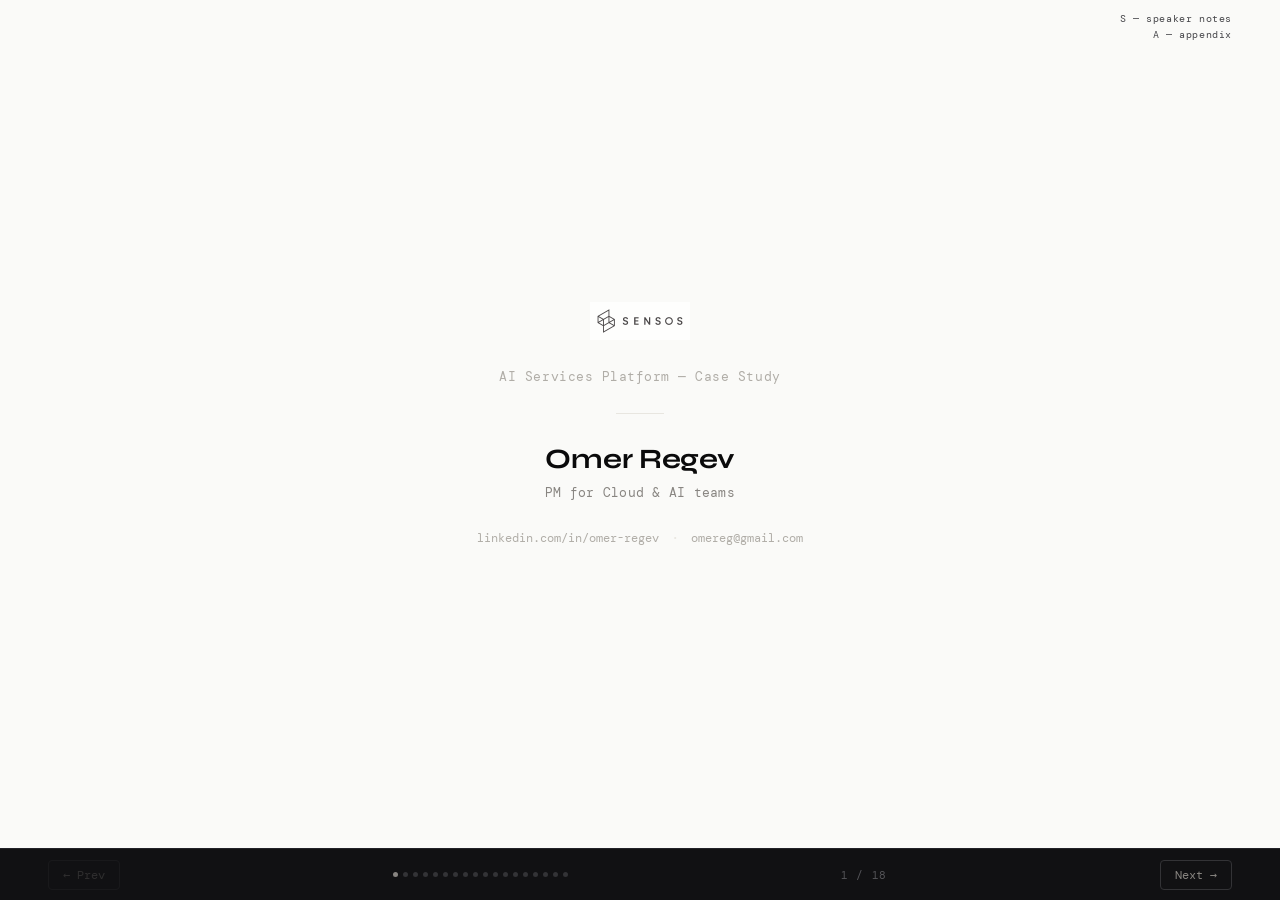
<file: index.html>
<!DOCTYPE html>
<html lang="en">
<head>
  <meta charset="UTF-8">
  <meta name="viewport" content="width=device-width, initial-scale=1.0">
  <title>Sensos — AI Services Platform (Case Study)</title>
  <link rel="preconnect" href="https://fonts.googleapis.com">
  <link rel="preconnect" href="https://fonts.gstatic.com" crossorigin>
  <link href="https://fonts.googleapis.com/css2?family=Syne:wght@400;500;600;700;800&family=DM+Mono:ital,wght@0,400;0,500;1,400&display=swap" rel="stylesheet">
  <link rel="stylesheet" href="styles.css">
</head>
<body>

<div id="deck-stage">

<!-- ══ TITLE ═════════════════════════════════════════════ -->
<section class="deck-section" id="slide-title">
  <div class="title-slide-inner">
    <img class="deck-logo-img" src="sensos%20logo.png" alt="Sensos">
    <div class="title-project">AI Services Platform — Case Study</div>
    <div class="title-divider"></div>
    <div class="title-presenter">Omer Regev</div>
    <div class="title-role">PM for Cloud &amp; AI teams</div>
    <div class="title-links">
      <a class="title-link" href="https://www.linkedin.com/in/omer-regev/" target="_blank" rel="noopener">linkedin.com/in/omer-regev</a>
      <span class="title-sep">·</span>
      <a class="title-link" href="mailto:omereg@gmail.com">omereg@gmail.com</a>
    </div>
  </div>
</section>

<!-- ══ §0 DISCOVERY ══════════════════════════════════════ -->
<section class="deck-section" id="slide-discovery">
  <div class="slide-label anim">§0 — Discovery</div>
  <h1 class="slide-heading anim">What we were working from.</h1>

  <div class="discovery-layout">
    <div class="discovery-nodes anim">
      <div class="source-node" data-node="brief">
        <div class="source-node-label">Customer Brief</div>
        <div class="source-node-subtitle">Sensos product team</div>
      </div>
      <div class="source-node" data-node="telemetry">
        <div class="source-node-label">Telemetry Spec</div>
        <div class="source-node-subtitle">Smart label capabilities</div>
      </div>
      <div class="source-node" data-node="calibration">
        <div class="source-node-label">Industry Calibration</div>
        <div class="source-node-subtitle">Call with Daniel, Head of Ops<br>D2C Rx fulfillment (UK)</div>
      </div>
    </div>

    <!-- Panel: Customer Brief -->
    <div class="discovery-panel" id="panel-brief">
      <div>
        <div class="discovery-panel-title">Customer Brief</div>
        <div class="discovery-quote">"Every week, two of our people spend about an hour a day each pulling temperature data off individual devices into Excel..."</div>
        <div class="discovery-quote">"We only find out about a temperature problem when a patient complains — we're blind to everything that arrived warm and never got reported."</div>
        <div class="discovery-quote">"That decision logic basically lives in his head."</div>
      </div>
      <div>
        <div class="discovery-panel-title" style="margin-bottom:10px">Insights derived</div>
        <ul class="arrow-list">
          <li>Ops process is person-dependent, not system-dependent</li>
          <li>Failure signal lags by days to weeks</li>
          <li>No structured remediation loop</li>
        </ul>
      </div>
    </div>

    <!-- Panel: Telemetry Spec -->
    <div class="discovery-panel" id="panel-telemetry">
      <div>
        <div class="discovery-panel-title">Telemetry Spec</div>
        <div class="discovery-quote">"Smart labels: temperature, GPS, tamper, shock. Continuous telemetry, not USB download."</div>
        <div class="discovery-quote">"5% monitored sample today — 300 out of 6,000 shipments per day."</div>
        <div class="discovery-quote">"Labels transmit in real time. Arrival events and delivery confirmations included."</div>
      </div>
      <div>
        <div class="discovery-panel-title" style="margin-bottom:10px">Insights derived</div>
        <ul class="arrow-list">
          <li>Real-time data available — nobody is reading it systematically</li>
          <li>Sample is representative: patterns on 5% apply across all 6,000</li>
          <li>Sensor data is already there; the intelligence layer is what's missing</li>
        </ul>
      </div>
    </div>

    <!-- Panel: Calibration -->
    <div class="discovery-panel" id="panel-calibration">
      <div>
        <div class="discovery-panel-title">Industry Calibration — Daniel, Head of Ops (D2C Rx, UK)</div>
        <div class="discovery-quote">"6,000 packages per day, direct to patients. About 1,000 employees."</div>
        <div class="discovery-quote">"98% delivery success — that's the industry standard. We buy our way there."</div>
        <div class="discovery-quote">"Ice is about 40% of our COP. We use 2 boxes because we don't know which routes need less."</div>
      </div>
      <div>
        <div class="discovery-panel-title" style="margin-bottom:10px">Calibration inputs used</div>
        <ul class="arrow-list">
          <li>2% out-of-range rate (98% success = industry standard)</li>
          <li>$500 avg package value (Daniel's range: £150-500, conservative)</li>
          <li>$1 COP — ice is ~40% of this ($0.40/package)</li>
          <li>6,000/day as realistic D2C pharma scale</li>
        </ul>
        <div class="discovery-key-insight" style="margin-top:16px">"98% success is BOUGHT, not engineered." Visibility would enable safe reduction — same performance, less spend.</div>
      </div>
    </div>

    <!-- Empty state -->
    <div class="discovery-empty">← Click a source to expand</div>
  </div>
</section>

<!-- ══ §1 PROBLEM ════════════════════════════════════════ -->
<section class="deck-section" id="slide-problem">
  <div class="slide-label anim">§1 — The Problem</div>
  <h1 class="slide-heading anim">Who's running this operation, and what's breaking for them.</h1>

  <div class="problem-layout anim">
    <!-- Left: persona cards -->
    <div class="persona-list">
      <div class="persona-card" data-persona="ops-lead">
        <span class="badge badge-primary">Primary</span>
        <div class="persona-card-name">Ops Lead</div>
      </div>
      <div class="persona-card" data-persona="ops-team">
        <span class="badge badge-primary">Primary</span>
        <div class="persona-card-name">Ops Team ×2</div>
      </div>
      <div class="persona-card" data-persona="warehouse">
        <span class="badge badge-downstream">Downstream</span>
        <div class="persona-card-name">Warehouse Team</div>
      </div>
      <div class="persona-card" data-persona="patient">
        <span class="badge badge-enduser">End User</span>
        <div class="persona-card-name">Patient</div>
      </div>
      <div class="persona-card" data-persona="compliance">
        <span class="badge badge-inferred">Inferred</span>
        <div class="persona-card-name">Compliance Officer</div>
      </div>
    </div>

    <!-- Right: detail panels -->
    <div style="flex:1;display:flex;flex-direction:column;gap:12px;min-height:0">

      <div class="persona-detail-panel" id="detail-ops-lead">
        <div class="jtbd-block">
          <div class="jtbd-label">Job to be done</div>
          <div class="jtbd-text">Get temperature-sensitive medications to the patient in spec, at scale, without living inside the process.</div>
          <div class="subjob-row">
            <span class="subjob-pill">Monitor</span>
            <span class="subjob-pill">Detect</span>
            <span class="subjob-pill">Attribute</span>
            <span class="subjob-pill">Remediate</span>
            <span class="subjob-pill">Optimize</span>
          </div>
        </div>
        <ul class="cross-list">
          <li>Blind to in-transit failures until a patient complains</li>
          <li>Decision logic lives in his head — not documented, not transferable, not auditable</li>
          <li>Remediates by emailing warehouses — no confirmation, no feedback loop</li>
          <li>Patterns catch him too late (Friday review = week of damage already done)</li>
          <li>Over-provisions because he can't see what's needed. Hits 98% by spending more, not by knowing more.</li>
          <li>Lanes accumulate drift — carrier performance, seasonal patterns, ice config — with no system to surface what needs adjusting and when.</li>
        </ul>
      </div>

      <div class="persona-detail-panel" id="detail-ops-team">
        <div class="jtbd-block">
          <div class="jtbd-label">Job to be done</div>
          <div class="jtbd-text">Keep the ops lead informed and the operation moving.</div>
          <div class="subjob-row">
            <span class="subjob-pill">Data collection</span>
            <span class="subjob-pill">Weekly reporting</span>
            <span class="subjob-pill">Ad-hoc lookups</span>
          </div>
        </div>
        <ul class="cross-list">
          <li>1 hour/day each pulling USB logger data into Excel</li>
          <li>Compile a weekly sheet for the ops lead's Friday review</li>
          <li>Their entire value is manual data wrangling — no analysis, no action authority</li>
          <li>At 15× scale: this process doesn't stretch. It breaks. 300 shipments/day from USB loggers is not physically possible.</li>
        </ul>
      </div>

      <div class="persona-detail-panel" id="detail-warehouse">
        <div class="jtbd-block">
          <div class="jtbd-label">Job to be done</div>
          <div class="jtbd-text">Pack and dispatch shipments correctly, respond to ops lead instructions.</div>
          <div class="subjob-row">
            <span class="subjob-pill">Packing</span>
            <span class="subjob-pill">Ice config</span>
            <span class="subjob-pill">Dispatch</span>
          </div>
        </div>
        <ul class="cross-list">
          <li>Receives instructions by email — no structured confirmation back</li>
          <li>No visibility on whether changes actually worked</li>
          <li>At scale: email chains break under volume of concurrent exceptions</li>
        </ul>
      </div>

      <div class="persona-detail-panel" id="detail-patient">
        <div class="jtbd-block">
          <div class="jtbd-label">Job to be done</div>
          <div class="jtbd-text">Receive medication in spec, on time, without having to think about logistics.</div>
          <div class="subjob-row">
            <span class="subjob-pill">Receive delivery</span>
            <span class="subjob-pill">Confirm receipt</span>
          </div>
        </div>
        <ul class="cross-list">
          <li>Current failure signal: their complaint — after the product has already failed</li>
          <li>On direct-ship lanes: a missed delivery means out-of-range product sitting in a warm van</li>
        </ul>
      </div>

      <div class="persona-detail-panel" id="detail-compliance">
        <div class="jtbd-block">
          <div class="jtbd-label">Job to be done</div>
          <div class="jtbd-text">Demonstrate regulatory adherence at scale.</div>
          <div class="subjob-row">
            <span class="subjob-pill">Audit readiness</span>
            <span class="subjob-pill">Reporting</span>
            <span class="subjob-pill">Incident documentation</span>
          </div>
        </div>
        <ul class="cross-list">
          <li>No structured audit trail for temperature excursions today</li>
          <li>At scale: manual incident reporting becomes a liability</li>
          <li>Compliance is a readiness play — becomes urgent when volumes grow or regulators audit</li>
        </ul>
      </div>
    </div>
  </div>

  <div class="two-problems anim">
    <div class="problem-card">
      <div class="problem-card-title">Blindness</div>
      <div class="problem-card-body">They only find out about a failure when a patient complains. Everything else is invisible.</div>
    </div>
    <div class="problem-card">
      <div class="problem-card-title">Over-provisioning trap</div>
      <div class="problem-card-body">98% delivery success — bought, not engineered.</div>
      <div class="problem-card-callout">Safe cost reduction is impossible without visibility.</div>
    </div>
  </div>
</section>

<!-- ══ §2a COST ═══════════════════════════════════════════ -->
<section class="deck-section" id="slide-cost">
  <div class="slide-label anim">§2 — The Cost</div>
  <h1 class="slide-heading anim">What blindness costs.</h1>

  <div class="cost-layout">
    <div class="cost-block anim">
      <div>
        <div class="cost-number">$22M</div>
        <div class="cost-unit">/ year — product exposure</div>
      </div>
      <div>
        <div class="cost-formula">6,000 packages/day × 365 × 2% out-of-range × $500/package</div>
        <div class="cost-note">Product loss + reship. Before regulatory exposure. Before patient harm. The floor, not the ceiling.</div>
      </div>
    </div>

    <div class="cost-block anim">
      <div>
        <div class="cost-number secondary">+$440K</div>
        <div class="cost-unit">/ year — over-provisioning waste</div>
      </div>
      <div>
        <div class="cost-formula">6,000 packages/day × 365 × $1 COP × 20% saving potential</div>
        <div class="cost-note">Over-provisioning waste — already being spent. Recoverable once you can see what's actually needed.</div>
      </div>
    </div>

    <div class="assumptions-table anim">
      <div class="assumptions-label">Assumptions and sources</div>
      <div class="assumption-row"><span class="assumption-key">6,000 packages/day</span><span class="assumption-val">Daniel (D2C Rx comparable)</span></div>
      <div class="assumption-row"><span class="assumption-key">2% out-of-range rate</span><span class="assumption-val">Industry standard · Daniel confirmed</span></div>
      <div class="assumption-row"><span class="assumption-key">$500 avg package value</span><span class="assumption-val">Daniel: £150-500 range, conservative midpoint</span></div>
      <div class="assumption-row"><span class="assumption-key">$1 COP (ice = $0.40 = 40%)</span><span class="assumption-val">Daniel: £1-1.5, simplified</span></div>
      <div class="assumption-row"><span class="assumption-key">20% ice saving potential</span><span class="assumption-val">2-box to 1-box on proven lanes</span></div>
    </div>
  </div>
</section>

<!-- ══ §2b MATRIX ═════════════════════════════════════════ -->
<section class="deck-section" id="slide-matrix">
  <div class="slide-label anim">§2 — Impact / Effort</div>
  <h1 class="slide-heading anim">Where to pull first.</h1>

  <div class="matrix-layout">
    <div class="matrix-container anim">
      <svg id="impact-matrix" viewBox="0 0 700 400" xmlns="http://www.w3.org/2000/svg">
        <!-- Axes -->
        <line x1="80" y1="20" x2="80" y2="360" stroke="#E8E6E0" stroke-width="1.5"/>
        <line x1="80" y1="360" x2="640" y2="360" stroke="#E8E6E0" stroke-width="1.5"/>

        <!-- Y axis label -->
        <text x="18" y="195" font-size="10" fill="#888581" font-family="DM Mono, monospace"
              transform="rotate(-90, 18, 195)" text-anchor="middle" letter-spacing="1">IMPACT</text>
        <text x="46" y="28" font-size="9" fill="#B0ADA7" font-family="DM Mono, monospace" text-anchor="middle">HIGH</text>
        <text x="46" y="358" font-size="9" fill="#B0ADA7" font-family="DM Mono, monospace" text-anchor="middle">LOW</text>

        <!-- X axis label -->
        <text x="360" y="390" font-size="10" fill="#888581" font-family="DM Mono, monospace"
              text-anchor="middle" letter-spacing="1">EFFORT</text>
        <text x="88" y="378" font-size="9" fill="#B0ADA7" font-family="DM Mono, monospace">HIGH</text>
        <text x="610" y="378" font-size="9" fill="#B0ADA7" font-family="DM Mono, monospace">LOW</text>

        <!-- Focus zone and dots drawn by JS -->
      </svg>
    </div>

    <div class="matrix-footer anim">
      <div style="font-family:var(--font-mono);font-size:11px;color:var(--muted-2)">
        Hover or click any dot for detail
      </div>
    </div>
  </div>
</section>

<!-- ══ §2c WHAT WE'RE SOLVING ════════════════════════════ -->
<section class="deck-section" id="slide-solving">
  <div class="slide-label anim">§2 — What We're Solving</div>
  <h1 class="slide-heading anim">Four problems. Four agents.</h1>

  <div class="solving-list anim">
    <div class="solving-item">
      <div class="solving-num">1</div>
      <div>
        <div class="solving-text">Detect</div>
        <div class="solving-sub">Real-time, before the patient complaint. The foundation everything else depends on.</div>
        <div class="solving-agent">→ Shipment Intelligence Agent</div>
      </div>
    </div>
    <div class="solving-item">
      <div class="solving-num">2</div>
      <div>
        <div class="solving-text">Prevent</div>
        <div class="solving-sub">Intervene while the shipment is still moving. Proactive weather adjustments; reactive mid-transit handling.</div>
        <div class="solving-agent">→ Prevention Agent</div>
      </div>
    </div>
    <div class="solving-item">
      <div class="solving-num">3</div>
      <div>
        <div class="solving-text">Attribute + Remediate</div>
        <div class="solving-sub">Close the loop. Root cause, structured action, outcome check. Manual process breaks at scale.</div>
        <div class="solving-agent">→ Resolution Agent</div>
      </div>
    </div>
    <div class="solving-item">
      <div class="solving-num">4</div>
      <div>
        <div class="solving-text">Optimise</div>
        <div class="solving-sub">Right-provision once you can see what's needed. $440K/yr in over-provisioning, recoverable.</div>
        <div class="solving-agent">→ Optimization Agent</div>
      </div>
    </div>
  </div>

  <div class="solving-footer anim">
    <button class="not-solving-toggle" id="not-solving-btn">What we're not solving →</button>
  </div>

  <!-- Overlay: what we're NOT solving -->
  <div class="not-solving-overlay" id="not-solving-overlay">
    <div class="not-solving-header">
      <div class="not-solving-title">What we're not solving — and why</div>
      <button class="not-solving-close" id="not-solving-close">✕ Close</button>
    </div>
    <div class="not-solving-items">
      <div class="not-solving-item">
        <div class="not-solving-label">Lane Optimization</div>
        <div class="not-solving-reason">Low urgency. Client raised it last. Becomes available once the detection layer is in place and lane data is accumulating.</div>
      </div>
      <div class="not-solving-item">
        <div class="not-solving-label">Monitor (labor)</div>
        <div class="not-solving-reason">Solved by Sensos adoption itself, not by an agent. USB-logger data wrangling goes away when smart labels go everywhere.</div>
      </div>
      <div class="not-solving-item">
        <div class="not-solving-label">Reporting</div>
        <div class="not-solving-reason">A byproduct of the automation we're already building. Structured logs exist once the agents are running. No separate workstream needed.</div>
      </div>
      <div class="not-solving-item">
        <div class="not-solving-label">High-Value Pareto</div>
        <div class="not-solving-reason">Real problem. Different intervention type — requires human judgment, not agent automation. Out of scope for this build, not out of scope permanently.</div>
      </div>
      <div class="not-solving-item">
        <div class="not-solving-label">Compliance automation</div>
        <div class="not-solving-reason">High impact when it matters. A readiness play: critical when volumes grow or regulators audit. Requires regulatory approval to automate actions — not our constraint to solve today.</div>
      </div>
    </div>
  </div>
</section>

<!-- ══ §3.1 VISION ════════════════════════════════════════ -->
<section class="deck-section" id="slide-vision">
  <div class="slide-label anim">§3.1 — Vision</div>
  <h1 class="slide-heading anim">What Sensos is becoming.</h1>

  <div class="vision-statement anim">
    An AI agent for autonomous ops, driven by real-time data. Extending the team, not just facilitating the work.
  </div>

  <div class="vision-transform anim">
    <div class="vision-state">
      <div class="vision-state-label">Today</div>
      <div class="vision-state-title">Visibility platform</div>
      <div class="vision-state-body">Data dashboards. The human reads and decides what to do. Everything is available. Nothing happens without someone acting on it.</div>
    </div>
    <div class="vision-arrow">→</div>
    <div class="vision-state">
      <div class="vision-state-label">Where this goes</div>
      <div class="vision-state-title">AI services platform</div>
      <div class="vision-state-body">Agents act. They report back what they handled. The ops team reviews, steers, and makes the judgment calls on the exceptions that matter.</div>
    </div>
  </div>

  <div class="ceo-quote anim">
    <div class="ceo-quote-text">"We don't hand the customer a dashboard. We hand them a resolution log. By the time they look up, it's already done."</div>
    <div class="ceo-quote-attr">Aviv — CEO, Sensos</div>
  </div>
</section>

<!-- ══ §3.2 PLATFORM ══════════════════════════════════════ -->
<section class="deck-section" id="slide-platform">
  <div class="slide-label anim">§3.2 — Platform</div>
  <h1 class="slide-heading anim">We're not building an agent for one client. We're building the infrastructure.</h1>

  <div class="platform-grid anim">
    <div class="platform-col">
      <div class="platform-col-label">Triggers</div>
      <div class="platform-item">Telemetry / events (every label reading)</div>
      <div class="platform-item">Scheduled (batch, daily, weekly cycles)</div>
      <div class="platform-item">Manual invocation (any authenticated user)</div>
      <div class="platform-expanded-items" id="triggers-expanded">
        <div class="platform-item">Webhook / external event (carrier, WMS)</div>
        <div class="platform-item">Rule threshold crossing (configurable)</div>
      </div>
      <button class="platform-expand-btn" data-target="triggers-expanded" data-more="+ 2 more" data-less="− show less">+ 2 more</button>
    </div>
    <div class="platform-col">
      <div class="platform-col-label">Knowledge base</div>
      <div class="platform-item">Shipment history (per-shipment records)</div>
      <div class="platform-item">Lane performance data (patterns, baselines)</div>
      <div class="platform-item">Rules engine (configurable per customer)</div>
      <div class="platform-expanded-items" id="kb-expanded">
        <div class="platform-item">Carrier SLAs + tracking history</div>
        <div class="platform-item">Weather history + regional patterns</div>
        <div class="platform-item">Product catalog (temp specs, value tiers)</div>
        <div class="platform-item">Customer preferences + SLAs</div>
      </div>
      <button class="platform-expand-btn" data-target="kb-expanded" data-more="+ 4 more" data-less="− show less">+ 4 more</button>
    </div>
    <div class="platform-col">
      <div class="platform-col-label">Tools</div>
      <div class="platform-item">Threshold evaluator</div>
      <div class="platform-item">Anomaly scorer</div>
      <div class="platform-item">Cost calculator</div>
      <div class="platform-expanded-items" id="tools-expanded">
        <div class="platform-item">Carrier tracking API</div>
        <div class="platform-item">Carrier instruction dispatch</div>
        <div class="platform-item">Weather forecast API</div>
        <div class="platform-item">Shipping matrix (read / write)</div>
        <div class="platform-item">Customer notify (SMS + email)</div>
        <div class="platform-item">Outcome checker (self-scheduled)</div>
      </div>
      <button class="platform-expand-btn" data-target="tools-expanded" data-more="+ 6 more" data-less="− show less">+ 6 more</button>
    </div>
  </div>

  <div class="platform-key-line anim">
    Client team or implementation team configures agents on top. New customer use case = new agent configuration, not new tools.
  </div>

  <div class="platform-focus-note anim">For this case study, four agents on this infrastructure. The platform supports any configuration — these four map to this customer's ranked problems.</div>
  <div class="agent-mapping anim">
    <div class="mapping-row">
      <span class="mapping-problem">Detect</span>
      <span class="mapping-arrow">→</span>
      <span class="mapping-agent" style="color:var(--si)">Shipment Intelligence Agent</span>
    </div>
    <div class="mapping-row">
      <span class="mapping-problem">Prevent</span>
      <span class="mapping-arrow">→</span>
      <span class="mapping-agent" style="color:var(--pa)">Prevention Agent</span>
    </div>
    <div class="mapping-row">
      <span class="mapping-problem">Attribute + Remediate</span>
      <span class="mapping-arrow">→</span>
      <span class="mapping-agent" style="color:var(--ra)">Resolution Agent</span>
    </div>
    <div class="mapping-row">
      <span class="mapping-problem">Optimise</span>
      <span class="mapping-arrow">→</span>
      <span class="mapping-agent" style="color:var(--oa)">Optimization Agent</span>
    </div>
  </div>
</section>

<!-- ══ §3.3 ARCHITECTURE ══════════════════════════════════ -->
<section class="deck-section" id="slide-arch">
  <div class="slide-label anim">§3.3 — Architecture</div>
  <h1 class="slide-heading anim">How it's structured. Click any agent for detail.</h1>

  <div class="arch-layout anim">
    <div class="arch-diagram">

      <!-- Trigger Layer -->
      <div class="arch-layer">
        <div class="arch-layer-label">Trigger Layer</div>
        <div class="trigger-nodes">
          <div class="trigger-node">
            Telemetry / Events
            <div class="trigger-node-sub">Continuous — fires on every label reading</div>
          </div>
          <div class="trigger-node">
            Scheduled
            <div class="trigger-node-sub">Weather scans, batch analysis cycles</div>
          </div>
          <div class="trigger-node">
            Manual invocation
            <div class="trigger-node-sub">Any authenticated user. Invocation authority is separate from approval authority.</div>
          </div>
        </div>
      </div>

      <div class="arch-connector">↓</div>

      <!-- Agent Layer -->
      <div class="arch-layer">
        <div class="arch-layer-label">Agent Layer</div>
        <div class="orchestrator-box">
          <div class="orchestrator-name">Orchestrator</div>
          <div class="orchestrator-sub">routes · logs · escalates</div>
        </div>
        <div class="agent-nodes">
          <div class="agent-node" data-agent="si">
            <div class="agent-dot" style="background:var(--si)">SI</div>
            <div class="agent-node-name">Shipment Intelligence</div>
            <div class="agent-node-click">click for spec →</div>
          </div>
          <div class="agent-node" data-agent="ra">
            <div class="agent-dot" style="background:var(--ra)">RA</div>
            <div class="agent-node-name">Resolution</div>
            <div class="agent-node-click">click for spec →</div>
          </div>
          <div class="agent-node" data-agent="pa">
            <div class="agent-dot" style="background:var(--pa)">PA</div>
            <div class="agent-node-name">Prevention</div>
            <div class="agent-node-click">click for spec →</div>
          </div>
          <div class="agent-node" data-agent="oa">
            <div class="agent-dot" style="background:var(--oa)">OA</div>
            <div class="agent-node-name">Optimization</div>
            <div class="agent-node-click">click for spec →</div>
          </div>
        </div>
      </div>

      <div class="arch-connector">↓</div>

      <!-- Decision Layer -->
      <div class="arch-layer">
        <div class="arch-layer-label">Decision / Output Layer</div>
        <div class="decision-tiers">
          <div class="decision-tier">
            <div class="tier-label">Small</div>
            <div class="tier-name">Auto-execute</div>
            <div style="font-size:11.5px;color:var(--muted);margin-top:5px">Routine, within guardrails, logged</div>
          </div>
          <div class="decision-tier">
            <div class="tier-label">Medium</div>
            <div class="tier-name">Ops Team Member</div>
            <div style="font-size:11.5px;color:var(--muted);margin-top:5px">Certified for limited decisions</div>
          </div>
          <div class="decision-tier">
            <div class="tier-label">Large</div>
            <div class="tier-name">Ops Lead</div>
            <div style="font-size:11.5px;color:var(--muted);margin-top:5px">High-stakes, novel, or high-cost</div>
          </div>
        </div>
      </div>
    </div>

    <!-- Agent spec card panel (populated by JS) -->
    <div id="agent-spec-panel"></div>
  </div>
</section>

<!-- ══ §3.4 HUMAN-IN-THE-LOOP (framework) ══════════════ -->
<section class="deck-section" id="slide-hitl-framework">
  <div class="slide-label anim">§3.4 — Human-in-the-Loop</div>
  <h1 class="slide-heading anim">Autonomy is earned. Three things keep the human in control.</h1>

  <div class="hitl-framework anim">
    <div class="hitl-row">
      <div class="hitl-num">01</div>
      <div class="hitl-content">
        <div class="hitl-name">Permissions</div>
        <div class="hitl-desc">Who decides what, and at what stakes. Every agent action has a tier: auto-execute, team review, or ops-lead sign-off.</div>
      </div>
      <div class="hitl-ref">Permissions →</div>
    </div>
    <div class="hitl-row">
      <div class="hitl-num">02</div>
      <div class="hitl-content">
        <div class="hitl-name">Transparency</div>
        <div class="hitl-desc">Every action is logged, expandable, and auditable. Outcome by default. Full reasoning trace on demand.</div>
      </div>
      <div class="hitl-ref">Transparency →</div>
    </div>
    <div class="hitl-row">
      <div class="hitl-num">03</div>
      <div class="hitl-content">
        <div class="hitl-name">Evaluation</div>
        <div class="hitl-desc">Agents measure their own outcomes. Autonomy expands only when results justify it. Trust is earned, not assumed.</div>
      </div>
      <div class="hitl-ref">Evaluation →</div>
    </div>
  </div>
</section>

<!-- ══ §3.4 PERMISSIONS ══════════════════════════════════ -->
<section class="deck-section" id="slide-humanloop">
  <div class="slide-label anim">§3.4 — Permissions</div>
  <h1 class="slide-heading anim">How the human stays in control.</h1>

  <div class="human-loop-layout">
    <div class="loop-tier anim">
      <div>
        <div class="loop-tier-name">Pre-approved</div>
        <div class="loop-tier-title">Auto-execute</div>
        <div class="loop-tier-body">Routine decisions within guardrails. Agent acts, logs it, outcome monitored. No human needed unless the outcome check flags an issue.</div>
      </div>
      <div class="loop-tier-tag">Small decisions</div>
    </div>

    <div class="loop-tier anim">
      <div>
        <div class="loop-tier-name">Ops Team Member approval</div>
        <div class="loop-tier-title">Team review</div>
        <div class="loop-tier-body">Certified for limited decisions. Agent proposes and a team member approves in Slack or the UI. Ops lead not involved.</div>
      </div>
      <div class="loop-tier-tag">Medium decisions</div>
    </div>

    <div class="loop-tier anim">
      <div>
        <div class="loop-tier-name">Ops Lead approval</div>
        <div class="loop-tier-title">Lead review</div>
        <div class="loop-tier-body">High-stakes, novel, or high-cost. Agent proposes with: attribution, confidence, cost, alternatives. One action to approve. Not a workflow.</div>
      </div>
      <div class="loop-tier-tag">Large decisions</div>
    </div>

    <div class="loop-eval anim">
      <strong>Evaluations monitor the pre-approved tier.</strong> The agent schedules outcome checks on its own actions. Human overrides are logged as signal and feed into retraining. Autonomy stays safe because performance is continuously measured.
    </div>

    <div class="loop-config-note anim">
      <strong>Thresholds are configurable per customer.</strong> What counts as a "Small" auto-execute decision for one customer may be a "Large" (ops-lead approval) for another. Emailing a warehouse might auto-execute for a high-trust customer and require sign-off for a new one. The tier model is a policy — each customer tunes it.
    </div>

    <div class="loop-guardrail-note anim">
      <strong>Guardrails sit above this.</strong> The tier model governs who approves what. A separate guardrail layer defines what agents are never allowed to do — hard limits that block actions before they reach any queue, regardless of tier or confidence. Examples: no lane changes beyond a weekly cap, no patient contact below ops-lead tier, no write actions above a cost threshold. Permission tiers are one part of the broader agent safety model.
    </div>
  </div>
</section>

<!-- ══ §3.5 SHOW / HIDE ═══════════════════════════════════ -->
<section class="deck-section" id="slide-showhide">
  <div class="slide-label anim">§3.5 — Transparency: What We Show the User</div>
  <h1 class="slide-heading anim">Every action is logged. Nothing is a black box.</h1>

  <div class="showhide-layout anim">
    <div class="showhide-principle">
      We show the outcome, not the methodology. Full reasoning is always one click away.
    </div>

    <!-- Level 1 -->
    <div class="log-level open" id="level-1">
      <div class="log-level-header">
        <div class="log-level-title">
          <span class="log-level-num">Level 1</span>
          <span class="log-level-label">Outcome (default)</span>
        </div>
        <span class="log-toggle">↓</span>
      </div>
      <div class="log-level-body">
        <div class="log-l1">
          <span class="log-l1-agent" style="color:var(--ra)">[RA]</span>
          Resolution Agent · Miami–NYC · 14:32
          <br>
          Updated ice config to 2 boxes · next 5 shipments · warehouse notified.
        </div>
      </div>
    </div>

    <!-- Level 2 -->
    <div class="log-level" id="level-2">
      <div class="log-level-header">
        <div class="log-level-title">
          <span class="log-level-num">Level 2</span>
          <span class="log-level-label">Tasks (expand)</span>
        </div>
        <span class="log-toggle">↓</span>
      </div>
      <div class="log-level-body">
        <div class="log-l2">
          <div class="log-l2-row"><span class="log-l2-check">✓</span><span>Carrier tracking: no delays or incidents</span></div>
          <div class="log-l2-row"><span class="log-l2-check">✓</span><span>Weather: 31°C Miami, heat advisory active</span></div>
          <div class="log-l2-row"><span class="log-l2-check">✓</span><span>Lane history: 1-box config set Nov 2024, never recalibrated for summer</span></div>
          <div class="log-l2-row"><span class="log-l2-check">✓</span><span>Root cause: ice under-specified for ambient (87% confidence)</span></div>
          <div class="log-l2-row"><span class="log-l2-check">✓</span><span>Action: 2 boxes for next 5 shipments</span></div>
          <div class="log-l2-row"><span class="log-l2-check">✓</span><span>Shipping matrix updated · warehouse notified and confirmed 14:31</span></div>
        </div>
      </div>
    </div>

    <!-- Level 3 -->
    <div class="log-level" id="level-3">
      <div class="log-level-header">
        <div class="log-level-title">
          <span class="log-level-num">Level 3</span>
          <span class="log-level-label">Reasoning trace (audit log)</span>
        </div>
        <span class="log-toggle">↓</span>
      </div>
      <div class="log-level-body">
        <div class="log-l3">
          <div class="log-l3-line"><span class="log-l3-time">14:30:01</span><span class="log-l3-event">Received: shipments #4398-4400 · temps 6.8 / 6.7 / 6.9°C</span></div>
          <div class="log-l3-line"><span class="log-l3-time">14:30:03</span><span class="log-l3-action">→ carrier_tracking_api: no delays, no scan gaps → not carrier</span></div>
          <div class="log-l3-line"><span class="log-l3-time">14:30:05</span><span class="log-l3-action">→ weather_forecast_api: 31°C Miami, heat advisory active</span></div>
          <div class="log-l3-line"><span class="log-l3-time">14:30:08</span><span class="log-l3-action">→ shipment_data_store: OOR 0% Oct-Apr, 4.2% Jun-Aug</span></div>
          <div class="log-l3-line"><span class="log-l3-time">         </span><span class="log-l3-event">&nbsp;&nbsp;ice config: 1 box since Nov 2024 (unchanged) → seasonal mismatch</span></div>
          <div class="log-l3-line"><span class="log-l3-time">14:30:11</span><span class="log-l3-event">Confidence: 87% ice · 13% carrier · threshold for auto: 80%</span></div>
          <div class="log-l3-line"><span class="log-l3-time">         </span><span class="log-l3-event">&nbsp;&nbsp;Tier: Small → auto-execute</span></div>
          <div class="log-l3-line"><span class="log-l3-time">14:30:12</span><span class="log-l3-action">→ shipping_matrix (write): 1 box → 2 boxes · next 5</span></div>
          <div class="log-l3-line"><span class="log-l3-time">14:30:14</span><span class="log-l3-action">→ carrier_instruction_dispatch: ACK 14:31:02</span></div>
        </div>
      </div>
    </div>
  </div>
</section>

<!-- ══ §3.6 EVALS ══════════════════════════════════════════ -->
<section class="deck-section" id="slide-evals">
  <div class="slide-label anim">§3.6 — Evaluation: Evals &amp; Learning</div>
  <h1 class="slide-heading anim">Four feedback loops. How agents get better.</h1>

  <div class="evals-layout">
    <div class="eval-block anim">
      <div>
        <div class="eval-name">Implicit Reaction</div>
      </div>
      <div class="eval-body">Agent detects when a human reverses its decision. Holds as a weak signal. If the pattern repeats, it flags for review and adjusts behavior. No explicit feedback required.</div>
    </div>
    <div class="eval-block anim">
      <div>
        <div class="eval-name">Explicit Directive</div>
      </div>
      <div class="eval-body">Ops lead flags: "this action was wrong." High-confidence signal. Feeds directly into agent rules. One tap on any log entry to flag. Optional free-text to explain.</div>
    </div>
    <div class="eval-block anim">
      <div>
        <div class="eval-name">Outcome Eval</div>
      </div>
      <div class="eval-body">Did the action actually move the metric? Resolution Agent: did OOR rate drop on the next N shipments? Prevention: failure rate with vs. without intervention? The agent schedules its own follow-up check — appears in the activity log days later.</div>
    </div>
    <div class="eval-block moat anim">
      <div>
        <div class="eval-name">Cross-Entity Learning</div>
        <span class="eval-moat-tag">← the moat</span>
      </div>
      <div class="eval-body moat-body">What worked on Lane A becomes a recommendation for Lane B. Pattern on one product informs another with the same temp profile. Across Sensos customers: aggregate rules, not raw data — defensible for pharma. No individual customer accumulates this breadth of signal. Sensos does.</div>
    </div>
    <div class="eval-appendix-note anim">Success metrics — what we're measuring toward — are defined in appendix slide B (after the Thanks slide).</div>
  </div>
</section>

<!-- ══ §4.1 MENTAL MODEL ══════════════════════════════════ -->
<section class="deck-section" id="slide-mental">
  <div class="slide-label anim">§4 — UI/UX: Dashboards Are the Devil, Life Is a Game</div>
  <h1 class="slide-heading anim">The mental model first.</h1>

  <div class="game-metaphor anim">
    <div class="game-meta-label">The frame for what follows</div>
    <div class="game-meta-body">Think of running the operation like a strategy game. The ops user is optimising their routes, their lanes, their outcomes. The agents handle the ground-level moves so the user can focus on the decisions that matter. They're on the same side.</div>
  </div>

  <div class="mental-model-cards anim">
    <div class="mental-card">
      <div class="mental-card-label">Entity</div>
      <div class="mental-card-title">Products</div>
      <div class="mental-card-body">What's being shipped. Temperature spec. Value tier. The rules that govern cold-chain behaviour.</div>
    </div>
    <div class="mental-card">
      <div class="mental-card-label">Entity</div>
      <div class="mental-card-title">Shipments</div>
      <div class="mental-card-body">A product on a lane, in motion. Telemetry streaming. In range or not. An instance of something that's happened once.</div>
    </div>
    <div class="mental-card">
      <div class="mental-card-label">Primary axis</div>
      <div class="mental-card-title">Lanes</div>
      <div class="mental-card-body">The route. Where decisions live and accumulate. When an agent fixes something, the fix almost always applies to the lane — not just one shipment.</div>
    </div>
  </div>

  <div class="mental-data-layer anim">
    <span class="mental-data-icon">↑</span>
    <div>
      <strong>Sensos smart labels</strong> provide continuous telemetry on every entity in motion — temperature, GPS, tamper, shock. This is the data layer that feeds all three.
      <span class="mental-partial-note">Simplified model — not the full entity schema.</span>
    </div>
  </div>

  <div class="mental-joint-principle anim">
    The operation is managed by humans and AI agents — together.
    <div class="mental-joint-body">Both are participants. Neither is just watching. The surface treats them as peers in the same team, not as "the tool" and "the operator."</div>
  </div>
</section>

<!-- ══ §4.2 DESIGN INTENT ════════════════════════════════ -->
<section class="deck-section" id="slide-intent">
  <div class="slide-label anim">§4.2 — Design Intent</div>
  <h1 class="slide-heading anim">Four things the tool does for the ops user.</h1>

  <div class="intent-layout">
    <div class="intent-block anim">
      <div class="intent-num">(1)</div>
      <div>
        <div class="intent-title">Acts automatically</div>
        <div class="intent-body">Automations and AI handle the routine. The ops user doesn't see this unless they want to. The activity log is the receipt.</div>
      </div>
    </div>
    <div class="intent-block anim">
      <div class="intent-num">(2)</div>
      <div>
        <div class="intent-title">Surfaces what matters</div>
        <div class="intent-body">Questions. Problems. Approvals. The agent comes to the user — not the other way around. Nothing important requires going looking.</div>
      </div>
    </div>
    <div class="intent-block anim">
      <div class="intent-num">(3)</div>
      <div>
        <div class="intent-title">Lets the user drive</div>
        <div class="intent-body">React to what agents surface. Or be proactive — invoke an agent, change a rule, adjust a threshold, steer the operation.</div>
      </div>
    </div>
    <div class="intent-block anim">
      <div class="intent-num">(4)</div>
      <div>
        <div class="intent-title">Lives in your tools</div>
        <div class="intent-body">Agents act through the channels the ops team already uses. Alerts in Slack. Tickets in Monday or ServiceNow. No new inbox to check — the platform reaches into the existing workflow.</div>
        <div class="intent-tools">
          <span class="intent-tool-tag">Slack</span>
          <span class="intent-tool-tag">Monday</span>
          <span class="intent-tool-tag">ServiceNow</span>
          <span class="intent-tool-tag">email</span>
        </div>
      </div>
    </div>
  </div>
</section>

<!-- ══ §4.3 DEMO ═══════════════════════════════════════════ -->
<section class="deck-section" id="slide-demo">
  <div class="slide-label anim">§4.3 — Demo</div>
  <h1 class="slide-heading anim">Let's see it.</h1>

  <div class="demo-layout">
    <div class="demo-wireframe-note anim">
      <strong>What this is:</strong> a wireframe, not a finished build. Not everything is wired. The point is to show the vision of how the ops team experiences the platform with the agents — not a production UI.
    </div>

    <a class="demo-open-btn anim" href="demo/index.html" target="_blank">
      <svg width="16" height="16" viewBox="0 0 16 16" fill="none">
        <path d="M6 3H3a1 1 0 0 0-1 1v9a1 1 0 0 0 1 1h9a1 1 0 0 0 1-1v-3M9 2h5m0 0v5m0-5L7 9" stroke="currentColor" stroke-width="1.5" stroke-linecap="round" stroke-linejoin="round"/>
      </svg>
      Open interactive demo
    </a>

    <div class="demo-watch-list anim">
      <div class="demo-watch-item">
        <span class="demo-watch-num">1</span>
        <span>Main view — quiet state (nothing needs you) vs. active state (one exception pending). The difference between a calm morning and a decision required.</span>
      </div>
      <div class="demo-watch-item">
        <span class="demo-watch-num">2</span>
        <span>Activity feed — how the agent reports vs. how it asks. Resolved items vs. the open escalation card.</span>
      </div>
      <div class="demo-watch-item">
        <span class="demo-watch-num">3</span>
        <span>Expansion — one click to verify (Level 2 tasks), two clicks to audit (Level 3 reasoning trace). The principle in practice, not in description.</span>
      </div>
    </div>
  </div>
</section>

<!-- ══ §5 RECAP ════════════════════════════════════════════ -->
<section class="deck-section" id="slide-recap">
  <div class="slide-label anim">§5 — Recap</div>
  <h1 class="slide-heading anim">What we set out to answer.</h1>

  <div class="recap-layout">
    <div class="check-list anim">
      <div class="check-item">
        <div class="check-mark">✓</div>
        <div class="check-content">
          <div class="check-q">Do you expose the agent's reasoning, or just the outcome?</div>
          <div class="check-a">Outcome by default. Reasoning on demand. Three zoom levels.</div>
          <div class="check-ref">§3.5</div>
        </div>
      </div>
      <div class="check-item">
        <div class="check-mark">✓</div>
        <div class="check-content">
          <div class="check-q">Do you show every action or only the ones that need a human?</div>
          <div class="check-a">Pre-approval for routine. Escalation by type for the rest.</div>
          <div class="check-ref">§3.4</div>
        </div>
      </div>
      <div class="check-item">
        <div class="check-mark">✓</div>
        <div class="check-content">
          <div class="check-q">Is each service its own page, one surface, or something else?</div>
          <div class="check-a">One surface. Organized by Lane, not by service.</div>
          <div class="check-ref">§4</div>
        </div>
      </div>
      <div class="check-item">
        <div class="check-mark">✓</div>
        <div class="check-content">
          <div class="check-q">How does the surface avoid being a dashboard?</div>
          <div class="check-a">It speaks first. Agent as author. Ops lead as editor.</div>
          <div class="check-ref">§4</div>
        </div>
      </div>
    </div>

    <div class="expansion-path anim">
      <div style="font-family:var(--font-mono);font-size:10px;letter-spacing:0.08em;text-transform:uppercase;color:var(--muted-2);margin-bottom:10px">Where this goes</div>
      <div class="expansion-row">
        <span class="expansion-highlight">More coverage</span>
        <span class="expansion-arrow">→</span>
        <span>Richer sample</span>
        <span class="expansion-arrow">→</span>
        <span class="expansion-highlight">Sharper patterns</span>
      </div>
      <div class="expansion-row">
        <span class="expansion-highlight">Better patterns</span>
        <span class="expansion-arrow">→</span>
        <span>Better recommendations</span>
        <span class="expansion-arrow">→</span>
        <span class="expansion-highlight">Less manual overhead</span>
      </div>
      <div class="expansion-row">
        <span class="expansion-highlight">Cross-customer</span>
        <span class="expansion-arrow">→</span>
        <span>Network learning</span>
        <span class="expansion-arrow">→</span>
        <span class="expansion-highlight">Moat compounds over time</span>
      </div>
      <div class="expansion-row">
        <span class="expansion-highlight">Approved decisions</span>
        <span class="expansion-arrow">→</span>
        <span>Become rules</span>
        <span class="expansion-arrow">→</span>
        <span class="expansion-highlight">Autonomy expands safely</span>
      </div>
    </div>
  </div>
</section>

<!-- ══ THANK YOU ════════════════════════════════════════════ -->
<section class="deck-section" id="slide-thanks">
  <div class="title-slide-inner">
    <img class="deck-logo-img" src="sensos%20logo.png" alt="Sensos">
    <div class="title-divider"></div>
    <div class="title-presenter">Thank you.</div>
    <div class="title-role" style="font-size:16px;font-weight:600;color:var(--ink);font-family:var(--font-ui);margin-bottom:16px">Omer Regev</div>
    <div class="title-links">
      <a class="title-link" href="https://www.linkedin.com/in/omer-regev/" target="_blank" rel="noopener">linkedin.com/in/omer-regev</a>
      <span class="title-sep">·</span>
      <a class="title-link" href="mailto:omereg@gmail.com">omereg@gmail.com</a>
    </div>
  </div>
</section>

<!-- ══ APPENDIX OVERLAY (inside stage — inherits zoom) ════ -->
<div id="appendix-overlay">
  <div class="appendix-chrome">
    <div class="appendix-tabs">
      <button class="appendix-tab active" data-panel="appendix-a">A — Assumptions</button>
      <button class="appendix-tab" data-panel="appendix-b">B — Success Metrics</button>
      <button class="appendix-tab" data-panel="appendix-c">C — Future Scope</button>
    </div>
    <button id="appendix-close">← Back to deck</button>
  </div>

  <!-- Panel A: Assumptions -->
  <div class="appendix-panel active" id="appendix-a"
       data-notes="Pull this up if anyone challenges a specific number. Column 1 traces every figure to the Daniel call or flags it as inference. Column 2 is the hidden model assumptions — the integration bets. The 'shipping matrix writable + carriers accept mid-shipment instructions' row (in orange) is the one Yair is most likely to push on — it's a real dependency, not a given. Column 3 shows the deliberate editorial cuts: considered and removed, not missed.">

    <div class="slide-label">Appendix A — Assumptions</div>
    <h1 class="slide-heading" style="font-size:23px;margin-bottom:14px">What we assumed — and where it came from.</h1>

    <div class="assumptions-3col">

      <div class="assumptions-col">
        <div class="assumptions-col-label">
          Economic calibration
          <span class="assumptions-col-sub">From the Daniel call · visible in §0 / §2a</span>
        </div>
        <div class="assumption-item">
          <div class="assumption-item-key">6,000 packages/day</div>
          <div class="assumption-item-src">Daniel — Head of Ops, UK D2C Rx</div>
        </div>
        <div class="assumption-item">
          <div class="assumption-item-key">5% sample = 300/day · assumed representative</div>
          <div class="assumption-item-src">Patterns on 5% generalise to all 6,000</div>
        </div>
        <div class="assumption-item">
          <div class="assumption-item-key">2% out-of-range rate</div>
          <div class="assumption-item-src">Daniel — "98% success is the industry standard"</div>
        </div>
        <div class="assumption-item">
          <div class="assumption-item-key">$500 avg package value</div>
          <div class="assumption-item-src">Daniel: £150–500 range · conservative midpoint</div>
        </div>
        <div class="assumption-item">
          <div class="assumption-item-key">$1 COP · ice = 40% = $0.40/package</div>
          <div class="assumption-item-src">Daniel: £1–1.5 COP · simplified</div>
        </div>
        <div class="assumption-item">
          <div class="assumption-item-key">$22M/yr = 6,000 × 2% × $500 × 365</div>
          <div class="assumption-item-src">Exposure across all shipments (not just monitored)</div>
        </div>
        <div class="assumption-item">
          <div class="assumption-item-key">$440K/yr = ~20% ice saving on proven lanes</div>
          <div class="assumption-item-src">2-box → 1-box where data supports it</div>
        </div>
      </div>

      <div class="assumptions-col">
        <div class="assumptions-col-label">
          Operational / integration
          <span class="assumptions-col-sub">Embedded in the model · not on slides</span>
        </div>
        <div class="assumption-item">
          <div class="assumption-item-key">~30% of failures are preventable</div>
          <div class="assumption-item-src">Drives Prevention ~$330K/yr on the 5%</div>
        </div>
        <div class="assumption-item">
          <div class="assumption-item-key">Ops labour ≈ $50/hr · 2 people × 1hr/day</div>
          <div class="assumption-item-src">Drives Monitor ~$26K and Report ~$5.2K figures</div>
        </div>
        <div class="assumption-item">
          <div class="assumption-item-key">Telemetry real-time · labels already on the 5%</div>
          <div class="assumption-item-src">No new hardware needed for this build</div>
        </div>
        <div class="assumption-item">
          <div class="assumption-item-key">Carrier APIs expose scan + delivery-attempt data</div>
          <div class="assumption-item-src">Needed for root-cause attribution</div>
        </div>
        <div class="assumption-item warn">
          <div class="assumption-item-key">Shipping matrix writable · carriers accept mid-shipment instructions</div>
          <div class="assumption-item-src">Biggest integration bet — Yair will flag this</div>
        </div>
        <div class="assumption-item">
          <div class="assumption-item-key">Weather API reliable enough for proactive prevention</div>
          <div class="assumption-item-src">Proactive lever depends on forecast quality</div>
        </div>
        <div class="assumption-item">
          <div class="assumption-item-key">Decision-tier thresholds configurable per customer</div>
          <div class="assumption-item-src">Stated §3.4 — what auto for one may need sign-off for another</div>
        </div>
        <div class="assumption-item">
          <div class="assumption-item-key">2–8°C chilled is the binding spec</div>
          <div class="assumption-item-src">Ambient lanes carry lower risk — modelled separately</div>
        </div>
      </div>

      <div class="assumptions-col">
        <div class="assumptions-col-label">
          Deliberately set aside
          <span class="assumptions-col-sub">Conscious calls · not oversights</span>
        </div>
        <div class="assumption-item dim">
          <div class="assumption-item-key">Daniel's #1 priority was COP, not loss prevention</div>
          <div class="assumption-item-src">We chose loss prevention as headline — positioning decision</div>
        </div>
        <div class="assumption-item dim">
          <div class="assumption-item-key">Lane Optimization $ value</div>
          <div class="assumption-item-src">Prior calc superseded — shown illustratively only on §2b</div>
        </div>
        <div class="assumption-item dim">
          <div class="assumption-item-key">High-Value Pareto (top 20% pkgs, ~$2K each)</div>
          <div class="assumption-item-src">Real problem · out of scope this build · different intervention type</div>
        </div>
        <div class="assumption-item dim">
          <div class="assumption-item-key">Compliance automation</div>
          <div class="assumption-item-src">Out of scope · audit trail is a byproduct of what we're building</div>
        </div>
        <div class="assumption-item dim">
          <div class="assumption-item-key">"98% is bought" assumes over-provisioning is the mechanism</div>
          <div class="assumption-item-src">Daniel's inference · not directly measured</div>
        </div>
      </div>

    </div>
  </div><!-- /appendix-a -->

  <!-- Panel B: Success Metrics -->
  <div class="appendix-panel" id="appendix-b"
       data-notes="Pull this up if asked 'how do you know it's working.' The North Star captures both the outcome (in-spec delivery) and the thesis (autonomy earns its place). The guardrail is critical — OOR rate must not rise as autonomy expands. Block (a) maps metrics to each of the four jobs. Block (b) is the platform story for Aviv — coverage and cross-customer learning are the ones to land. Block (c) is per-agent. Block (d) is the tool-layer test of whether the platform thesis holds.">

    <div class="slide-label">Appendix B — Success Metrics</div>
    <h1 class="slide-heading" style="font-size:23px;margin-bottom:12px">How we know it's working.</h1>

    <div class="sm-header">
      <div class="sm-north-star">
        <div class="sm-ns-label">North Star</div>
        <div class="sm-ns-text">% of monitored shipments delivered in-spec, autonomously</div>
      </div>
      <div class="sm-guardrail">
        <div class="sm-guardrail-label">Guardrail</div>
        <div class="sm-guardrail-text">Out-of-range rate must not rise as autonomy expands. Autonomy only grows if outcomes hold.</div>
      </div>
    </div>

    <div class="sm-grid">

      <div class="sm-block">
        <div class="sm-block-label">(a) Problems we're solving</div>
        <div class="sm-agent-label">Detect</div>
        <div class="sm-metric-row">Detection recall (catch rate)</div>
        <div class="sm-metric-row">False-positive / alert rate</div>
        <div class="sm-metric-row">Time-to-detection: minutes vs. days-via-complaint</div>
        <div class="sm-agent-label">Prevent</div>
        <div class="sm-metric-row">Preventable-failure capture rate</div>
        <div class="sm-metric-row">Failure rate: intervened vs. matched-control shipments</div>
        <div class="sm-metric-row">$ loss prevented (on covered shipments)</div>
        <div class="sm-agent-label">Attribute + Remediate</div>
        <div class="sm-metric-row">Attribution accuracy</div>
        <div class="sm-metric-row">Repeat-failure rate on a lane post-fix</div>
        <div class="sm-metric-row">MTTR — time from detection to resolution</div>
        <div class="sm-agent-label">Optimise</div>
        <div class="sm-metric-row">COP/shipment ↓ over 30+ days</div>
        <div class="sm-metric-row">$ saved with zero OOR regression</div>
        <div class="sm-metric-row">% lanes moved to right-provisioned config</div>
      </div>

      <div class="sm-block">
        <div class="sm-block-label">(b) Platform</div>
        <div class="sm-agent-label">Coverage</div>
        <div class="sm-metric-row">% shipments monitored (5% → growth)</div>
        <div class="sm-metric-row">Lanes and products under active management</div>
        <div class="sm-agent-label">Land-and-expand</div>
        <div class="sm-metric-row">Agents / use-cases live per customer</div>
        <div class="sm-metric-row"># customers on the Sensos network</div>
        <div class="sm-agent-label">Cross-customer learning (the moat)</div>
        <div class="sm-metric-row">Rules promoted network-wide from customer data</div>
        <div class="sm-metric-row">Lift from cross-entity recommendations vs. solo baseline</div>
        <div class="sm-agent-label">Onboarding (platform thesis test)</div>
        <div class="sm-metric-row">Time-to-add new customer / lane: config, not code</div>
        <div class="sm-metric-row">Telemetry data completeness at onboarding</div>
      </div>

      <div class="sm-block">
        <div class="sm-block-label">(c) Agents</div>
        <div class="sm-agent-label" style="color:var(--si)">SI — Shipment Intelligence</div>
        <div class="sm-metric-row">Recall; lead time before threshold crossing; false-positive rate</div>
        <div class="sm-agent-label" style="color:var(--ra)">RA — Resolution</div>
        <div class="sm-metric-row">Attribution accuracy; % auto-resolved; human-reversal rate</div>
        <div class="sm-agent-label" style="color:var(--pa)">PA — Prevention</div>
        <div class="sm-metric-row">Preventable-failure capture; over-trigger rate; outreach response rate</div>
        <div class="sm-agent-label" style="color:var(--oa)">OA — Optimization</div>
        <div class="sm-metric-row">$ saved; acceptance rate; regression rate (must stay ~0)</div>
        <div class="sm-agent-label">Cross-cutting</div>
        <div class="sm-metric-row">% auto-executed vs. escalated</div>
        <div class="sm-metric-row">Tier-graduation rate (trust earned over time)</div>
        <div class="sm-metric-row">Ops-lead manual touches per day ↓</div>
      </div>

      <div class="sm-block">
        <div class="sm-block-label">(d) Agent tools</div>
        <div class="sm-agent-label">Reliability</div>
        <div class="sm-metric-row">Tool error rate and latency per tool</div>
        <div class="sm-metric-row">Carrier-dispatch success rate (the integration bet)</div>
        <div class="sm-metric-row">Telemetry stream uptime / data completeness</div>
        <div class="sm-agent-label">Accuracy</div>
        <div class="sm-metric-row">Threshold-evaluator FP/FN rate</div>
        <div class="sm-metric-row">Confidence-scorer calibration: does 80% confidence = 80% right?</div>
        <div class="sm-metric-row">Cost-calculator: projected vs. actual savings</div>
        <div class="sm-agent-label">Reuse (platform thesis)</div>
        <div class="sm-metric-row">Agents served per tool (avg)</div>
        <div class="sm-metric-row">New use-cases added with zero new tools built</div>
      </div>

    </div>
  </div><!-- /appendix-b -->

  <!-- Panel C: Future Scope -->
  <div class="appendix-panel" id="appendix-c"
       data-notes="Use this if asked 'what did you leave out' or 'what would you do next.' These are deliberate scope calls, not gaps. The competitive landscape card matters for Aviv — the 'own all three layers' framing needs stress-testing before it becomes a sales claim. The cold-start / direct-lane-management card closes the trust question the main deck doesn't explicitly answer: how does an ops lead get from 'I approve everything' to 'the agent runs this lane.' That graduation model is the real product roadmap question.">

    <div class="slide-label">Appendix C — Deliberately Out of Scope</div>
    <h1 class="slide-heading" style="font-size:23px;margin-bottom:16px">What I'd dig into next.</h1>

    <div class="future-grid">

      <div class="future-card">
        <div class="future-card-num">01 — Competitive landscape</div>
        <div class="future-card-title">Who else is in this space</div>
        <div class="future-card-why">Tive, Controlant, Sensitech/Berlinger, Roambee for telemetry. project44/FourKites for visibility. The question is whether any competitor owns all three layers: hardware telemetry, autonomous action, and a cross-customer learning network. Sensos' defensible edge lives in that combination.</div>
        <div class="future-card-action">Do a real teardown. Map where each player sits across the stack. Stress-test the "no competitor does all three" claim before Aviv takes it into a sales conversation.</div>
      </div>

      <div class="future-card">
        <div class="future-card-num">02 — Customer's actual tool stack</div>
        <div class="future-card-title">What the ops team already uses</div>
        <div class="future-card-why">§4.2 makes a strong claim: "lives in your tools, no new inbox." But we assumed ERP/WMS + Slack + Monday/ServiceNow + Zendesk. If the real stack is different, the integration priority list changes and the design intent needs revisiting before any build starts.</div>
        <div class="future-card-action">Discovery call with the ops team specifically on tooling. Map which channels actually get attention and which are dead. Design the "lives in your tools" layer around what's used, not what's commonly used.</div>
      </div>

      <div class="future-card">
        <div class="future-card-num">03 — Adjacent customer types</div>
        <div class="future-card-title">Who else has the same need</div>
        <div class="future-card-why">Clinical trials, biologics, vaccines, fresh food/seafood, high-value electronics, specialty chemicals — same telemetry + autonomy pattern, different temp specs and regulatory regimes. Tests the "new customer = new config, not new tools" claim directly.</div>
        <div class="future-card-action">Map 3–5 adjacent verticals. For each: what's the temp spec, regulatory context, which tools already apply, what's missing. Shapes the land-and-expand story for Aviv.</div>
      </div>

      <div class="future-card">
        <div class="future-card-num">04 — Path to direct lane management</div>
        <div class="future-card-title">When agents stop proposing and start deciding</div>
        <div class="future-card-why">The demo shows propose→approve. The endgame is agents running lanes directly within guardrails. Hard questions: shadow mode duration, graduation criteria, which decisions graduate first, what evidence an ops lead needs to cede control, pharma regulatory constraints on autonomous actions.</div>
        <div class="future-card-action">Design the trust graduation model explicitly — cold-start in propose-only, measurable gates per tier. Closes the one question experienced ops leads always ask that the deck doesn't answer.</div>
      </div>

    </div>
  </div><!-- /appendix-c -->

</div><!-- /#appendix-overlay -->

<!-- ══ SPEAKER NOTES (hidden) ════════════════════════════ -->
<section class="deck-section" id="slide-speaker" style="display:none">
</section>

</div><!-- /#deck-stage -->

<!-- ── Tooltip (outside stage so fixed positioning works) ─── -->
<div id="matrix-tooltip"></div>

<!-- ── Navigation bar ───────────────────────────────────── -->
<nav id="deck-nav">
  <button class="nav-btn" id="btn-prev">← Prev</button>
  <div id="progress-dots"></div>
  <span id="slide-counter">1 / 17</span>
  <button class="nav-btn" id="btn-next">Next →</button>
</nav>

<div id="appendix-hint">A — appendix</div>

<!-- ── Speaker panel ────────────────────────────────────── -->
<div id="speaker-panel"></div>
<div id="speaker-hint">S — speaker notes</div>

<script src="data.js"></script>
<script src="app.js"></script>
</body>
</html>
</file>
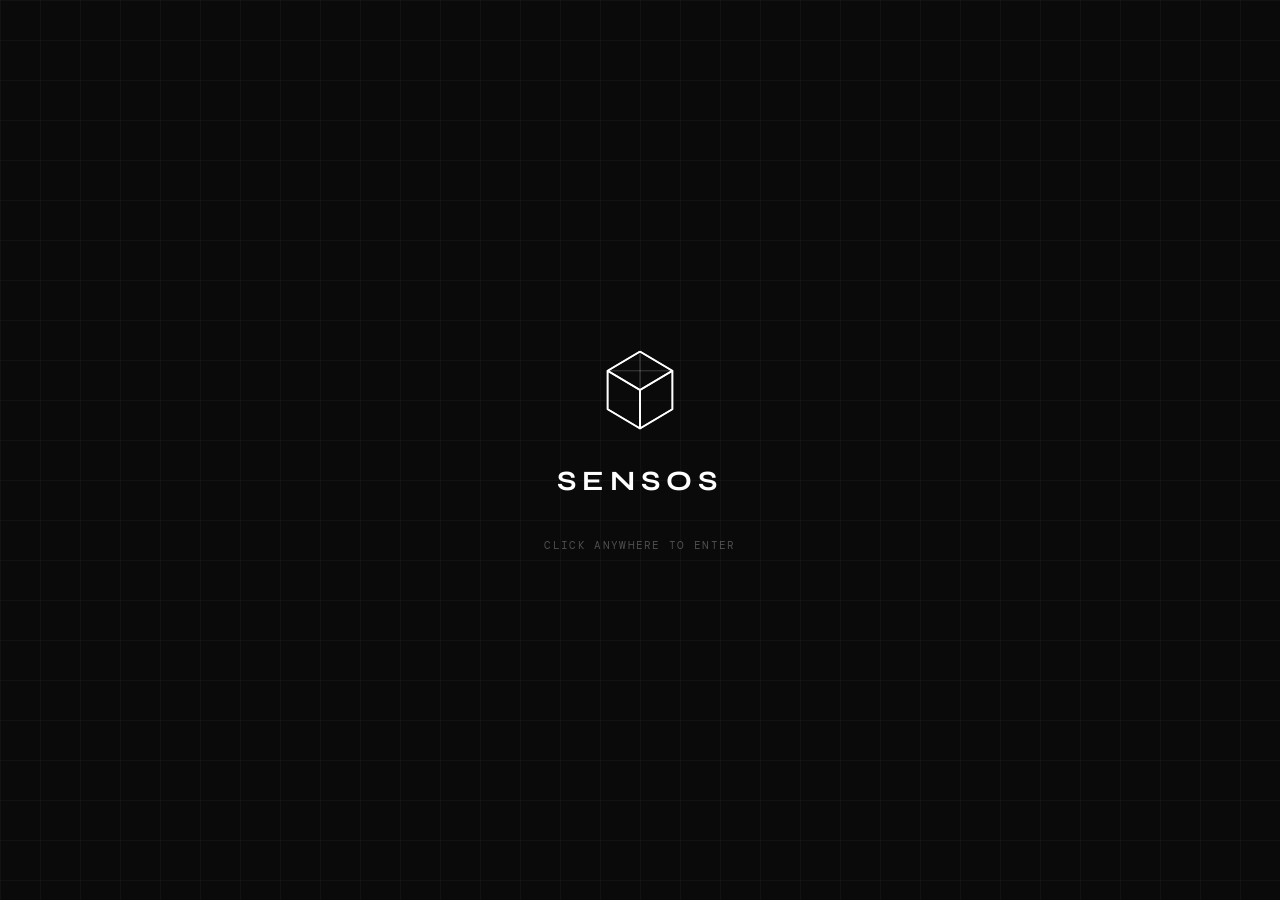
<file: demo/index.html>
<!DOCTYPE html>
<html lang="en">
<head>
  <meta charset="UTF-8">
  <meta name="viewport" content="width=1440">
  <title>Sensos — Ops Intelligence Demo</title>
  <link rel="preconnect" href="https://fonts.googleapis.com">
  <link rel="preconnect" href="https://fonts.gstatic.com" crossorigin>
  <link href="https://fonts.googleapis.com/css2?family=Syne:wght@400;500;600;700;800&family=DM+Mono:ital,wght@0,400;0,500;1,400&display=swap" rel="stylesheet">
  <link rel="stylesheet" href="styles.css">
</head>
<body>

<!-- ══════════════════════════════════════════════════════════
     SCREEN 0 — TITLE
══════════════════════════════════════════════════════════ -->
<div id="screen-title" class="screen active">
  <div class="title-inner">
    <svg class="logo-hero" viewBox="0 0 60 70" fill="none" xmlns="http://www.w3.org/2000/svg">
      <!-- Outer hexagon (isometric cube silhouette) -->
      <path class="logo-path"
        d="M30 3 L57 19 L57 51 L30 67 L3 51 L3 19 Z"
        stroke="white" stroke-width="1.2" stroke-linejoin="round"/>
      <!-- Top face -->
      <path class="logo-path"
        d="M30 3 L57 19 L30 35 L3 19 Z"
        stroke="white" stroke-width="1.5" stroke-linejoin="round"/>
      <!-- Left face -->
      <path class="logo-path"
        d="M3 19 L3 51 L30 67 L30 35 Z"
        stroke="white" stroke-width="1.5" stroke-linejoin="round"/>
      <!-- Right face -->
      <path class="logo-path"
        d="M57 19 L57 51 L30 67 L30 35 Z"
        stroke="white" stroke-width="1.5" stroke-linejoin="round"/>
      <!-- Inner structural lines -->
      <line class="logo-path" x1="30" y1="35" x2="30" y2="3"  stroke="white" stroke-width="0.7" stroke-opacity="0.3"/>
      <line class="logo-path" x1="3"  y1="19" x2="57" y2="19" stroke="white" stroke-width="0.7" stroke-opacity="0.25"/>
    </svg>
    <div class="title-wordmark">SENSOS</div>
    <div class="title-enter">Click anywhere to enter</div>
  </div>
</div>

<!-- ══════════════════════════════════════════════════════════
     SCREEN 1 — MAIN VIEW
══════════════════════════════════════════════════════════ -->
<div id="screen-main" class="screen">
  <div class="layout">
    <aside class="sidebar" data-sidebar="overview"></aside>

    <!-- Floating agent command bar -->
    <div class="lane-command-bar" id="overview-command-bar">
      <div class="lane-command-agents-label">
        <span class="lcb-dot"></span>4 agents active
      </div>
      <input class="lane-command-input" id="overview-command-input"
             type="text" autocomplete="off" spellcheck="false"
             placeholder="Ask the agents anything across the fleet...">
      <button class="lane-command-send" id="overview-command-send" aria-label="Send">
        <svg width="14" height="14" viewBox="0 0 16 16" fill="none">
          <path d="M3 8 L13 8 M9 4 L13 8 L9 12" stroke="currentColor" stroke-width="1.6" stroke-linecap="round" stroke-linejoin="round"/>
        </svg>
      </button>
    </div>

    <div class="main">
      <div class="briefing-bar" id="main-briefing"></div>
      <div class="overview-split">
        <div class="overview-left">
          <div id="fleet-summary-strip" class="fleet-summary-strip"></div>
          <!-- Tab switcher -->
          <div class="overview-tabs" id="overview-tabs">
            <button class="overview-tab-btn active" data-tab="live" onclick="setOverviewTab('live')">Live shipments</button>
            <button class="overview-tab-btn" data-tab="status" onclick="setOverviewTab('status')">Lane status</button>
          </div>
          <!-- Live shipments panel -->
          <div id="overview-live" class="overview-panel">
            <div id="main-approvals"></div>
            <div id="overview-shipments"></div>
          </div>
          <!-- Lane status panel -->
          <div id="overview-status" class="overview-panel" style="display:none"></div>
        </div>
        <div class="overview-map-panel">
          <div id="world-map-container"></div>
          <!-- Map controls overlay — shown on Lane status tab only -->
          <div id="map-controls" style="display:none"></div>
        </div>
      </div>
    </div>
  </div>
</div><!-- #screen-main -->

<!-- ══════════════════════════════════════════════════════════
     SCREEN 2 — LANE DETAIL
══════════════════════════════════════════════════════════ -->
<div id="screen-lane" class="screen">
  <div class="layout">
    <aside class="sidebar" data-sidebar="lanes"></aside>

    <!-- Lane main -->
    <!-- Floating agent command bar -->
    <div class="lane-command-bar" id="lane-command-bar">
      <div class="lane-command-agents-label">
        <span class="lcb-dot"></span>4 agents active
      </div>
      <input class="lane-command-input" id="lane-command-input"
             type="text" autocomplete="off" spellcheck="false"
             placeholder="Ask the agents to act on this lane...">
      <button class="lane-command-send" id="lane-command-send" aria-label="Send">
        <svg width="14" height="14" viewBox="0 0 16 16" fill="none">
          <path d="M3 8 L13 8 M9 4 L13 8 L9 12" stroke="currentColor" stroke-width="1.6" stroke-linecap="round" stroke-linejoin="round"/>
        </svg>
      </button>
    </div>

    <div class="lane-main">

      <!-- Lane header -->
      <div class="lane-header" id="lane-header-content">
        <!-- Rendered by JS -->
      </div>

      <!-- Lane metrics strip -->
      <div class="lane-metrics-strip" id="lane-metrics-strip">
        <!-- Rendered by JS -->
      </div>

      <!-- Stage pipeline -->
      <div class="stage-pipeline-wrap">
        <div class="pipeline-label">Shipment journey</div>
        <div class="stage-pipeline" id="stage-pipeline">
          <!-- Rendered by JS -->
        </div>
        <!-- Shipment expansion (Middle Mile) -->
        <div class="stage-shipments" id="stage-shipments-wrap">
          <div id="stage-shipments-inner"></div>
        </div>
      </div>

      <!-- Tabs -->
      <div class="tabs-bar">
        <button class="tab-btn" data-tab="history">History</button>
        <button class="tab-btn active" data-tab="live">
          Live <span class="tab-live-dot"></span>
        </button>
        <button class="tab-btn" data-tab="outlook">Outlook</button>
      </div>

      <!-- Tab body -->
      <div id="tab-live" style="flex:1;min-height:0;overflow:hidden;display:flex">
        <div class="activity-feed-wrap">
          <div id="activity-feed">
            <!-- Rendered by JS -->
          </div>
        </div>
        <aside class="config-panel">
          <div id="config-panel-content">
            <!-- Rendered by JS -->
          </div>
        </aside>
      </div>

      <!-- History tab -->
      <div id="tab-history" class="history-content" style="display:none;flex:1;overflow-y:auto">
        <div class="history-chart-title">Out-of-range rate (%) — last 6 months</div>
        <div class="mini-chart">
          <div class="chart-bar" style="height:8%"  data-val="0.1%"></div>
          <div class="chart-bar" style="height:14%" data-val="0.2%"></div>
          <div class="chart-bar" style="height:0%"  data-val="0.0%"></div>
          <div class="chart-bar warn" style="height:100%" data-val="4.2%"></div>
          <div class="chart-bar" style="height:12%" data-val="0.1%"></div>
          <div class="chart-bar" style="height:0%"  data-val="0.0%"></div>
        </div>
        <div class="chart-months">
          <span class="chart-month">Jan</span>
          <span class="chart-month">Feb</span>
          <span class="chart-month">Mar</span>
          <span class="chart-month">Jun</span>
          <span class="chart-month">Jul</span>
          <span class="chart-month">Aug</span>
        </div>
        <div style="margin-top:20px;font-size:12px;color:var(--muted);line-height:1.7">
          Jun spike caused by seasonal ice config mismatch. Resolution Agent corrected config on 14 Jun.
          Subsequent months returned to baseline.
        </div>
      </div>

      <!-- Outlook tab -->
      <div id="tab-outlook" class="outlook-content" style="display:none;flex:1;overflow-y:auto">
        <div class="outlook-item">
          <span class="outlook-icon">⚠</span>
          <div class="outlook-text">
            <strong>Heat advisory — Tue–Wed</strong>
            <span>Ambient temps forecast above 30°C in Miami. Prevention Agent monitoring 8 upcoming shipments. No action required yet.</span>
          </div>
        </div>
        <div class="outlook-item">
          <span class="outlook-icon">📦</span>
          <div class="outlook-text">
            <strong>14 shipments dispatching tomorrow</strong>
            <span>Scheduled 06:00–10:00. 2 flagged for overnight uplift by Prevention Agent (pending weather confirmation).</span>
          </div>
        </div>
        <div class="outlook-item">
          <span class="outlook-icon">💡</span>
          <div class="outlook-text">
            <strong>Optimization recommendation pending</strong>
            <span>Reduce ice to 1 box on overnight shipments Nov–Feb. Projected saving $18K/yr. Awaiting your approval.</span>
          </div>
        </div>
      </div>

    </div><!-- .lane-main -->
  </div><!-- .layout -->
</div><!-- #screen-lane -->

<!-- ══════════════════════════════════════════════════════════
     SCREEN 3 — AGENTS
══════════════════════════════════════════════════════════ -->
<div id="screen-agents" class="screen">
  <div class="layout">
    <aside class="sidebar" data-sidebar="agents"></aside>
    <div class="agents-main">
      <div class="agents-header">
        <div class="agents-title">Agents</div>
        <div class="agents-subtitle">4 agents active · All systems operational</div>
      </div>
      <div class="agents-body">
        <div class="agents-constellation" id="agents-constellation">
          <!-- Rendered by JS -->
        </div>
        <div class="agent-detail-panel" id="agent-detail-panel">
          <!-- Rendered by JS -->
        </div>
      </div>
    </div>
  </div>
</div><!-- #screen-agents -->

<!-- ══════════════════════════════════════════════════════════
     SCREEN 4 — PRODUCTS LIST
══════════════════════════════════════════════════════════ -->
<div id="screen-products" class="screen">
  <div class="layout">
    <aside class="sidebar" data-sidebar="products"></aside>
    <div class="products-main">
      <div class="briefing-bar" style="justify-content:flex-start;gap:16px">
        <div class="briefing-text"><strong>3 products</strong> · 2 chilled · 1 ambient · 1 optimization pending approval</div>
        <div class="briefing-status"><span class="briefing-dot"></span>All in spec</div>
      </div>
      <div class="content-scroll">
        <div class="section-label">Products</div>
        <div class="lane-list" id="products-lane-list">
          <!-- Rendered by JS -->
        </div>
      </div>
    </div>
  </div>
</div><!-- #screen-products -->

<!-- ══════════════════════════════════════════════════════════
     SCREEN 5 — MANAGE LANES
══════════════════════════════════════════════════════════ -->
<div id="screen-lanes" class="screen">
  <div class="layout">
    <aside class="sidebar" data-sidebar="lanes"></aside>
    <div class="products-main">
      <div class="briefing-bar" id="lanes-briefing" style="justify-content:flex-start;gap:16px">
        <!-- Rendered by JS -->
      </div>
      <div class="content-scroll">
        <div class="section-label-row">
          <div class="section-label" style="padding-top:0">Manage lanes</div>
          <button class="lanes-add-btn" onclick="showToast('Adding lanes is disabled in this demo')">+ Add lane</button>
        </div>
        <div class="lane-list" id="lanes-list">
          <!-- Rendered by JS -->
        </div>
      </div>
    </div>
  </div>
</div><!-- #screen-lanes -->

<!-- ══════════════════════════════════════════════════════════
     SCREEN 6 — PRODUCT DETAIL
══════════════════════════════════════════════════════════ -->
<div id="screen-product" class="screen">
  <div class="layout">
    <aside class="sidebar" data-sidebar="products"></aside>
    <div class="lane-main">
      <div class="lane-header" id="product-header-content"><!-- Rendered by JS --></div>
      <div id="tab-product-live" style="flex:1;min-height:0;overflow:hidden;display:flex">
        <div class="activity-feed-wrap" id="product-feed"><!-- Rendered by JS --></div>
        <aside class="config-panel" id="product-config-panel"><!-- Rendered by JS --></aside>
      </div>
    </div>
  </div>
</div><!-- #screen-product -->

<!-- ══════════════════════════════════════════════════════════
     SCREEN 7 — SHIPMENTS LIST
══════════════════════════════════════════════════════════ -->
<div id="screen-shipments" class="screen">
  <div class="layout">
    <aside class="sidebar" data-sidebar="shipments"></aside>
    <div class="products-main">
      <div class="briefing-bar" id="shipments-briefing" style="justify-content:flex-start;gap:16px">
        <!-- Rendered by JS -->
      </div>
      <div class="content-scroll">
        <div class="section-label-row">
          <div class="section-label" style="padding-top:0">Shipments</div>
          <div class="shipments-filter" id="shipments-filter">
            <button class="ship-filter-btn active" data-f="all" onclick="setShipmentFilter('all')">All</button>
            <button class="ship-filter-btn" data-f="live" onclick="setShipmentFilter('live')">Live</button>
            <button class="ship-filter-btn" data-f="delivered" onclick="setShipmentFilter('delivered')">Delivered</button>
          </div>
        </div>
        <div class="lane-list" id="shipments-list">
          <!-- Rendered by JS -->
        </div>
      </div>
    </div>
  </div>
</div><!-- #screen-shipments -->

<!-- ══════════════════════════════════════════════════════════
     SCREEN 8 — SHIPMENT DETAIL
══════════════════════════════════════════════════════════ -->
<div id="screen-shipment" class="screen">
  <div class="layout">
    <aside class="sidebar" data-sidebar="shipments"></aside>

    <!-- Floating agent command bar -->
    <div class="lane-command-bar" id="shipment-command-bar">
      <div class="lane-command-agents-label">
        <span class="lcb-dot"></span>4 agents active
      </div>
      <input class="lane-command-input" id="shipment-command-input"
             type="text" autocomplete="off" spellcheck="false"
             placeholder="Ask the agents about this shipment...">
      <button class="lane-command-send" id="shipment-command-send" aria-label="Send">
        <svg width="14" height="14" viewBox="0 0 16 16" fill="none">
          <path d="M3 8 L13 8 M9 4 L13 8 L9 12" stroke="currentColor" stroke-width="1.6" stroke-linecap="round" stroke-linejoin="round"/>
        </svg>
      </button>
    </div>

    <div class="lane-main">
      <!-- Shipment header -->
      <div class="lane-header" id="shipment-header-content">
        <!-- Rendered by JS -->
      </div>

      <!-- Journey pipeline -->
      <div class="stage-pipeline-wrap">
        <div class="pipeline-label">Shipment journey</div>
        <div class="stage-pipeline" id="shipment-pipeline">
          <!-- Rendered by JS -->
        </div>
      </div>

      <!-- Timeline -->
      <div class="shipment-timeline-wrap">
        <div class="section-label" style="padding:16px 24px 8px">Activity</div>
        <div class="updates-feed" id="shipment-timeline">
          <!-- Rendered by JS -->
        </div>
      </div>
    </div><!-- .lane-main -->
  </div><!-- .layout -->
</div><!-- #screen-shipment -->

<!-- ══════════════════════════════════════════════════════════
     AGENT POPUP CONTAINER (fixed, all screens)
══════════════════════════════════════════════════════════ -->
<div id="popup-container"></div>

<!-- ══════════════════════════════════════════════════════════
     DEMO CONTROLS (presentation only)
══════════════════════════════════════════════════════════ -->
<div id="demo-controls">
  <span class="demo-label">Scenario</span>
  <div class="demo-toggle">
    <button class="demo-toggle-btn active" data-mode="quiet">Quiet</button>
    <button class="demo-toggle-btn" data-mode="active">Exception</button>
  </div>
  <button class="demo-sim-btn" id="demo-sim-btn">Simulate agent →</button>
  <button class="demo-restart-btn" id="demo-restart-btn">↺ Restart</button>
</div>

<!-- Toast container -->
<div id="demo-toast-container"></div>

<!-- Scripts -->
<script src="data.js"></script>
<script src="map-data.js"></script>
<script src="app.js"></script>
</body>
</html>
</file>
<file: styles.css>
/* ============================================================
   SENSOS — Case Study Deck
   Aesthetic: precision instrument · monochrome · ink-on-paper
   Matches demo: same design tokens, Syne + DM Mono
   Layout: scaled 16:9 stage (1280×720), JS-driven scaling
   ============================================================ */

/* ── Variables (copied from demo/styles.css) ─────────────── */
:root {
  /* Brand palette */
  --ink:         #0A0A0B;
  --ink-2:       #18181C;
  --ink-3:       #26262C;
  --paper:       #FAFAF8;
  --surface:     #FFFFFF;
  --line:        #E8E6E0;
  --line-light:  #F0EEE9;
  --muted:       #888581;
  --muted-2:     #B0ADA7;

  /* Status */
  --ok:          #2C7A56;
  --ok-bg:       rgba(44,122,86,0.08);
  --warn:        #B5751A;
  --warn-bg:     rgba(181,117,26,0.10);
  --alert:       #AD3B3B;
  --alert-bg:    rgba(173,59,59,0.10);

  /* Agents (same as demo) */
  --si:          #5B6470;
  --ra:          #A8543A;
  --pa:          #3A5BA8;
  --oa:          #2C7A56;

  /* Typography */
  --font-ui:     'Syne', ui-sans-serif, system-ui, sans-serif;
  --font-mono:   'DM Mono', 'Geist Mono', ui-monospace, monospace;

  /* Transitions */
  --ease:        cubic-bezier(0.22, 1, 0.36, 1);

  /* Deck layout — designed for 1280×720 stage */
  --pad-h:       64px;
  --pad-v:       40px;
  --nav-h:       52px;
}

/* ── Reset ───────────────────────────────────────────────── */
*, *::before, *::after { box-sizing: border-box; margin: 0; padding: 0; }
html { font-size: 16px; -webkit-font-smoothing: antialiased; }
body {
  font-family: var(--font-ui);
  background: var(--paper);  /* fluid stage — no letterbox */
  color: var(--ink);
  overflow: hidden;
  height: 100vh;
  width: 100vw;
}
button { font-family: inherit; cursor: pointer; border: none; background: none; }
ul { list-style: none; }
a { text-decoration: none; color: inherit; }

/* ── Deck stage (fluid, zoom-scaled by JS) ───────────────── */
#deck-stage {
  position: fixed;
  top: 0;
  left: 0;
  overflow: hidden;
  background: var(--paper);
}

/* ── Deck sections ───────────────────────────────────────── */
.deck-section {
  position: absolute;
  inset: 0;
  display: flex;
  flex-direction: column;
  background: var(--paper);
  padding: var(--pad-v) var(--pad-h);
  opacity: 0;
  pointer-events: none;
  transition: opacity 0.22s var(--ease);
  overflow: hidden;
}

.deck-section.active {
  opacity: 1;
  pointer-events: all;
}

/* Speaker notes — always hidden from deck */
#slide-speaker { display: none; }

/* ── Section label + heading ─────────────────────────────── */
.slide-label {
  font-family: var(--font-mono);
  font-size: 11px;
  letter-spacing: 0.08em;
  color: var(--muted-2);
  text-transform: uppercase;
  margin-bottom: 14px;
}

.slide-heading {
  font-size: 30px;
  font-weight: 700;
  color: var(--ink);
  letter-spacing: -0.015em;
  line-height: 1.15;
  margin-bottom: 28px;
}

.slide-subheading {
  font-size: 13px;
  font-weight: 600;
  color: var(--muted);
  letter-spacing: 0.05em;
  text-transform: uppercase;
  margin-bottom: 12px;
}

/* ── Navigation bar (outside stage, fixed to viewport) ─────── */
#deck-nav {
  position: fixed;
  bottom: 0;
  left: 0;
  right: 0;
  height: var(--nav-h);
  display: flex;
  align-items: center;
  justify-content: space-between;
  padding: 0 48px;
  background: #111113;
  border-top: 1px solid #222228;
  z-index: 100;
}

.nav-btn {
  font-family: var(--font-mono);
  font-size: 12px;
  color: #888581;
  padding: 6px 14px;
  border: 1px solid #333336;
  border-radius: 4px;
  cursor: pointer;
  transition: color 0.15s, border-color 0.15s;
  background: none;
}
.nav-btn:hover { color: #FAFAF8; border-color: #888581; }
.nav-btn:disabled { opacity: 0.25; cursor: default; }

#slide-counter {
  font-family: var(--font-mono);
  font-size: 11px;
  color: #555559;
  letter-spacing: 0.05em;
}

/* Progress dots */
#progress-dots {
  display: flex;
  gap: 5px;
  align-items: center;
}
.progress-dot {
  width: 5px;
  height: 5px;
  border-radius: 50%;
  background: #333336;
  transition: background 0.2s;
  cursor: pointer;
}
.progress-dot.active { background: #888581; }

/* ── Speaker notes toggle ────────────────────────────────── */
#speaker-panel {
  display: none;
  position: fixed;
  bottom: var(--nav-h);
  left: 0;
  right: 0;
  max-height: 200px;
  background: #0A0A0B;
  color: #888581;
  font-family: var(--font-mono);
  font-size: 12px;
  line-height: 1.7;
  padding: 18px 48px;
  overflow-y: auto;
  z-index: 90;
  border-top: 1px solid #222228;
}
#speaker-panel.visible { display: block; }
#speaker-hint {
  position: fixed;
  top: 12px;
  right: 48px;
  font-family: var(--font-mono);
  font-size: 10px;
  color: #444448;
  z-index: 101;
  letter-spacing: 0.06em;
}

/* ══════════════════════════════════════════════════════════
   TITLE + THANK-YOU SLIDES
══════════════════════════════════════════════════════════ */
.title-slide-inner {
  flex: 1;
  display: flex;
  flex-direction: column;
  align-items: center;
  justify-content: center;
  text-align: center;
  gap: 0;
}

.deck-logo {
  width: 52px;
  height: 60px;
  margin-bottom: 22px;
  opacity: 0.55;
}

.deck-logo-img {
  height: 38px;
  width: auto;
  margin-bottom: 28px;
  opacity: 0.82;
}

.title-wordmark {
  font-size: 13px;
  font-weight: 700;
  letter-spacing: 0.22em;
  text-transform: uppercase;
  color: var(--muted-2);
  font-family: var(--font-mono);
  margin-bottom: 32px;
}

.title-project {
  font-size: 13px;
  font-family: var(--font-mono);
  color: var(--muted-2);
  letter-spacing: 0.04em;
  margin-bottom: 28px;
}

.title-divider {
  width: 48px;
  height: 1px;
  background: var(--line);
  margin: 0 auto 28px;
}

.title-presenter {
  font-size: 28px;
  font-weight: 700;
  color: var(--ink);
  letter-spacing: -0.01em;
  margin-bottom: 8px;
}

.title-role {
  font-family: var(--font-mono);
  font-size: 13px;
  color: var(--muted);
  margin-bottom: 28px;
  letter-spacing: 0.02em;
}

.title-links {
  display: flex;
  align-items: center;
  gap: 12px;
  font-family: var(--font-mono);
  font-size: 12px;
}

.title-link {
  color: var(--muted-2);
  text-decoration: none;
  transition: color 0.15s;
}
.title-link:hover { color: var(--ink); }

.title-sep {
  color: var(--line);
  font-size: 14px;
}

/* ══════════════════════════════════════════════════════════
   SHARED COMPONENTS
══════════════════════════════════════════════════════════ */

/* Card */
.card {
  background: var(--surface);
  border: 1px solid var(--line);
  border-radius: 6px;
  padding: 18px 20px;
}

/* Status badge */
.badge {
  font-family: var(--font-mono);
  font-size: 9.5px;
  font-weight: 500;
  letter-spacing: 0.08em;
  text-transform: uppercase;
  padding: 2px 7px;
  border-radius: 3px;
  border: 1px solid currentColor;
  opacity: 0.7;
}
.badge-primary { color: var(--ink); }
.badge-downstream { color: var(--muted); }
.badge-enduser   { color: var(--pa); }
.badge-inferred  { color: var(--muted-2); }

/* Arrow list */
.arrow-list {
  display: flex;
  flex-direction: column;
  gap: 8px;
}
.arrow-list li {
  display: flex;
  align-items: flex-start;
  gap: 10px;
  font-size: 14px;
  line-height: 1.5;
}
.arrow-list li::before {
  content: '→';
  color: var(--ok);
  font-family: var(--font-mono);
  flex-shrink: 0;
  margin-top: 1px;
}
.arrow-list li.dim::before { color: var(--muted-2); }

/* Cross list (problems) */
.cross-list {
  display: flex;
  flex-direction: column;
  gap: 8px;
}
.cross-list li {
  display: flex;
  align-items: flex-start;
  gap: 10px;
  font-size: 13.5px;
  line-height: 1.5;
  color: var(--ink-3);
}
.cross-list li::before {
  content: '✗';
  color: var(--alert);
  font-family: var(--font-mono);
  flex-shrink: 0;
}

/* Check list */
.check-list {
  display: flex;
  flex-direction: column;
  gap: 0;
}
.check-item {
  display: flex;
  align-items: flex-start;
  gap: 14px;
  padding: 16px 0;
  border-bottom: 1px solid var(--line);
}
.check-item:last-child { border-bottom: none; }
.check-mark {
  font-family: var(--font-mono);
  font-size: 18px;
  color: var(--ok);
  flex-shrink: 0;
  line-height: 1.4;
  opacity: 0;
  transform: scale(0.5);
  transition: opacity 0.3s, transform 0.3s var(--ease);
}
.check-mark.revealed { opacity: 1; transform: scale(1); }
.check-content { flex: 1; }
.check-q {
  font-size: 13px;
  color: var(--muted);
  margin-bottom: 4px;
  line-height: 1.4;
}
.check-a {
  font-size: 16px;
  font-weight: 600;
  color: var(--ink);
  line-height: 1.4;
  margin-bottom: 2px;
}
.check-ref {
  font-family: var(--font-mono);
  font-size: 10px;
  color: var(--muted-2);
}

/* ══════════════════════════════════════════════════════════
   §0 DISCOVERY
══════════════════════════════════════════════════════════ */
.discovery-layout {
  display: flex;
  gap: 32px;
  flex: 1;
  min-height: 0;
}

.discovery-nodes {
  display: flex;
  flex-direction: column;
  justify-content: center;
  gap: 18px;
  flex-shrink: 0;
  width: 224px;
}

.source-node {
  display: flex;
  flex-direction: column;
  align-items: flex-start;
  gap: 8px;
  padding: 16px 18px;
  border: 1px solid var(--line);
  border-radius: 8px;
  cursor: pointer;
  background: var(--surface);
  transition: border-color 0.15s, box-shadow 0.15s;
  position: relative;
}
.source-node:hover { border-color: var(--muted-2); }
.source-node.active { border-color: var(--ink-3); background: var(--surface); }
.source-node.active::after {
  content: '';
  position: absolute;
  right: -33px;
  top: 50%;
  transform: translateY(-50%);
  width: 32px;
  height: 1px;
  background: var(--line);
}

.source-node-label {
  font-weight: 600;
  font-size: 13.5px;
  color: var(--ink);
}
.source-node-subtitle {
  font-family: var(--font-mono);
  font-size: 10px;
  color: var(--muted);
  line-height: 1.4;
}

.discovery-panel {
  flex: 1;
  display: none;
  flex-direction: column;
  gap: 18px;
  overflow-y: auto;
  padding: 4px 2px;
}
.discovery-panel.active { display: flex; }
.discovery-panel-title {
  font-family: var(--font-mono);
  font-size: 10px;
  letter-spacing: 0.08em;
  color: var(--muted-2);
  text-transform: uppercase;
  margin-bottom: 4px;
}
.discovery-quote {
  font-family: var(--font-mono);
  font-size: 13px;
  line-height: 1.75;
  color: var(--ink-3);
  border-left: 2px solid var(--line);
  padding-left: 14px;
  margin-bottom: 4px;
}
.discovery-key-insight {
  font-family: var(--font-mono);
  font-size: 13px;
  font-weight: 500;
  color: var(--warn);
  line-height: 1.6;
  margin-top: 8px;
  padding: 12px 16px;
  background: var(--warn-bg);
  border-radius: 4px;
}
.discovery-empty {
  flex: 1;
  display: flex;
  align-items: center;
  justify-content: center;
  color: var(--muted-2);
  font-family: var(--font-mono);
  font-size: 12px;
  letter-spacing: 0.05em;
  border: 1px dashed var(--line);
  border-radius: 8px;
}

/* ══════════════════════════════════════════════════════════
   §1 PROBLEM
══════════════════════════════════════════════════════════ */
.problem-layout {
  display: flex;
  gap: 28px;
  flex: 1;
  min-height: 0;
}

.persona-list {
  display: flex;
  flex-direction: column;
  gap: 7px;
  flex-shrink: 0;
  width: 200px;
  justify-content: flex-start;
  padding-top: 4px;
}

.persona-card {
  padding: 11px 14px;
  border: 1px solid var(--line);
  border-radius: 6px;
  cursor: pointer;
  background: var(--surface);
  transition: border-color 0.15s;
  display: flex;
  flex-direction: column;
  gap: 5px;
}
.persona-card:hover { border-color: var(--muted-2); }
.persona-card.active { border-color: var(--ink-3); }
.persona-card-name { font-weight: 600; font-size: 13.5px; }

.persona-detail-panel {
  flex: 1;
  display: none;
  flex-direction: column;
  gap: 12px;
  overflow-y: auto;
  min-height: 0;
}
.persona-detail-panel.active { display: flex; }

.jtbd-block {
  background: var(--surface);
  border: 1px solid var(--line);
  border-radius: 6px;
  padding: 16px 18px;
  flex-shrink: 0;
}
.jtbd-label {
  font-family: var(--font-mono);
  font-size: 10px;
  letter-spacing: 0.08em;
  text-transform: uppercase;
  color: var(--muted-2);
  margin-bottom: 8px;
}
.jtbd-text {
  font-size: 15px;
  font-weight: 600;
  line-height: 1.45;
  color: var(--ink);
}
.subjob-row {
  display: flex;
  flex-wrap: wrap;
  gap: 6px;
  margin-top: 10px;
}
.subjob-pill {
  font-family: var(--font-mono);
  font-size: 10.5px;
  color: var(--muted);
  padding: 3px 9px;
  border: 1px solid var(--line);
  border-radius: 20px;
}

.two-problems {
  display: grid;
  grid-template-columns: 1fr 1fr;
  gap: 14px;
  padding-top: 14px;
  border-top: 1px solid var(--line);
  flex-shrink: 0;
}
.problem-card {
  background: var(--surface);
  border: 1px solid var(--line);
  border-radius: 6px;
  padding: 14px 16px;
}
.problem-card-title {
  font-size: 14px;
  font-weight: 700;
  color: var(--ink);
  margin-bottom: 6px;
  letter-spacing: -0.01em;
}
.problem-card-body { font-size: 13px; color: var(--muted); line-height: 1.5; }
.problem-card-callout {
  font-family: var(--font-mono);
  font-size: 11.5px;
  color: var(--warn);
  margin-top: 8px;
  line-height: 1.5;
}

/* ══════════════════════════════════════════════════════════
   §2a COST
══════════════════════════════════════════════════════════ */
.cost-layout {
  flex: 1;
  display: flex;
  flex-direction: column;
  justify-content: center;
  gap: 0;
}

.cost-block {
  padding: 24px 0;
  border-bottom: 1px solid var(--line);
  display: grid;
  grid-template-columns: 210px 1fr;
  gap: 32px;
  align-items: start;
}
.cost-block:first-child { border-top: 1px solid var(--line); }

.cost-number {
  font-size: 52px;
  font-weight: 800;
  letter-spacing: -0.03em;
  line-height: 1;
  color: var(--ink);
}
.cost-number.secondary { font-size: 38px; color: var(--ink-2); }
.cost-unit {
  font-family: var(--font-mono);
  font-size: 12px;
  color: var(--muted);
  margin-top: 6px;
}
.cost-formula {
  font-family: var(--font-mono);
  font-size: 12px;
  color: var(--muted);
  line-height: 1.6;
  margin-bottom: 8px;
}
.cost-note { font-size: 13.5px; color: var(--muted); line-height: 1.5; }

.assumptions-table {
  margin-top: 20px;
  border-top: 1px solid var(--line);
  padding-top: 14px;
}
.assumptions-label {
  font-family: var(--font-mono);
  font-size: 10px;
  letter-spacing: 0.08em;
  text-transform: uppercase;
  color: var(--muted-2);
  margin-bottom: 10px;
}
.assumption-row {
  display: grid;
  grid-template-columns: 230px 1fr;
  gap: 16px;
  padding: 5px 0;
  border-bottom: 1px solid var(--line-light);
  font-family: var(--font-mono);
  font-size: 12px;
}
.assumption-row:last-child { border-bottom: none; }
.assumption-key { color: var(--muted); }
.assumption-val { color: var(--ink-3); }

/* ══════════════════════════════════════════════════════════
   §2b MATRIX
══════════════════════════════════════════════════════════ */
.matrix-layout {
  flex: 1;
  display: flex;
  flex-direction: column;
  min-height: 0;
  gap: 10px;
}

.matrix-container {
  position: relative;
  flex: 1;
  min-height: 0;
}

#impact-matrix {
  width: 100%;
  height: 100%;
}

.matrix-dot {
  cursor: pointer;
}

.matrix-footer {
  display: flex;
  align-items: center;
  justify-content: flex-end;
  flex-shrink: 0;
}

/* Matrix tooltip (outside stage, fixed to viewport) */
#matrix-tooltip {
  position: fixed;
  background: var(--surface);
  border: 1px solid var(--line);
  border-radius: 6px;
  padding: 14px 16px;
  box-shadow: 0 4px 16px rgba(0,0,0,0.08);
  max-width: 270px;
  display: none;
  z-index: 200;
  pointer-events: none;
}
#matrix-tooltip.visible { display: block; }
.tooltip-title {
  font-weight: 700;
  font-size: 13.5px;
  margin-bottom: 8px;
}
.tooltip-row {
  font-size: 12.5px;
  line-height: 1.5;
  color: var(--muted);
  margin-bottom: 4px;
}
.tooltip-row strong { color: var(--ink); font-family: var(--font-mono); }
.tooltip-value { font-family: var(--font-mono); font-size: 12.5px; color: var(--ink); font-weight: 500; margin-bottom: 6px; }
.tooltip-rationale { font-size: 12.5px; color: var(--ink-3); line-height: 1.5; margin-top: 6px; border-top: 1px solid var(--line); padding-top: 6px; }

/* ══════════════════════════════════════════════════════════
   §2c WHAT WE'RE SOLVING
══════════════════════════════════════════════════════════ */
.solving-list {
  display: flex;
  flex-direction: column;
  gap: 0;
  flex: 1;
}
.solving-item {
  display: grid;
  grid-template-columns: 32px 1fr;
  gap: 16px;
  align-items: center;
  padding: 16px 0;
  border-bottom: 1px solid var(--line);
}
.solving-item:last-child { border-bottom: none; }
.solving-num {
  font-family: var(--font-mono);
  font-size: 22px;
  font-weight: 700;
  color: var(--line);
  line-height: 1;
}
.solving-text { font-size: 19px; font-weight: 600; color: var(--ink); }
.solving-sub { font-size: 13px; color: var(--muted); margin-top: 4px; }
.solving-agent {
  font-family: var(--font-mono);
  font-size: 11px;
  color: var(--muted-2);
  margin-top: 4px;
}

.solving-footer {
  padding-top: 14px;
  flex-shrink: 0;
  border-top: 1px solid var(--line-light);
}

.not-solving-toggle {
  font-family: var(--font-mono);
  font-size: 11.5px;
  color: var(--muted-2);
  border: 1px solid var(--line);
  border-radius: 4px;
  padding: 7px 14px;
  cursor: pointer;
  background: none;
  transition: color 0.15s, border-color 0.15s;
}
.not-solving-toggle:hover { color: var(--muted); border-color: var(--muted-2); }

/* Not-solving overlay */
.not-solving-overlay {
  position: absolute;
  inset: 0;
  background: var(--paper);
  z-index: 10;
  display: none;
  flex-direction: column;
  padding: var(--pad-v) var(--pad-h);
  gap: 20px;
}
.not-solving-overlay.open { display: flex; }

.not-solving-header {
  display: flex;
  align-items: flex-start;
  justify-content: space-between;
  gap: 16px;
}

.not-solving-title {
  font-size: 26px;
  font-weight: 700;
  color: var(--ink);
  letter-spacing: -0.01em;
}

.not-solving-close {
  font-family: var(--font-mono);
  font-size: 11.5px;
  color: var(--muted);
  border: 1px solid var(--line);
  border-radius: 4px;
  padding: 6px 14px;
  cursor: pointer;
  background: none;
  transition: color 0.15s;
  flex-shrink: 0;
  margin-top: 4px;
}
.not-solving-close:hover { color: var(--ink); border-color: var(--muted-2); }

.not-solving-items {
  display: flex;
  flex-direction: column;
  gap: 0;
  flex: 1;
}

.not-solving-item {
  padding: 16px 0;
  border-bottom: 1px solid var(--line);
  display: grid;
  grid-template-columns: 200px 1fr;
  gap: 28px;
  align-items: start;
}
.not-solving-item:first-child { border-top: 1px solid var(--line); }

.not-solving-label {
  font-size: 14px;
  font-weight: 600;
  color: var(--muted);
  padding-top: 1px;
}

.not-solving-reason {
  font-size: 14px;
  color: var(--ink-3);
  line-height: 1.55;
}

/* ══════════════════════════════════════════════════════════
   §3.1 VISION
══════════════════════════════════════════════════════════ */
.vision-statement {
  font-size: 20px;
  font-weight: 700;
  color: var(--ink);
  line-height: 1.4;
  max-width: 700px;
  margin-bottom: 24px;
  padding-bottom: 20px;
  border-bottom: 1px solid var(--line);
  letter-spacing: -0.01em;
}

.vision-transform {
  display: flex;
  align-items: stretch;
  gap: 0;
  flex: 1;
  margin-bottom: 20px;
  min-height: 0;
}

.vision-state {
  flex: 1;
  padding: 22px 24px;
  border: 1px solid var(--line);
  border-radius: 6px;
  background: var(--surface);
  display: flex;
  flex-direction: column;
  gap: 0;
}

.vision-state-label {
  font-family: var(--font-mono);
  font-size: 10px;
  letter-spacing: 0.08em;
  text-transform: uppercase;
  color: var(--muted-2);
  margin-bottom: 10px;
}

.vision-state-title {
  font-size: 20px;
  font-weight: 700;
  color: var(--ink);
  margin-bottom: 12px;
  letter-spacing: -0.01em;
}

.vision-state-body {
  font-size: 14px;
  color: var(--muted);
  line-height: 1.6;
}

.vision-arrow {
  display: flex;
  align-items: center;
  justify-content: center;
  font-size: 30px;
  color: var(--muted-2);
  padding: 0 28px;
  flex-shrink: 0;
  font-family: var(--font-mono);
}

.ceo-quote {
  border-top: 1px solid var(--line);
  padding-top: 20px;
  flex-shrink: 0;
}
.ceo-quote-text {
  font-size: 19px;
  font-weight: 600;
  color: var(--ink);
  line-height: 1.45;
  margin-bottom: 10px;
  max-width: 720px;
}
.ceo-quote-attr {
  font-family: var(--font-mono);
  font-size: 11px;
  color: var(--muted-2);
  letter-spacing: 0.06em;
}

/* ══════════════════════════════════════════════════════════
   §3.2 PLATFORM
══════════════════════════════════════════════════════════ */
.platform-grid {
  display: grid;
  grid-template-columns: 1fr 1fr 1fr;
  gap: 0;
  border: 1px solid var(--line);
  border-radius: 6px;
  overflow: hidden;
  margin-bottom: 18px;
}
.platform-col {
  padding: 16px 18px;
  border-right: 1px solid var(--line);
}
.platform-col:last-child { border-right: none; }
.platform-col-label {
  font-family: var(--font-mono);
  font-size: 10px;
  letter-spacing: 0.08em;
  text-transform: uppercase;
  color: var(--muted-2);
  margin-bottom: 12px;
  border-bottom: 1px solid var(--line);
  padding-bottom: 10px;
}
.platform-item {
  font-size: 13px;
  color: var(--muted);
  line-height: 1.7;
}
.platform-expanded-items {
  display: none;
}
.platform-expanded-items.open {
  display: block;
}
.platform-expand-btn {
  font-family: var(--font-mono);
  font-size: 10.5px;
  color: var(--muted-2);
  border: 1px solid var(--line);
  border-radius: 3px;
  padding: 3px 9px;
  cursor: pointer;
  background: none;
  margin-top: 8px;
  transition: color 0.15s, border-color 0.15s;
  display: block;
}
.platform-expand-btn:hover { color: var(--muted); border-color: var(--muted-2); }

.platform-key-line {
  font-size: 14px;
  font-weight: 600;
  color: var(--ink);
  line-height: 1.4;
  padding: 12px 0;
  border-top: 1px solid var(--line);
  border-bottom: 1px solid var(--line);
  margin-bottom: 16px;
}

.platform-focus-note {
  font-family: var(--font-mono);
  font-size: 11px;
  color: var(--muted-2);
  margin-bottom: 12px;
  font-style: italic;
}

.agent-mapping {
  display: grid;
  grid-template-columns: 1fr 1fr;
  gap: 7px;
}
.mapping-row {
  display: flex;
  align-items: center;
  gap: 12px;
  padding: 9px 14px;
  border: 1px solid var(--line);
  border-radius: 5px;
  background: var(--surface);
}
.mapping-problem { font-size: 13.5px; font-weight: 600; color: var(--muted); flex: 1; }
.mapping-arrow { font-family: var(--font-mono); color: var(--line); }
.mapping-agent {
  font-family: var(--font-mono);
  font-size: 11.5px;
  font-weight: 600;
}

/* ══════════════════════════════════════════════════════════
   §3.3 ARCHITECTURE
══════════════════════════════════════════════════════════ */
.arch-layout {
  flex: 1;
  display: flex;
  gap: 20px;
  min-height: 0;
  position: relative;
}

.arch-diagram {
  flex: 1;
  display: flex;
  flex-direction: column;
  gap: 0;
  min-height: 0;
}

.arch-layer {
  border: 1px solid var(--line);
  border-radius: 6px;
  padding: 12px 16px;
  background: var(--surface);
}

.arch-layer-label {
  font-family: var(--font-mono);
  font-size: 9.5px;
  letter-spacing: 0.08em;
  text-transform: uppercase;
  color: var(--muted-2);
  margin-bottom: 10px;
}

.arch-connector {
  display: flex;
  justify-content: center;
  color: var(--line);
  font-family: var(--font-mono);
  font-size: 18px;
  padding: 2px 0;
  line-height: 1;
}

/* Trigger layer */
.trigger-nodes {
  display: flex;
  gap: 10px;
}
.trigger-node {
  flex: 1;
  border: 1px solid var(--line);
  border-radius: 5px;
  padding: 9px 12px;
  font-size: 13px;
  color: var(--ink-3);
}
.trigger-node-sub {
  font-family: var(--font-mono);
  font-size: 10px;
  color: var(--muted-2);
  margin-top: 4px;
  line-height: 1.4;
}

/* Orchestrator */
.orchestrator-box {
  border: 1px solid var(--line);
  border-radius: 5px;
  padding: 9px 16px;
  text-align: center;
  width: 180px;
  margin: 0 auto 12px;
}
.orchestrator-name { font-weight: 600; font-size: 13.5px; color: var(--ink); margin-bottom: 4px; }
.orchestrator-sub { font-family: var(--font-mono); font-size: 10px; color: var(--muted); }

/* Agent nodes */
.agent-nodes {
  display: flex;
  gap: 10px;
  justify-content: center;
}
.agent-node {
  display: flex;
  flex-direction: column;
  align-items: center;
  gap: 6px;
  padding: 10px 14px;
  border-radius: 6px;
  border: 1px solid var(--line);
  cursor: pointer;
  background: var(--surface);
  transition: border-color 0.15s, background 0.15s;
  flex: 1;
  max-width: 140px;
}
.agent-node:hover { border-color: var(--muted-2); background: var(--paper); }
.agent-node.selected { border-color: var(--ink-3); }
.agent-dot {
  width: 32px;
  height: 32px;
  border-radius: 50%;
  display: flex;
  align-items: center;
  justify-content: center;
  font-family: var(--font-mono);
  font-size: 11px;
  font-weight: 600;
  color: white;
}
.agent-node-name { font-family: var(--font-mono); font-size: 10px; color: var(--muted); text-align: center; line-height: 1.3; }
.agent-node-click { font-family: var(--font-mono); font-size: 9px; color: var(--muted-2); }

/* Decision layer */
.decision-tiers {
  display: flex;
  gap: 10px;
}
.decision-tier {
  flex: 1;
  border: 1px solid var(--line);
  border-radius: 5px;
  padding: 9px 12px;
}
.tier-label { font-family: var(--font-mono); font-size: 10px; color: var(--muted-2); margin-bottom: 4px; }
.tier-name { font-size: 13px; font-weight: 600; color: var(--ink); }

/* Spec card panel */
#agent-spec-panel {
  width: 300px;
  flex-shrink: 0;
  border: 1px solid var(--line);
  border-radius: 6px;
  background: var(--surface);
  display: none;
  flex-direction: column;
  overflow-y: auto;
  padding: 16px 18px;
  gap: 12px;
}
#agent-spec-panel.visible { display: flex; }

.spec-panel-header {
  display: flex;
  align-items: flex-start;
  justify-content: space-between;
  gap: 10px;
}
.spec-panel-code {
  font-family: var(--font-mono);
  font-size: 22px;
  font-weight: 700;
}
.spec-panel-close {
  font-family: var(--font-mono);
  font-size: 16px;
  color: var(--muted-2);
  cursor: pointer;
  padding: 2px 6px;
  border: 1px solid var(--line);
  border-radius: 3px;
  background: none;
  line-height: 1;
}
.spec-panel-close:hover { color: var(--ink); border-color: var(--muted); }
.spec-panel-name { font-size: 13.5px; font-weight: 600; color: var(--ink); }
.spec-panel-tagline { font-size: 12px; color: var(--muted); font-style: italic; }

.spec-section-label {
  font-family: var(--font-mono);
  font-size: 9px;
  letter-spacing: 0.1em;
  text-transform: uppercase;
  color: var(--muted-2);
  margin-bottom: 5px;
}
.spec-section-body {
  font-size: 12px;
  color: var(--ink-3);
  line-height: 1.55;
}
.spec-tool-list {
  font-family: var(--font-mono);
  font-size: 10.5px;
  color: var(--muted);
  display: flex;
  flex-direction: column;
  gap: 3px;
}
.spec-tool-list li::before { content: '· '; }
.spec-mem-row { display: flex; gap: 8px; align-items: flex-start; margin-bottom: 5px; }
.spec-mem-key {
  font-family: var(--font-mono);
  font-size: 9.5px;
  text-transform: uppercase;
  color: var(--muted-2);
  flex-shrink: 0;
  padding-top: 1px;
  width: 36px;
}
.spec-mem-val { font-size: 11px; color: var(--muted); line-height: 1.5; }
.spec-note {
  font-family: var(--font-mono);
  font-size: 10.5px;
  color: var(--warn);
  padding: 8px 10px;
  background: var(--warn-bg);
  border-radius: 4px;
}
.spec-divider { border: none; border-top: 1px solid var(--line); }

/* ══════════════════════════════════════════════════════════
   §3.4 HUMAN IN LOOP
══════════════════════════════════════════════════════════ */
.human-loop-layout {
  flex: 1;
  display: flex;
  flex-direction: column;
  gap: 0;
  justify-content: center;
}

.loop-tier {
  padding: 16px 0;
  border-bottom: 1px solid var(--line);
  display: grid;
  grid-template-columns: 1fr 140px;
  gap: 24px;
  align-items: start;
}
.loop-tier:first-child { border-top: 1px solid var(--line); }
.loop-tier-name {
  font-family: var(--font-mono);
  font-size: 10px;
  letter-spacing: 0.08em;
  text-transform: uppercase;
  color: var(--muted-2);
  margin-bottom: 5px;
}
.loop-tier-title { font-size: 16px; font-weight: 700; color: var(--ink); margin-bottom: 6px; }
.loop-tier-body { font-size: 13px; color: var(--muted); line-height: 1.55; }
.loop-tier-tag {
  font-family: var(--font-mono);
  font-size: 10.5px;
  color: var(--muted);
  border: 1px solid var(--line);
  border-radius: 4px;
  padding: 5px 10px;
  text-align: center;
  align-self: center;
}

.loop-eval {
  padding: 14px 0 4px;
  font-size: 13px;
  color: var(--muted);
  line-height: 1.55;
  border-top: 1px solid var(--line-light);
  margin-top: 2px;
}
.loop-eval strong { color: var(--ink); font-weight: 600; }

.loop-config-note {
  margin-top: 10px;
  padding: 12px 16px;
  background: var(--line-light);
  border-radius: 5px;
  font-size: 13px;
  color: var(--muted);
  line-height: 1.55;
  border-left: 2px solid var(--line);
}
.loop-config-note strong { color: var(--ink-3); }

.loop-guardrail-note {
  margin-top: 10px;
  padding: 12px 16px;
  background: var(--line-light);
  border-radius: 5px;
  font-size: 13px;
  color: var(--muted);
  line-height: 1.55;
  border-left: 2px solid var(--ink-3);
}
.loop-guardrail-note strong { color: var(--ink); }

/* ══════════════════════════════════════════════════════════
   §3.4 HUMAN-IN-THE-LOOP FRAMEWORK
══════════════════════════════════════════════════════════ */
.hitl-framework {
  margin-top: 36px;
  border-top: 1px solid var(--line);
  display: flex;
  flex-direction: column;
  gap: 0;
}
.hitl-row {
  display: grid;
  grid-template-columns: 36px 1fr auto;
  gap: 28px;
  align-items: center;
  padding: 22px 0;
  border-bottom: 1px solid var(--line);
}
.hitl-num {
  font-family: var(--font-mono);
  font-size: 10px;
  letter-spacing: 0.08em;
  color: var(--muted-2);
  align-self: start;
  padding-top: 4px;
}
.hitl-content { display: flex; flex-direction: column; gap: 6px; }
.hitl-name { font-size: 17px; font-weight: 700; color: var(--ink); letter-spacing: -0.01em; }
.hitl-desc { font-size: 13.5px; color: var(--muted); line-height: 1.55; max-width: 58ch; }
.hitl-ref {
  font-family: var(--font-mono);
  font-size: 10px;
  color: var(--muted-2);
  letter-spacing: 0.06em;
  white-space: nowrap;
}

/* ══════════════════════════════════════════════════════════
   §3.5 SHOW / HIDE
══════════════════════════════════════════════════════════ */
.showhide-layout {
  flex: 1;
  display: flex;
  flex-direction: column;
  gap: 10px;
  min-height: 0;
}

.showhide-principle {
  font-size: 14px;
  color: var(--muted);
  line-height: 1.5;
  padding-bottom: 12px;
  border-bottom: 1px solid var(--line);
  flex-shrink: 0;
}
.showhide-principle strong { color: var(--ink); }

.log-level {
  border: 1px solid var(--line);
  border-radius: 6px;
  overflow: hidden;
  flex-shrink: 0;
}

.log-level-header {
  display: flex;
  align-items: center;
  justify-content: space-between;
  padding: 11px 16px;
  cursor: pointer;
  background: var(--surface);
  user-select: none;
  transition: background 0.1s;
}
.log-level-header:hover { background: var(--paper); }

.log-level-title {
  display: flex;
  align-items: center;
  gap: 12px;
}
.log-level-num {
  font-family: var(--font-mono);
  font-size: 10px;
  letter-spacing: 0.08em;
  text-transform: uppercase;
  color: var(--muted-2);
}
.log-level-label {
  font-family: var(--font-mono);
  font-size: 10px;
  letter-spacing: 0.08em;
  text-transform: uppercase;
  color: var(--muted);
}

.log-toggle {
  font-family: var(--font-mono);
  font-size: 11px;
  color: var(--muted-2);
  transition: transform 0.2s;
}
.log-level.open .log-toggle { transform: rotate(180deg); }

.log-level-body {
  max-height: 0;
  overflow: hidden;
  transition: max-height 0.3s var(--ease);
  background: var(--surface);
  border-top: 1px solid var(--line-light);
}
.log-level.open .log-level-body { max-height: 400px; }

.log-l1 { padding: 13px 16px; font-size: 14px; color: var(--ink); line-height: 1.5; }
.log-l1-agent { display: inline-block; font-family: var(--font-mono); font-size: 11px; font-weight: 600; margin-right: 6px; }
.log-l2 { padding: 13px 16px; }
.log-l2-row {
  display: flex;
  gap: 10px;
  font-size: 13px;
  color: var(--ink-3);
  padding: 3px 0;
  line-height: 1.5;
}
.log-l2-check { color: var(--ok); font-family: var(--font-mono); flex-shrink: 0; }
.log-l3 {
  padding: 13px 16px;
  font-family: var(--font-mono);
  font-size: 11.5px;
  color: var(--muted);
  line-height: 1.8;
  background: var(--paper);
}
.log-l3-line { display: flex; gap: 14px; }
.log-l3-time { color: var(--muted-2); flex-shrink: 0; width: 72px; }
.log-l3-event { color: var(--ink-3); }
.log-l3-action { color: var(--pa); }

/* ══════════════════════════════════════════════════════════
   §3.6 EVALS
══════════════════════════════════════════════════════════ */
.evals-layout {
  flex: 1;
  display: flex;
  flex-direction: column;
  gap: 0;
  justify-content: center;
}

.eval-block {
  padding: 18px 0;
  border-bottom: 1px solid var(--line);
  display: grid;
  grid-template-columns: 220px 1fr;
  gap: 24px;
  align-items: start;
}
.eval-block:first-child { border-top: 1px solid var(--line); }
.eval-block.moat { background: none; }

.eval-name {
  font-family: var(--font-mono);
  font-size: 11px;
  font-weight: 600;
  color: var(--ink);
  letter-spacing: 0.04em;
  text-transform: uppercase;
}
.eval-moat-tag {
  font-family: var(--font-mono);
  font-size: 10px;
  color: var(--warn);
  margin-top: 4px;
  display: block;
}
.eval-body { font-size: 13.5px; color: var(--muted); line-height: 1.6; }
.eval-body.moat-body { color: var(--ink-3); }

/* ══════════════════════════════════════════════════════════
   §4.1 MENTAL MODEL
══════════════════════════════════════════════════════════ */
.mental-model-cards {
  display: grid;
  grid-template-columns: 1fr 1fr 1fr;
  gap: 14px;
  margin-bottom: 14px;
}
.mental-card {
  padding: 18px 18px;
  border: 1px solid var(--line);
  border-radius: 6px;
  background: var(--surface);
}
.mental-card-title { font-size: 18px; font-weight: 700; color: var(--ink); margin-bottom: 6px; }
.mental-card-label {
  font-family: var(--font-mono);
  font-size: 10px;
  letter-spacing: 0.08em;
  text-transform: uppercase;
  color: var(--muted-2);
  margin-bottom: 10px;
}
.mental-card-body { font-size: 13px; color: var(--muted); line-height: 1.55; }

.mental-data-layer {
  display: flex;
  align-items: flex-start;
  gap: 12px;
  padding: 12px 16px;
  border: 1px solid var(--line);
  border-radius: 5px;
  background: var(--surface);
  font-size: 13px;
  color: var(--muted);
  line-height: 1.5;
  margin-bottom: 14px;
  flex-shrink: 0;
}
.mental-data-icon {
  font-family: var(--font-mono);
  color: var(--muted-2);
  flex-shrink: 0;
  font-size: 12px;
  padding-top: 1px;
}
.mental-data-layer strong { color: var(--ink-3); }
.mental-partial-note {
  font-family: var(--font-mono);
  font-size: 10.5px;
  color: var(--muted-2);
  margin-left: 6px;
}

.mental-joint-principle {
  border-top: 1px solid var(--line);
  padding-top: 16px;
  font-size: 15px;
  font-weight: 600;
  color: var(--ink);
  line-height: 1.4;
  flex-shrink: 0;
}
.mental-joint-body { font-size: 13px; color: var(--muted); line-height: 1.55; margin-top: 6px; }

/* ══════════════════════════════════════════════════════════
   §4.2 DESIGN INTENT
══════════════════════════════════════════════════════════ */
.intent-layout {
  flex: 1;
  display: flex;
  flex-direction: column;
  gap: 0;
}

.intent-block {
  padding: 18px 0;
  border-bottom: 1px solid var(--line);
  display: grid;
  grid-template-columns: 48px 1fr;
  gap: 20px;
  align-items: start;
}
.intent-block:first-child { border-top: 1px solid var(--line); }
.intent-num {
  font-family: var(--font-mono);
  font-size: 11px;
  color: var(--muted-2);
  padding-top: 2px;
}
.intent-title { font-size: 17px; font-weight: 700; color: var(--ink); margin-bottom: 6px; }
.intent-body { font-size: 13.5px; color: var(--muted); line-height: 1.55; }
.intent-tools { display: flex; flex-wrap: wrap; gap: 6px; margin-top: 10px; }
.intent-tool-tag {
  font-family: var(--font-mono);
  font-size: 11px;
  color: var(--muted);
  border: 1px solid var(--line);
  border-radius: 3px;
  padding: 2px 8px;
}

.game-metaphor {
  margin-top: 20px;
  padding: 16px 18px;
  border: 1px solid var(--line-light);
  border-radius: 6px;
  background: var(--line-light);
  flex-shrink: 0;
}
.game-meta-label {
  font-family: var(--font-mono);
  font-size: 9.5px;
  letter-spacing: 0.08em;
  text-transform: uppercase;
  color: var(--muted-2);
  margin-bottom: 8px;
}
.game-meta-body { font-size: 14px; color: var(--ink-3); line-height: 1.55; }

/* ══════════════════════════════════════════════════════════
   §4.3 DEMO
══════════════════════════════════════════════════════════ */
.demo-layout {
  flex: 1;
  display: flex;
  flex-direction: column;
  align-items: flex-start;
  justify-content: center;
  gap: 24px;
}

.demo-wireframe-note {
  font-family: var(--font-mono);
  font-size: 12px;
  color: var(--muted-2);
  line-height: 1.6;
  padding: 12px 16px;
  border: 1px solid var(--line);
  border-radius: 5px;
  max-width: 560px;
}
.demo-wireframe-note strong { color: var(--muted); }

.demo-open-btn {
  display: inline-flex;
  align-items: center;
  gap: 10px;
  font-family: var(--font-ui);
  font-size: 15px;
  font-weight: 600;
  color: var(--ink);
  padding: 14px 24px;
  border: 1.5px solid var(--ink-3);
  border-radius: 6px;
  background: var(--surface);
  cursor: pointer;
  transition: background 0.15s, border-color 0.15s;
  text-decoration: none;
}
.demo-open-btn:hover { background: var(--paper); border-color: var(--ink); }
.demo-open-btn svg { flex-shrink: 0; }

.demo-watch-list {
  display: flex;
  flex-direction: column;
  gap: 12px;
}
.demo-watch-item {
  display: flex;
  gap: 14px;
  align-items: flex-start;
  font-size: 14px;
  color: var(--muted);
  line-height: 1.5;
}
.demo-watch-num {
  font-family: var(--font-mono);
  font-size: 11px;
  color: var(--muted-2);
  flex-shrink: 0;
  padding-top: 2px;
}

/* ══════════════════════════════════════════════════════════
   §5 RECAP
══════════════════════════════════════════════════════════ */
.recap-layout {
  flex: 1;
  display: flex;
  flex-direction: column;
  gap: 20px;
  min-height: 0;
}

.expansion-path {
  display: flex;
  flex-direction: column;
  gap: 5px;
  padding: 16px 0;
  border-top: 1px solid var(--line);
}
.expansion-row {
  display: flex;
  align-items: center;
  gap: 12px;
  font-size: 13.5px;
  color: var(--muted);
  line-height: 1.5;
}
.expansion-arrow { font-family: var(--font-mono); color: var(--muted-2); }
.expansion-highlight { color: var(--ink); font-weight: 600; }

/* ══════════════════════════════════════════════════════════
   STAGGER ANIMATIONS
══════════════════════════════════════════════════════════ */
@keyframes fadeInUp {
  from { opacity: 0; transform: translateY(7px); }
  to   { opacity: 1; transform: translateY(0); }
}

.deck-section.entering .anim {
  opacity: 0;
  animation: fadeInUp 0.4s var(--ease) forwards;
}

.deck-section.entering .anim:nth-child(1) { animation-delay: 0.04s; }
.deck-section.entering .anim:nth-child(2) { animation-delay: 0.09s; }
.deck-section.entering .anim:nth-child(3) { animation-delay: 0.14s; }
.deck-section.entering .anim:nth-child(4) { animation-delay: 0.19s; }
.deck-section.entering .anim:nth-child(5) { animation-delay: 0.24s; }
.deck-section.entering .anim:nth-child(6) { animation-delay: 0.29s; }
.deck-section.entering .anim:nth-child(7) { animation-delay: 0.34s; }

/* ── Scrollbar ───────────────────────────────────────────── */
::-webkit-scrollbar { width: 4px; height: 4px; }
::-webkit-scrollbar-track { background: transparent; }
::-webkit-scrollbar-thumb { background: var(--line); border-radius: 10px; }

/* ══════════════════════════════════════════════════════════
   APPENDIX (overlay + trigger)
══════════════════════════════════════════════════════════ */

/* Evals slide pointer to appendix */
.eval-appendix-note {
  padding: 10px 0 0;
  font-family: var(--font-mono);
  font-size: 10px;
  color: var(--muted-2);
  letter-spacing: 0.04em;
  border-top: 1px solid var(--line-light);
  margin-top: 4px;
  flex-shrink: 0;
}

/* Appendix hint (mirrors #speaker-hint) */
#appendix-hint {
  position: fixed;
  top: 28px;
  right: 48px;
  font-family: var(--font-mono);
  font-size: 10px;
  color: #444448;
  z-index: 101;
  letter-spacing: 0.06em;
}

/* Overlay — inside #deck-stage so it inherits zoom */
#appendix-overlay {
  position: absolute;
  inset: 0;
  z-index: 50;
  display: none;
  flex-direction: column;
  background: var(--paper);
}
#appendix-overlay.open { display: flex; }

.appendix-chrome {
  display: flex;
  align-items: center;
  justify-content: space-between;
  padding: 0 var(--pad-h);
  height: 48px;
  border-bottom: 1px solid var(--line);
  background: var(--surface);
  flex-shrink: 0;
}

.appendix-tabs { display: flex; gap: 4px; }

.appendix-tab {
  font-family: var(--font-mono);
  font-size: 11px;
  color: var(--muted-2);
  padding: 5px 14px;
  border: 1px solid transparent;
  border-radius: 3px;
  cursor: pointer;
  background: none;
  transition: color 0.15s, border-color 0.15s, background 0.15s;
}
.appendix-tab:hover { color: var(--muted); }
.appendix-tab.active {
  color: var(--ink);
  border-color: var(--line);
  background: var(--paper);
}

#appendix-close {
  font-family: var(--font-mono);
  font-size: 11px;
  color: var(--muted);
  padding: 5px 14px;
  border: 1px solid var(--line);
  border-radius: 3px;
  cursor: pointer;
  background: none;
  transition: color 0.15s;
}
#appendix-close:hover { color: var(--ink); border-color: var(--muted-2); }

.appendix-panel {
  display: none;
  flex: 1;
  flex-direction: column;
  padding: var(--pad-v) var(--pad-h);
  min-height: 0;
  overflow: hidden;
}
.appendix-panel.active { display: flex; }

/* ── Slide A: Assumptions 3-col ─────────────────────────── */
.assumptions-3col {
  display: grid;
  grid-template-columns: 1fr 1fr 1fr;
  gap: 0;
  border: 1px solid var(--line);
  border-radius: 6px;
  overflow: hidden;
  flex: 1;
  min-height: 0;
}
.assumptions-col {
  padding: 12px 14px;
  border-right: 1px solid var(--line);
  overflow-y: auto;
  display: flex;
  flex-direction: column;
}
.assumptions-col:last-child { border-right: none; }
.assumptions-col-label {
  font-family: var(--font-mono);
  font-size: 9.5px;
  letter-spacing: 0.07em;
  text-transform: uppercase;
  color: var(--muted-2);
  padding-bottom: 8px;
  margin-bottom: 4px;
  border-bottom: 1px solid var(--line);
  flex-shrink: 0;
  line-height: 1.5;
}
.assumptions-col-sub {
  font-size: 9px;
  text-transform: none;
  letter-spacing: 0;
  opacity: 0.7;
  display: block;
  margin-top: 2px;
}
.assumption-item {
  padding: 5px 0;
  border-bottom: 1px solid var(--line-light);
}
.assumption-item:last-child { border-bottom: none; }
.assumption-item-key {
  font-family: var(--font-mono);
  font-size: 11px;
  color: var(--ink-3);
  line-height: 1.4;
  margin-bottom: 1px;
}
.assumption-item-src {
  font-family: var(--font-mono);
  font-size: 9.5px;
  color: var(--muted-2);
  line-height: 1.3;
}
.assumption-item.warn .assumption-item-key { color: var(--warn); }
.assumption-item.dim .assumption-item-key  { color: var(--muted); }
.assumption-item.dim .assumption-item-src  { opacity: 0.7; }

/* ── Slide B: Success Metrics ────────────────────────────── */
.sm-header {
  display: flex;
  gap: 12px;
  align-items: stretch;
  flex-shrink: 0;
  margin-bottom: 10px;
}
.sm-north-star {
  flex: 1;
  padding: 10px 14px;
  background: var(--ok-bg);
  border: 1px solid rgba(44,122,86,0.3);
  border-radius: 5px;
}
.sm-ns-label {
  font-family: var(--font-mono);
  font-size: 9px;
  letter-spacing: 0.1em;
  text-transform: uppercase;
  color: var(--ok);
  margin-bottom: 4px;
}
.sm-ns-text {
  font-size: 13px;
  font-weight: 600;
  color: var(--ink);
  line-height: 1.4;
}
.sm-guardrail {
  padding: 10px 14px;
  background: var(--warn-bg);
  border: 1px solid rgba(181,117,26,0.3);
  border-radius: 5px;
  max-width: 290px;
  flex-shrink: 0;
}
.sm-guardrail-label {
  font-family: var(--font-mono);
  font-size: 9px;
  letter-spacing: 0.1em;
  text-transform: uppercase;
  color: var(--warn);
  margin-bottom: 4px;
}
.sm-guardrail-text {
  font-family: var(--font-mono);
  font-size: 11px;
  color: var(--ink-3);
  line-height: 1.5;
}
.sm-grid {
  display: grid;
  grid-template-columns: 1fr 1fr;
  gap: 10px;
  flex: 1;
  min-height: 0;
}
.sm-block {
  border: 1px solid var(--line);
  border-radius: 5px;
  background: var(--surface);
  padding: 10px 12px;
  overflow-y: auto;
  display: flex;
  flex-direction: column;
}
.sm-block-label {
  font-family: var(--font-mono);
  font-size: 9.5px;
  letter-spacing: 0.07em;
  text-transform: uppercase;
  color: var(--muted-2);
  padding-bottom: 6px;
  margin-bottom: 6px;
  border-bottom: 1px solid var(--line);
  flex-shrink: 0;
}
.sm-agent-label {
  font-family: var(--font-mono);
  font-size: 9px;
  letter-spacing: 0.07em;
  text-transform: uppercase;
  color: var(--muted);
  margin: 6px 0 2px;
}
.sm-agent-label:first-child { margin-top: 0; }
.sm-metric-row {
  font-family: var(--font-mono);
  font-size: 10.5px;
  color: var(--muted-2);
  line-height: 1.5;
  padding-left: 10px;
  position: relative;
}
.sm-metric-row::before {
  content: '·';
  position: absolute;
  left: 2px;
}

/* ── Slide C: Future Scope ───────────────────────────────── */
.future-grid {
  display: grid;
  grid-template-columns: 1fr 1fr;
  gap: 12px;
  flex: 1;
  min-height: 0;
}
.future-card {
  padding: 18px 20px;
  border: 1px solid var(--line);
  border-radius: 6px;
  background: var(--surface);
  display: flex;
  flex-direction: column;
}
.future-card-num {
  font-family: var(--font-mono);
  font-size: 9.5px;
  letter-spacing: 0.07em;
  text-transform: uppercase;
  color: var(--muted-2);
  margin-bottom: 8px;
}
.future-card-title {
  font-size: 15px;
  font-weight: 700;
  color: var(--ink);
  letter-spacing: -0.01em;
  margin-bottom: 8px;
}
.future-card-why {
  font-size: 13px;
  color: var(--muted);
  line-height: 1.55;
  flex: 1;
}
.future-card-action {
  font-family: var(--font-mono);
  font-size: 10.5px;
  color: var(--muted-2);
  line-height: 1.5;
  border-top: 1px solid var(--line-light);
  padding-top: 10px;
  margin-top: 10px;
}
</file>
<file: demo/styles.css>
/* ============================================================
   SENSOS — Clickable Demo Styles
   Aesthetic: precision instrument · Linear-minimal · monochrome brand
   Fonts: Syne (UI) + DM Mono (data/readouts)
   ============================================================ */

/* ── Variables ───────────────────────────────────────────── */
:root {
  /* Brand palette */
  --ink:        #0A0A0B;
  --ink-2:      #18181C;
  --ink-3:      #26262C;
  --paper:      #FAFAF8;
  --surface:    #FFFFFF;
  --line:       #E8E6E0;
  --line-light: #F0EEE9;
  --muted:      #888581;
  --muted-2:    #B0ADA7;

  /* Status */
  --ok:         #2C7A56;
  --ok-bg:      rgba(44,122,86,0.08);
  --warn:       #B5751A;
  --warn-bg:    rgba(181,117,26,0.10);
  --alert:      #AD3B3B;
  --alert-bg:   rgba(173,59,59,0.10);

  /* Agents */
  --si:         #5B6470;
  --ra:         #A8543A;
  --pa:         #3A5BA8;
  --oa:         #2C7A56;

  /* Layout */
  --sidebar-w:  220px;
  --config-w:   268px;
  --radius:     6px;
  --radius-lg:  10px;

  /* Typography */
  --font-ui:    'Syne', ui-sans-serif, system-ui, sans-serif;
  --font-mono:  'DM Mono', 'Geist Mono', ui-monospace, 'Cascadia Code', monospace;

  /* Transitions */
  --ease:       cubic-bezier(0.22, 1, 0.36, 1);
}

/* ── Reset ───────────────────────────────────────────────── */
*, *::before, *::after { box-sizing: border-box; margin: 0; padding: 0; }
html { font-size: 14px; -webkit-font-smoothing: antialiased; }
body { font-family: var(--font-ui); background: var(--ink); color: var(--ink); overflow: hidden; height: 100vh; }
button { font-family: inherit; cursor: pointer; border: none; background: none; }
ul { list-style: none; }
a { text-decoration: none; color: inherit; }

/* ── Screen management ───────────────────────────────────── */
.screen {
  display: none;
  width: 100vw;
  height: 100vh;
  position: absolute;
  top: 0; left: 0;
}
.screen.active { display: flex; }

/* ── Scrollbar ───────────────────────────────────────────── */
::-webkit-scrollbar { width: 5px; height: 5px; }
::-webkit-scrollbar-track { background: transparent; }
::-webkit-scrollbar-thumb { background: var(--line); border-radius: 10px; }

/* ============================================================
   TITLE SCREEN
   ============================================================ */
#screen-title {
  background: var(--ink);
  align-items: center;
  justify-content: center;
  flex-direction: column;
  gap: 0;
  cursor: pointer;
  position: relative;
  overflow: hidden;
}

/* Subtle isometric grid background */
#screen-title::before {
  content: '';
  position: absolute;
  inset: 0;
  background-image:
    linear-gradient(rgba(255,255,255,0.03) 1px, transparent 1px),
    linear-gradient(90deg, rgba(255,255,255,0.03) 1px, transparent 1px);
  background-size: 40px 40px;
  pointer-events: none;
}

.title-inner {
  display: flex;
  flex-direction: column;
  align-items: center;
  gap: 32px;
  z-index: 1;
}

/* Logo SVG */
.logo-hero {
  width: 72px;
  height: 84px;
}
.logo-path {
  stroke-dasharray: 600;
  stroke-dashoffset: 600;
  animation: drawStroke 1.6s var(--ease) forwards;
}
.logo-path:nth-child(2) { animation-delay: 0.2s; }
.logo-path:nth-child(3) { animation-delay: 0.35s; }
.logo-path:nth-child(4) { animation-delay: 0.5s; animation-duration: 1.2s; }
.logo-path:nth-child(5) { animation-delay: 0.6s; animation-duration: 1.2s; }
.logo-path:nth-child(6) { animation-delay: 0.7s; animation-duration: 1.2s; }

@keyframes drawStroke {
  to { stroke-dashoffset: 0; }
}

.title-wordmark {
  color: white;
  font-size: 28px;
  font-weight: 700;
  letter-spacing: 0.22em;
  opacity: 0;
  animation: fadeTrackIn 0.9s var(--ease) 1s forwards;
}

@keyframes fadeTrackIn {
  from { opacity: 0; letter-spacing: 0.42em; }
  to   { opacity: 1; letter-spacing: 0.22em; }
}

.title-enter {
  font-family: var(--font-mono);
  font-size: 11px;
  color: rgba(255,255,255,0.28);
  letter-spacing: 0.12em;
  text-transform: uppercase;
  opacity: 0;
  animation: fadeIn 0.6s ease 2s forwards;
  margin-top: 8px;
}

@keyframes fadeIn {
  to { opacity: 1; }
}

/* ============================================================
   SHARED LAYOUT — Sidebar + Content
   ============================================================ */
.layout {
  display: flex;
  width: 100%;
  height: 100%;
  background: var(--paper);
}

/* ── Sidebar ─────────────────────────────────────────────── */
.sidebar {
  width: var(--sidebar-w);
  min-width: var(--sidebar-w);
  height: 100%;
  background: var(--ink);
  display: flex;
  flex-direction: column;
  position: relative;
  overflow: hidden;
  flex-shrink: 0;
}

/* Grid texture on sidebar */
.sidebar::before {
  content: '';
  position: absolute;
  inset: 0;
  background-image:
    linear-gradient(rgba(255,255,255,0.025) 1px, transparent 1px),
    linear-gradient(90deg, rgba(255,255,255,0.025) 1px, transparent 1px);
  background-size: 28px 28px;
  pointer-events: none;
}

.sidebar-logo {
  padding: 22px 20px 20px;
  display: flex;
  align-items: center;
  gap: 10px;
  border-bottom: 1px solid rgba(255,255,255,0.07);
  position: relative;
  z-index: 1;
}

.sidebar-logo svg { width: 22px; height: 26px; flex-shrink: 0; }
.sidebar-logo-text {
  color: white;
  font-size: 13px;
  font-weight: 700;
  letter-spacing: 0.18em;
}

.sidebar-nav {
  padding: 12px 0;
  flex: 1;
  position: relative;
  z-index: 1;
}

.nav-item {
  display: flex;
  align-items: center;
  gap: 10px;
  padding: 9px 20px;
  color: rgba(255,255,255,0.38);
  font-size: 13px;
  font-weight: 500;
  letter-spacing: 0.01em;
  cursor: pointer;
  transition: color 0.15s, background 0.15s;
  border-radius: 0;
  position: relative;
}
.nav-item:hover { color: rgba(255,255,255,0.7); background: rgba(255,255,255,0.05); }
.nav-item.active {
  color: white;
  background: rgba(255,255,255,0.08);
}
.nav-item.active::before {
  content: '';
  position: absolute;
  left: 0; top: 6px; bottom: 6px;
  width: 2px;
  background: white;
  border-radius: 0 2px 2px 0;
}

.nav-icon {
  width: 16px;
  height: 16px;
  opacity: 0.7;
  flex-shrink: 0;
}

.sidebar-footer {
  padding: 16px 20px;
  border-top: 1px solid rgba(255,255,255,0.07);
  position: relative;
  z-index: 1;
}

.user-chip {
  display: flex;
  align-items: center;
  gap: 8px;
}
.user-avatar {
  width: 26px;
  height: 26px;
  border-radius: 50%;
  background: rgba(255,255,255,0.12);
  display: flex;
  align-items: center;
  justify-content: center;
  font-size: 10px;
  font-weight: 600;
  color: white;
  letter-spacing: 0.02em;
  flex-shrink: 0;
}
.user-name {
  font-size: 12px;
  color: rgba(255,255,255,0.45);
  font-weight: 500;
}

/* ── Main content wrapper ────────────────────────────────── */
.main {
  flex: 1;
  min-width: 0;
  height: 100%;
  display: flex;
  flex-direction: column;
  overflow: hidden;
}

/* ============================================================
   BRIEFING BAR
   ============================================================ */
.briefing-bar {
  padding: 14px 28px;
  border-bottom: 1px solid var(--line);
  background: var(--surface);
  display: flex;
  align-items: center;
  justify-content: space-between;
  gap: 16px;
  flex-shrink: 0;
}

.briefing-text {
  font-size: 13px;
  color: var(--muted);
  line-height: 1.5;
}
.briefing-text strong {
  color: var(--ink);
  font-weight: 600;
}
.briefing-text .briefing-link {
  color: var(--ink);
  font-weight: 500;
  text-decoration: underline;
  text-underline-offset: 3px;
  cursor: pointer;
}
.briefing-text .briefing-link:hover { opacity: 0.7; }

.briefing-status {
  display: flex;
  align-items: center;
  gap: 6px;
  font-family: var(--font-mono);
  font-size: 11px;
  color: var(--muted-2);
  letter-spacing: 0.03em;
  flex-shrink: 0;
}
.briefing-dot {
  width: 6px;
  height: 6px;
  border-radius: 50%;
  background: var(--ok);
  flex-shrink: 0;
}
.briefing-dot.warn { background: var(--warn); }

/* ============================================================
   LANE LIST (Screen 1)
   ============================================================ */
.content-scroll {
  flex: 1;
  overflow-y: auto;
  padding: 0;
}

.section-label {
  font-family: var(--font-mono);
  font-size: 10px;
  font-weight: 500;
  color: var(--muted-2);
  letter-spacing: 0.1em;
  text-transform: uppercase;
  padding: 20px 28px 10px;
}

.lane-list { padding: 0; }

.lane-row {
  display: flex;
  align-items: center;
  gap: 0;
  padding: 14px 28px;
  border-bottom: 1px solid var(--line-light);
  cursor: pointer;
  transition: background 0.12s;
  animation: rowIn 0.4s var(--ease) backwards;
}
.lane-row:hover { background: var(--line-light); }
.lane-row:nth-child(1) { animation-delay: 0.05s; }
.lane-row:nth-child(2) { animation-delay: 0.10s; }
.lane-row:nth-child(3) { animation-delay: 0.15s; }
.lane-row:nth-child(4) { animation-delay: 0.20s; }
.lane-row:nth-child(5) { animation-delay: 0.25s; }

@keyframes rowIn {
  from { opacity: 0; transform: translateY(8px); }
  to   { opacity: 1; transform: translateY(0); }
}

.lane-status-dot {
  width: 7px;
  height: 7px;
  border-radius: 50%;
  flex-shrink: 0;
  margin-right: 16px;
}
.lane-status-dot.ok    { background: var(--ok); }
.lane-status-dot.warn  { background: var(--warn); animation: pulse 2s ease-in-out infinite; }
.lane-status-dot.alert { background: var(--alert); animation: pulse 1.5s ease-in-out infinite; }

@keyframes pulse {
  0%, 100% { opacity: 1; transform: scale(1); }
  50%       { opacity: 0.5; transform: scale(0.8); }
}

.lane-name-col {
  width: 180px;
  flex-shrink: 0;
}
.lane-name {
  font-size: 14px;
  font-weight: 600;
  color: var(--ink);
  letter-spacing: -0.01em;
}
.lane-product {
  font-size: 11px;
  color: var(--muted-2);
  margin-top: 2px;
}

.lane-stats-col {
  width: 100px;
  flex-shrink: 0;
}
.lane-in-transit {
  font-family: var(--font-mono);
  font-size: 14px;
  font-weight: 500;
  color: var(--ink);
}
.lane-transit-label {
  font-size: 10px;
  color: var(--muted-2);
  font-family: var(--font-mono);
  letter-spacing: 0.04em;
}

.lane-agents-col {
  display: flex;
  gap: 5px;
  width: 90px;
  flex-shrink: 0;
}

.agent-chip {
  width: 24px;
  height: 24px;
  border-radius: 50%;
  display: flex;
  align-items: center;
  justify-content: center;
  font-family: var(--font-mono);
  font-size: 8px;
  font-weight: 500;
  color: white;
  letter-spacing: 0.02em;
  flex-shrink: 0;
}

.lane-activity-col {
  flex: 1;
  font-size: 12px;
  color: var(--muted);
  white-space: nowrap;
  overflow: hidden;
  text-overflow: ellipsis;
}

.lane-arrow {
  color: var(--muted-2);
  font-size: 14px;
  margin-left: 12px;
  flex-shrink: 0;
  transition: transform 0.15s;
}
.lane-row:hover .lane-arrow { transform: translateX(3px); }

/* ============================================================
   LANE DETAIL (Screen 2)
   ============================================================ */
#screen-lane .layout { position: relative; }
#screen-main .layout { position: relative; }

.lane-main {
  flex: 1;
  min-width: 0;
  display: flex;
  flex-direction: column;
  overflow: hidden;
}

/* Lane header */
.lane-header {
  padding: 20px 28px 16px;
  border-bottom: 1px solid var(--line);
  background: var(--surface);
  flex-shrink: 0;
}

.lane-breadcrumb {
  font-size: 11px;
  color: var(--muted-2);
  margin-bottom: 10px;
  font-family: var(--font-mono);
  letter-spacing: 0.02em;
}
.lane-breadcrumb span { cursor: pointer; }
.lane-breadcrumb span:hover { color: var(--ink); }
.lane-breadcrumb .sep { margin: 0 6px; }

.lane-header-main {
  display: flex;
  align-items: flex-start;
  justify-content: space-between;
  gap: 20px;
}

.lane-title {
  font-size: 20px;
  font-weight: 700;
  color: var(--ink);
  letter-spacing: -0.02em;
  line-height: 1.2;
}
.lane-meta {
  font-size: 12px;
  color: var(--muted);
  margin-top: 4px;
  line-height: 1.6;
}

.lane-header-stats {
  display: flex;
  gap: 24px;
  align-items: center;
  flex-shrink: 0;
}
.stat-block { text-align: right; }
.stat-value {
  font-family: var(--font-mono);
  font-size: 18px;
  font-weight: 500;
  color: var(--ink);
  line-height: 1.1;
}
.stat-label {
  font-size: 10px;
  color: var(--muted-2);
  font-family: var(--font-mono);
  letter-spacing: 0.05em;
  text-transform: uppercase;
}

.health-badge {
  display: flex;
  align-items: center;
  gap: 6px;
  font-size: 11px;
  font-weight: 600;
  padding: 5px 10px;
  border-radius: 20px;
  letter-spacing: 0.02em;
}
.health-badge.ok   { color: var(--ok);   background: var(--ok-bg); }
.health-badge.warn { color: var(--warn); background: var(--warn-bg); }

.health-badge-dot {
  width: 5px;
  height: 5px;
  border-radius: 50%;
  background: currentColor;
}
.health-badge.warn .health-badge-dot { animation: pulse 2s ease-in-out infinite; }

/* ── Stage Pipeline ──────────────────────────────────────── */
.stage-pipeline-wrap {
  padding: 20px 28px;
  background: var(--surface);
  border-bottom: 1px solid var(--line);
  flex-shrink: 0;
}

.pipeline-label {
  font-family: var(--font-mono);
  font-size: 10px;
  font-weight: 500;
  color: var(--muted-2);
  letter-spacing: 0.1em;
  text-transform: uppercase;
  margin-bottom: 16px;
}

.stage-pipeline {
  display: flex;
  align-items: flex-start;
  gap: 0;
}

.stage-node-wrap {
  display: flex;
  flex-direction: column;
  align-items: center;
  gap: 0;
  cursor: pointer;
  flex-shrink: 0;
  width: 86px;
}
.stage-node-wrap:hover .stage-node { opacity: 0.85; }

.stage-connector {
  flex: 1;
  height: 1px;
  background: var(--line);
  margin-top: 16px; /* aligns with center of 32px node */
  min-width: 8px;
}

.stage-node {
  width: 32px;
  height: 32px;
  border-radius: 50%;
  border: 1.5px solid var(--line);
  display: flex;
  align-items: center;
  justify-content: center;
  font-size: 11px;
  transition: transform 0.15s, box-shadow 0.15s;
  position: relative;
}
.stage-node:hover { transform: scale(1.1); box-shadow: 0 2px 8px rgba(0,0,0,0.12); }

.stage-node.done {
  background: var(--ok-bg);
  border-color: var(--ok);
  color: var(--ok);
}
.stage-node.warn {
  background: var(--warn-bg);
  border-color: var(--warn);
  color: var(--warn);
  animation: stagePulse 2.5s ease-in-out infinite;
}
.stage-node.ok {
  background: var(--ok-bg);
  border-color: var(--ok);
  color: var(--ok);
}
.stage-node.empty {
  background: transparent;
  border-color: var(--line);
  border-style: dashed;
  color: var(--muted-2);
}
.stage-node.complete {
  background: var(--ok);
  border-color: var(--ok);
  color: white;
}

@keyframes stagePulse {
  0%, 100% { box-shadow: 0 0 0 0 rgba(181,117,26,0); }
  50%       { box-shadow: 0 0 0 4px rgba(181,117,26,0.15); }
}

.stage-count-badge {
  font-family: var(--font-mono);
  font-size: 13px;
  font-weight: 500;
}

.stage-info {
  margin-top: 8px;
  text-align: center;
}
.stage-name {
  font-size: 10px;
  font-weight: 600;
  color: var(--ink);
  letter-spacing: 0.04em;
  text-transform: uppercase;
  font-family: var(--font-mono);
  line-height: 1.3;
}
.stage-sub {
  font-size: 9px;
  color: var(--muted-2);
  font-family: var(--font-mono);
  margin-top: 2px;
}

.stage-agent {
  margin-top: 6px;
  height: 18px;
  display: flex;
  align-items: center;
  justify-content: center;
}
.stage-agent-chip {
  font-family: var(--font-mono);
  font-size: 8px;
  font-weight: 600;
  padding: 2px 5px;
  border-radius: 3px;
  color: white;
  letter-spacing: 0.04em;
}

/* Shipment expansion below pipeline */
.stage-shipments {
  max-height: 0;
  overflow: hidden;
  transition: max-height 0.35s var(--ease);
  margin-top: 0;
}
.stage-shipments.open {
  max-height: 380px;
  margin-top: 16px;
  overflow-y: auto;
}
.shipment-list {
  display: flex;
  flex-direction: column;
  gap: 6px;
  background: var(--paper);
  border: 1px solid var(--line);
  border-radius: var(--radius);
  padding: 12px 14px;
}
.shipment-list-label {
  font-family: var(--font-mono);
  font-size: 9px;
  color: var(--muted-2);
  letter-spacing: 0.08em;
  text-transform: uppercase;
  margin-bottom: 4px;
}
.shipment-row-small {
  display: flex;
  align-items: center;
  gap: 12px;
  font-family: var(--font-mono);
  font-size: 11px;
}
.shipment-id { color: var(--ink); font-weight: 500; width: 56px; }
.shipment-temp { width: 50px; }
.shipment-temp.warn { color: var(--warn); font-weight: 500; }
.shipment-product { color: var(--muted); flex: 1; }
.shipment-time { color: var(--muted-2); font-size: 10px; }

/* ── Tabs ────────────────────────────────────────────────── */
.tabs-bar {
  display: flex;
  align-items: center;
  border-bottom: 1px solid var(--line);
  background: var(--surface);
  padding: 0 28px;
  flex-shrink: 0;
}
.tab-btn {
  font-family: var(--font-ui);
  font-size: 13px;
  font-weight: 500;
  color: var(--muted);
  padding: 12px 0;
  margin-right: 28px;
  border-bottom: 2px solid transparent;
  cursor: pointer;
  transition: color 0.15s, border-color 0.15s;
  letter-spacing: 0.01em;
}
.tab-btn:hover { color: var(--ink); }
.tab-btn.active { color: var(--ink); border-bottom-color: var(--ink); }
.tab-live-dot {
  display: inline-block;
  width: 5px;
  height: 5px;
  background: var(--ok);
  border-radius: 50%;
  margin-left: 6px;
  vertical-align: middle;
  animation: pulse 2.5s ease-in-out infinite;
}

/* ── Lane body ───────────────────────────────────────────── */
.lane-body {
  display: flex;
  flex: 1;
  min-height: 0;
  overflow: hidden;
}

/* ── Activity feed ───────────────────────────────────────── */
.activity-feed-wrap {
  flex: 1;
  min-width: 0;
  overflow-y: auto;
  padding: 0;
}

/* Exception card (pinned top) */
.exception-card {
  margin: 16px 24px;
  border: 1px solid var(--warn);
  border-radius: var(--radius-lg);
  background: white;
  overflow: hidden;
}
.exception-header {
  display: flex;
  align-items: center;
  gap: 10px;
  padding: 12px 16px;
  background: var(--warn-bg);
  border-bottom: 1px solid rgba(181,117,26,0.15);
}
.exception-icon {
  font-size: 14px;
}
.exception-lane {
  font-size: 13px;
  font-weight: 600;
  color: var(--ink);
  flex: 1;
}
.exception-meta {
  font-family: var(--font-mono);
  font-size: 10px;
  color: var(--warn);
  letter-spacing: 0.04em;
}
.exception-body {
  padding: 14px 16px;
}
.exception-desc {
  font-size: 13px;
  color: var(--ink);
  line-height: 1.5;
  margin-bottom: 8px;
}
.exception-attr {
  font-size: 12px;
  color: var(--muted);
  margin-bottom: 14px;
  line-height: 1.5;
}
.exception-proposed {
  font-size: 12px;
  color: var(--ink);
  font-weight: 500;
  margin-bottom: 14px;
  line-height: 1.5;
}
.exception-details {
  display: flex;
  gap: 20px;
  margin-bottom: 16px;
}
.exception-detail-item {
  display: flex;
  flex-direction: column;
  gap: 2px;
}
.exception-detail-label {
  font-family: var(--font-mono);
  font-size: 9px;
  color: var(--muted-2);
  letter-spacing: 0.08em;
  text-transform: uppercase;
}
.exception-detail-value {
  font-family: var(--font-mono);
  font-size: 12px;
  font-weight: 500;
  color: var(--ink);
}
.exception-actions {
  display: flex;
  gap: 8px;
}
.btn-approve {
  padding: 8px 18px;
  background: var(--ink);
  color: white;
  border-radius: var(--radius);
  font-size: 12px;
  font-weight: 600;
  font-family: var(--font-ui);
  transition: opacity 0.15s;
  letter-spacing: 0.02em;
}
.btn-approve:hover { opacity: 0.8; }
.btn-secondary {
  padding: 8px 18px;
  background: transparent;
  color: var(--muted);
  border: 1px solid var(--line);
  border-radius: var(--radius);
  font-size: 12px;
  font-weight: 500;
  font-family: var(--font-ui);
  transition: background 0.15s, color 0.15s;
}
.btn-secondary:hover { background: var(--line-light); color: var(--ink); }

/* Activity section label */
.feed-section-label {
  font-family: var(--font-mono);
  font-size: 10px;
  font-weight: 500;
  color: var(--muted-2);
  letter-spacing: 0.1em;
  text-transform: uppercase;
  padding: 16px 24px 8px;
}

/* Activity rows */
.activity-row {
  border-bottom: 1px solid var(--line-light);
  transition: background 0.1s;
}
.activity-row:hover { background: rgba(0,0,0,0.01); }

.activity-row-main {
  display: flex;
  align-items: flex-start;
  gap: 12px;
  padding: 14px 24px;
}

.activity-avatar {
  width: 28px;
  height: 28px;
  border-radius: 50%;
  display: flex;
  align-items: center;
  justify-content: center;
  font-family: var(--font-mono);
  font-size: 9px;
  font-weight: 600;
  color: white;
  flex-shrink: 0;
  margin-top: 1px;
  letter-spacing: 0.02em;
}

.activity-content { flex: 1; min-width: 0; }
.activity-agent-name {
  font-size: 12px;
  font-weight: 600;
  color: var(--ink);
  margin-bottom: 3px;
  letter-spacing: 0.01em;
}
.activity-summary {
  font-size: 13px;
  color: var(--muted);
  line-height: 1.5;
}

.activity-right {
  display: flex;
  flex-direction: column;
  align-items: flex-end;
  gap: 6px;
  flex-shrink: 0;
}
.activity-time {
  font-family: var(--font-mono);
  font-size: 10px;
  color: var(--muted-2);
  white-space: nowrap;
  letter-spacing: 0.03em;
}

.status-badge {
  font-family: var(--font-mono);
  font-size: 9px;
  font-weight: 600;
  letter-spacing: 0.06em;
  text-transform: uppercase;
  padding: 2px 7px;
  border-radius: 3px;
  white-space: nowrap;
}
.status-badge.resolved  { color: var(--ok);   background: var(--ok-bg); }
.status-badge.done      { color: var(--ok);   background: var(--ok-bg); }
.status-badge.approved  { color: var(--ok);   background: var(--ok-bg); }
.status-badge.pending   { color: var(--warn); background: var(--warn-bg); }
.status-badge.routed    { color: var(--si);   background: rgba(91,100,112,0.1); }

.expand-btn {
  background: none;
  border: 1px solid var(--line);
  color: var(--muted-2);
  font-size: 10px;
  font-family: var(--font-mono);
  padding: 3px 8px;
  border-radius: 4px;
  cursor: pointer;
  transition: background 0.12s, color 0.12s, border-color 0.12s;
  letter-spacing: 0.04em;
  white-space: nowrap;
}
.expand-btn:hover { background: var(--line-light); color: var(--ink); border-color: var(--muted-2); }

/* Pending action row */
.pending-actions {
  display: flex;
  gap: 6px;
  padding: 0 24px 12px 64px;
}

/* ── Level 2 Expansion ───────────────────────────────────── */
.expansion-panel {
  max-height: 0;
  overflow: hidden;
  transition: max-height 0.45s var(--ease);
}
.expansion-panel.open { max-height: 800px; }

.expansion-inner {
  margin: 0 24px 16px 64px;
  border: 1px solid var(--line);
  border-radius: var(--radius-lg);
  background: var(--surface);
  overflow: hidden;
}

.exp-section {
  padding: 14px 16px;
  border-bottom: 1px solid var(--line-light);
}
.exp-section:last-child { border-bottom: none; }

.exp-label {
  font-family: var(--font-mono);
  font-size: 9px;
  font-weight: 600;
  color: var(--muted-2);
  letter-spacing: 0.1em;
  text-transform: uppercase;
  margin-bottom: 8px;
}
.exp-text {
  font-size: 12px;
  color: var(--muted);
  line-height: 1.6;
}

.task-list { display: flex; flex-direction: column; gap: 5px; }
.task-item {
  display: flex;
  align-items: flex-start;
  gap: 8px;
  font-size: 12px;
  color: var(--muted);
  line-height: 1.5;
}
.task-check {
  color: var(--ok);
  font-size: 11px;
  margin-top: 1px;
  flex-shrink: 0;
  font-weight: 600;
}

.exp-footer {
  display: flex;
  align-items: center;
  justify-content: space-between;
  padding: 10px 16px;
  background: var(--paper);
  border-top: 1px solid var(--line-light);
}
.exp-outcome {
  font-size: 12px;
  color: var(--ink);
  font-weight: 500;
}
.trace-btn {
  background: none;
  border: 1px solid var(--line);
  color: var(--muted);
  font-size: 10px;
  font-family: var(--font-mono);
  padding: 4px 10px;
  border-radius: 4px;
  cursor: pointer;
  transition: background 0.12s, color 0.12s;
  letter-spacing: 0.04em;
}
.trace-btn:hover { background: var(--line-light); color: var(--ink); }

/* ── Level 3 Trace ───────────────────────────────────────── */
.trace-panel {
  max-height: 0;
  overflow: hidden;
  transition: max-height 0.4s var(--ease);
}
.trace-panel.open { max-height: 500px; }

.trace-inner {
  border-top: 1px solid var(--line);
  background: #F5F4F0;
  padding: 16px;
  overflow-y: auto;
  max-height: 360px;
}

.trace-header {
  font-family: var(--font-mono);
  font-size: 9px;
  font-weight: 600;
  color: var(--muted-2);
  letter-spacing: 0.1em;
  text-transform: uppercase;
  margin-bottom: 12px;
  display: flex;
  align-items: center;
  justify-content: space-between;
}

.trace-lines { display: flex; flex-direction: column; gap: 1px; }
.trace-line {
  display: flex;
  gap: 16px;
  font-family: var(--font-mono);
  font-size: 11px;
  line-height: 1.7;
  color: var(--muted);
}
.trace-ts {
  width: 60px;
  flex-shrink: 0;
  color: var(--muted-2);
  font-size: 10px;
}
.trace-content { flex: 1; }
.trace-content.tool  { color: var(--pa); font-weight: 500; }
.trace-content.note  { color: var(--ok); }

/* ── Config Panel ────────────────────────────────────────── */
.config-panel {
  width: var(--config-w);
  flex-shrink: 0;
  border-left: 1px solid var(--line);
  background: var(--surface);
  overflow-y: auto;
  padding: 20px 20px;
}

.config-section { margin-bottom: 22px; }
.config-label {
  font-family: var(--font-mono);
  font-size: 9px;
  font-weight: 600;
  color: var(--muted-2);
  letter-spacing: 0.1em;
  text-transform: uppercase;
  margin-bottom: 10px;
}

.config-row {
  display: flex;
  justify-content: space-between;
  align-items: flex-start;
  margin-bottom: 8px;
  gap: 12px;
}
.config-key {
  font-size: 11px;
  color: var(--muted);
  flex-shrink: 0;
}
.config-value {
  font-family: var(--font-mono);
  font-size: 11px;
  color: var(--ink);
  font-weight: 500;
  text-align: right;
}

.rules-list { display: flex; flex-direction: column; gap: 6px; }
.rule-item {
  font-size: 11px;
  color: var(--muted);
  padding: 6px 10px;
  background: var(--paper);
  border: 1px solid var(--line-light);
  border-radius: 5px;
  line-height: 1.4;
}

.risk-badge {
  display: flex;
  align-items: flex-start;
  gap: 7px;
  padding: 8px 10px;
  background: var(--warn-bg);
  border: 1px solid rgba(181,117,26,0.2);
  border-radius: 5px;
  font-size: 11px;
  color: var(--warn);
  line-height: 1.5;
}
.risk-icon { margin-top: 1px; flex-shrink: 0; }

.no-risk {
  font-size: 11px;
  color: var(--muted-2);
  font-family: var(--font-mono);
  letter-spacing: 0.02em;
}

.btn-edit-rules {
  width: 100%;
  padding: 8px 12px;
  border: 1px solid var(--line);
  border-radius: var(--radius);
  font-size: 12px;
  font-weight: 500;
  font-family: var(--font-ui);
  color: var(--muted);
  background: transparent;
  cursor: pointer;
  transition: background 0.12s, color 0.12s, border-color 0.12s;
  margin-top: 4px;
  text-align: center;
  letter-spacing: 0.02em;
}
.btn-edit-rules:hover { background: var(--line-light); color: var(--ink); border-color: var(--muted); }

/* ── Tab content placeholders ────────────────────────────── */
.tab-placeholder {
  padding: 40px 28px;
  text-align: center;
  color: var(--muted-2);
  font-size: 13px;
  font-family: var(--font-mono);
  display: none;
}
.tab-placeholder.active { display: block; }

/* Mini chart for History tab */
.history-content {
  padding: 24px 28px;
  display: none;
}
.history-content.active { display: block; }
.history-chart-title {
  font-family: var(--font-mono);
  font-size: 10px;
  color: var(--muted-2);
  letter-spacing: 0.08em;
  text-transform: uppercase;
  margin-bottom: 14px;
}
.mini-chart {
  display: flex;
  align-items: flex-end;
  gap: 8px;
  height: 60px;
  margin-bottom: 8px;
}
.chart-bar {
  flex: 1;
  background: var(--ok-bg);
  border-top: 2px solid var(--ok);
  border-radius: 2px 2px 0 0;
  position: relative;
  transition: opacity 0.15s;
}
.chart-bar.warn { background: var(--warn-bg); border-color: var(--warn); }
.chart-bar:hover { opacity: 0.75; }
.chart-bar::after {
  content: attr(data-val);
  position: absolute;
  bottom: 100%;
  left: 50%;
  transform: translateX(-50%);
  font-family: var(--font-mono);
  font-size: 9px;
  color: var(--muted);
  padding-bottom: 3px;
  white-space: nowrap;
}
.chart-months {
  display: flex;
  gap: 8px;
  margin-top: 6px;
}
.chart-month {
  flex: 1;
  font-family: var(--font-mono);
  font-size: 9px;
  color: var(--muted-2);
  text-align: center;
  letter-spacing: 0.04em;
}

.outlook-content {
  padding: 24px 28px;
  display: none;
}
.outlook-content.active { display: block; }
.outlook-item {
  display: flex;
  gap: 10px;
  padding: 12px 0;
  border-bottom: 1px solid var(--line-light);
  align-items: flex-start;
}
.outlook-icon { font-size: 14px; flex-shrink: 0; margin-top: 1px; }
.outlook-text { flex: 1; }
.outlook-text strong { font-size: 13px; color: var(--ink); font-weight: 600; display: block; margin-bottom: 2px; }
.outlook-text span { font-size: 12px; color: var(--muted); line-height: 1.5; }

/* ============================================================
   AGENT POPUP CARDS
   ============================================================ */
#popup-container {
  position: fixed;
  bottom: 20px;
  right: 20px;
  display: flex;
  flex-direction: column-reverse;
  gap: 10px;
  z-index: 1000;
  pointer-events: none;
}

.popup-card {
  width: 300px;
  background: var(--surface);
  border-radius: var(--radius-lg);
  box-shadow: 0 4px 24px rgba(0,0,0,0.12), 0 1px 4px rgba(0,0,0,0.06);
  border: 1px solid var(--line);
  overflow: hidden;
  pointer-events: all;
  animation: slideUpIn 0.35s var(--ease) forwards;
  border-left: 3px solid transparent;
}
.popup-card.info     { border-left-color: var(--si); }
.popup-card.escalation { border-left-color: var(--warn); animation: slideUpIn 0.35s var(--ease) forwards, escalationPulse 2.5s ease-in-out 1s infinite; }

@keyframes slideUpIn {
  from { opacity: 0; transform: translateY(16px); }
  to   { opacity: 1; transform: translateY(0); }
}
@keyframes slideDownOut {
  from { opacity: 1; transform: translateY(0); max-height: 200px; }
  to   { opacity: 0; transform: translateY(8px); max-height: 0; }
}
@keyframes escalationPulse {
  0%, 100% { box-shadow: 0 4px 24px rgba(0,0,0,0.12), 0 0 0 0 rgba(181,117,26,0); }
  50%       { box-shadow: 0 4px 24px rgba(0,0,0,0.12), 0 0 0 3px rgba(181,117,26,0.15); }
}

.popup-card.dismissing { animation: slideDownOut 0.25s ease forwards; }

.popup-header {
  display: flex;
  align-items: center;
  gap: 8px;
  padding: 12px 12px 10px;
  border-bottom: 1px solid var(--line-light);
}
.popup-avatar {
  width: 24px;
  height: 24px;
  border-radius: 50%;
  display: flex;
  align-items: center;
  justify-content: center;
  font-family: var(--font-mono);
  font-size: 8px;
  font-weight: 600;
  color: white;
  flex-shrink: 0;
  letter-spacing: 0.02em;
}
.popup-agent-name {
  font-size: 12px;
  font-weight: 600;
  color: var(--ink);
  flex: 1;
}
.popup-close {
  color: var(--muted-2);
  font-size: 14px;
  cursor: pointer;
  padding: 0 2px;
  line-height: 1;
  transition: color 0.12s;
}
.popup-close:hover { color: var(--ink); }

.popup-title {
  font-size: 12px;
  font-weight: 600;
  color: var(--ink);
  padding: 10px 12px 4px;
}
.popup-body {
  font-size: 12px;
  color: var(--muted);
  padding: 0 12px 12px;
  line-height: 1.55;
}

.popup-actions {
  display: flex;
  gap: 6px;
  padding: 0 12px 12px;
}
.popup-btn-primary {
  flex: 1;
  padding: 7px 0;
  background: var(--ink);
  color: white;
  border-radius: 5px;
  font-size: 11px;
  font-weight: 600;
  font-family: var(--font-ui);
  cursor: pointer;
  transition: opacity 0.15s;
  text-align: center;
  border: none;
  letter-spacing: 0.02em;
}
.popup-btn-primary:hover { opacity: 0.8; }
.popup-btn-link {
  flex: 1;
  padding: 7px 0;
  background: transparent;
  color: var(--muted);
  border: 1px solid var(--line);
  border-radius: 5px;
  font-size: 11px;
  font-weight: 500;
  font-family: var(--font-ui);
  cursor: pointer;
  transition: background 0.12s;
  text-align: center;
  letter-spacing: 0.02em;
}
.popup-btn-link:hover { background: var(--line-light); color: var(--ink); }

/* ============================================================
   DEMO CONTROLS (presentation only)
   ============================================================ */
#demo-controls {
  position: fixed;
  top: 12px;
  right: 12px;
  z-index: 2000;
  display: flex;
  align-items: center;
  gap: 8px;
  background: rgba(10,10,11,0.85);
  backdrop-filter: blur(10px);
  -webkit-backdrop-filter: blur(10px);
  border: 1px solid rgba(255,255,255,0.1);
  border-radius: 8px;
  padding: 6px 10px;
  opacity: 0;
  transition: opacity 0.2s;
  pointer-events: none;
}
#demo-controls.visible { opacity: 1; pointer-events: all; }

.demo-label {
  font-family: var(--font-mono);
  font-size: 9px;
  color: rgba(255,255,255,0.3);
  letter-spacing: 0.1em;
  text-transform: uppercase;
  margin-right: 4px;
}

.demo-toggle {
  display: flex;
  align-items: center;
  background: rgba(255,255,255,0.07);
  border-radius: 6px;
  overflow: hidden;
  border: 1px solid rgba(255,255,255,0.1);
}
.demo-toggle-btn {
  font-family: var(--font-mono);
  font-size: 10px;
  color: rgba(255,255,255,0.35);
  padding: 4px 10px;
  cursor: pointer;
  transition: background 0.15s, color 0.15s;
  letter-spacing: 0.04em;
  background: none;
  border: none;
  line-height: 1.4;
}
.demo-toggle-btn.active { background: rgba(255,255,255,0.15); color: white; }

.demo-sim-btn {
  font-family: var(--font-mono);
  font-size: 10px;
  color: rgba(255,255,255,0.5);
  padding: 4px 10px;
  background: rgba(255,255,255,0.07);
  border: 1px solid rgba(255,255,255,0.1);
  border-radius: 6px;
  cursor: pointer;
  transition: background 0.15s, color 0.15s;
  letter-spacing: 0.04em;
}
.demo-sim-btn:hover { background: rgba(255,255,255,0.15); color: white; }

/* ============================================================
   WORLD MAP — Overview split layout
   ============================================================ */
.overview-split {
  flex: 1;
  display: flex;
  min-height: 0;
  overflow: hidden;
}

.overview-left {
  width: 42%;
  min-width: 300px;
  max-width: 440px;
  overflow-y: auto;
  border-right: 1px solid var(--line);
  flex-shrink: 0;
}

.overview-map-panel {
  flex: 1;
  background: var(--paper);
  position: relative;
  overflow: hidden;
  min-width: 0;
}

#world-map-container {
  width: 100%;
  height: 100%;
  position: relative;
}

#world-map-container svg {
  width: 100%;
  height: 100%;
  display: block;
}

/* Lane arc lines */
.map-arc {
  fill: none;
  stroke: var(--muted-2);
  stroke-width: 1.5;
  stroke-opacity: 0.5;
  cursor: pointer;
  transition: stroke-opacity 0.18s, stroke 0.18s, stroke-width 0.18s;
}
.map-arc:hover { stroke-opacity: 1; stroke: var(--ink); stroke-width: 2; }
.map-arc.warn { stroke: var(--warn); stroke-opacity: 0.7; }
.map-arc.warn:hover { stroke-opacity: 1; }

/* City dots */
.map-city {
  cursor: pointer;
}
.map-city-dot {
  transition: r 0.15s;
}
/* SVG r attribute can't be animated via CSS in all browsers; JS handles enlargement */

/* City labels — hidden by default, shown on hover via JS adding .hovered to <g> */
.map-city-label {
  font-family: var(--font-mono);
  font-size: 9px;
  fill: var(--ink);
  pointer-events: none;
  opacity: 0;
  transition: opacity 0.15s;
  font-weight: 500;
}
.map-city.hovered .map-city-label { opacity: 1; }

/* Map attribution (small, bottom-right) */
.map-attribution {
  position: absolute;
  bottom: 6px;
  right: 10px;
  font-family: var(--font-mono);
  font-size: 8px;
  color: var(--muted-2);
  letter-spacing: 0.04em;
  opacity: 0.5;
  pointer-events: none;
}

/* ── Utility ─────────────────────────────────────────────── */
.hidden { display: none !important; }

.screen-fade {
  animation: screenFadeIn 0.4s ease forwards;
}
@keyframes screenFadeIn {
  from { opacity: 0; }
  to   { opacity: 1; }
}

/* ============================================================
   ITEM 5 — Agent vs Human avatar distinction
   ============================================================ */

/* Agent: rounded-square */
.activity-avatar.agent {
  border-radius: 6px;
  position: relative;
}
/* tiny AI marker — bottom-right corner dot */
.activity-avatar.agent::after {
  content: '';
  position: absolute;
  bottom: -2px;
  right: -2px;
  width: 7px;
  height: 7px;
  border-radius: 50%;
  background: var(--paper);
  border: 1.5px solid currentColor;
  box-sizing: border-box;
}

/* Human: stays round (existing .activity-avatar = round; add .human for explicitness) */
.activity-avatar.human {
  border-radius: 50%;
}
.activity-avatar.human::after { display: none; }

/* Popup avatar — same shape logic */
.popup-avatar.agent {
  border-radius: 5px;
  position: relative;
}
.popup-avatar.agent::after {
  content: '';
  position: absolute;
  bottom: -2px;
  right: -2px;
  width: 6px;
  height: 6px;
  border-radius: 50%;
  background: var(--surface);
  border: 1.5px solid currentColor;
}
.popup-avatar.human { border-radius: 50%; }

/* ============================================================
   ITEM 7 — Approval attribution line
   ============================================================ */
.activity-approved-by {
  font-family: var(--font-mono);
  font-size: 10px;
  color: var(--ok);
  letter-spacing: 0.03em;
  margin-top: 3px;
}

.activity-channel {
  font-family: var(--font-mono);
  font-size: 10px;
  color: var(--muted-2);
  letter-spacing: 0.03em;
  margin-top: 3px;
  display: flex;
  align-items: center;
  gap: 5px;
}
.activity-channel .ch-dot {
  display: inline-block;
  width: 5px;
  height: 5px;
  border-radius: 50%;
  background: var(--muted-2);
  flex-shrink: 0;
}

.update-channel {
  font-family: var(--font-mono);
  font-size: 9px;
  color: var(--muted-2);
  letter-spacing: 0.04em;
  margin-left: 6px;
  white-space: nowrap;
}

/* ============================================================
   ITEM 6 — Activity filter bar
   ============================================================ */
.activity-filter-bar {
  display: flex;
  align-items: center;
  gap: 0;
  padding: 10px 24px 0;
  border-bottom: 1px solid var(--line-light);
  background: var(--surface);
  flex-shrink: 0;
}
.filter-btn {
  font-family: var(--font-mono);
  font-size: 10px;
  font-weight: 500;
  color: var(--muted-2);
  letter-spacing: 0.06em;
  text-transform: uppercase;
  padding: 6px 12px;
  border: none;
  background: none;
  cursor: pointer;
  border-bottom: 2px solid transparent;
  margin-bottom: -1px;
  transition: color 0.13s, border-color 0.13s;
}
.filter-btn:hover { color: var(--muted); }
.filter-btn.active { color: var(--ink); border-bottom-color: var(--ink); }

/* ============================================================
   ITEM 3 — Pending approvals block (Overview)
   ============================================================ */
.approvals-block {
  margin: 20px 28px 0;
  border: 1px solid var(--warn);
  border-radius: var(--radius-lg);
  background: var(--surface);
  overflow: hidden;
}
.approvals-block-header {
  display: flex;
  align-items: center;
  justify-content: space-between;
  padding: 10px 16px;
  background: var(--warn-bg);
  border-bottom: 1px solid rgba(181,117,26,0.15);
}
.approvals-block-title {
  font-family: var(--font-mono);
  font-size: 10px;
  font-weight: 600;
  color: var(--warn);
  letter-spacing: 0.1em;
  text-transform: uppercase;
}
.approvals-block-count {
  font-family: var(--font-mono);
  font-size: 10px;
  color: var(--warn);
  letter-spacing: 0.04em;
}
.approval-row {
  display: flex;
  align-items: flex-start;
  gap: 12px;
  padding: 12px 16px;
  border-bottom: 1px solid var(--line-light);
}
.approval-row:last-child { border-bottom: none; }
.approval-content { flex: 1; min-width: 0; }
.approval-agent-name {
  font-size: 11px;
  font-weight: 600;
  color: var(--ink);
  margin-bottom: 2px;
}
.approval-summary {
  font-size: 12px;
  color: var(--muted);
  line-height: 1.5;
}
.approval-value {
  font-family: var(--font-mono);
  font-size: 10px;
  color: var(--ok);
  margin-top: 3px;
  font-weight: 500;
}
.approval-actions {
  display: flex;
  gap: 6px;
  flex-shrink: 0;
  align-items: center;
}
.btn-review-link {
  font-size: 11px;
  font-weight: 500;
  color: var(--muted);
  background: none;
  border: 1px solid var(--line);
  border-radius: var(--radius);
  padding: 5px 10px;
  cursor: pointer;
  font-family: var(--font-ui);
  transition: background 0.12s, color 0.12s;
  white-space: nowrap;
}
.btn-review-link:hover { background: var(--line-light); color: var(--ink); }

/* ============================================================
   AGENTS PAGE
   ============================================================ */
.agents-main {
  flex: 1;
  min-width: 0;
  display: flex;
  flex-direction: column;
  overflow: hidden;
  background: var(--paper);
}
.agents-header {
  padding: 22px 28px 16px;
  border-bottom: 1px solid var(--line);
  background: var(--surface);
  flex-shrink: 0;
}
.agents-title {
  font-size: 20px;
  font-weight: 700;
  color: var(--ink);
  letter-spacing: -0.02em;
}
.agents-subtitle {
  font-size: 12px;
  color: var(--muted);
  margin-top: 4px;
}
.agents-body {
  flex: 1;
  display: flex;
  min-height: 0;
  overflow: hidden;
}
.agents-constellation {
  flex: 1;
  position: relative;
  overflow: hidden;
  padding: 40px 28px;
  display: flex;
  align-items: center;
  justify-content: center;
}

/* SVG connector lines rendered behind nodes */
.agents-svg-connectors {
  position: absolute;
  inset: 0;
  pointer-events: none;
  overflow: visible;
}

/* Agent node cards in constellation */
.agent-node-card {
  position: absolute;
  width: 160px;
  background: var(--surface);
  border: 1.5px solid var(--line);
  border-radius: var(--radius-lg);
  padding: 16px;
  cursor: pointer;
  transition: box-shadow 0.2s, border-color 0.2s, transform 0.2s;
  text-align: center;
}
.agent-node-card:hover {
  box-shadow: 0 4px 20px rgba(0,0,0,0.10);
  transform: translateY(-2px);
}
.agent-node-card.selected {
  border-color: var(--ink);
  box-shadow: 0 4px 20px rgba(0,0,0,0.14);
}
.agent-node-avatar {
  width: 44px;
  height: 44px;
  border-radius: 10px;
  display: flex;
  align-items: center;
  justify-content: center;
  font-family: var(--font-mono);
  font-size: 13px;
  font-weight: 600;
  color: white;
  margin: 0 auto 10px;
  position: relative;
}
.agent-node-avatar::after {
  content: '';
  position: absolute;
  bottom: -3px;
  right: -3px;
  width: 10px;
  height: 10px;
  border-radius: 50%;
  background: var(--paper);
  border: 2px solid currentColor;
}
.agent-node-name {
  font-size: 12px;
  font-weight: 700;
  color: var(--ink);
  letter-spacing: -0.01em;
  margin-bottom: 3px;
}
.agent-node-stat {
  font-family: var(--font-mono);
  font-size: 10px;
  color: var(--muted);
  line-height: 1.4;
}
.agent-node-dot {
  width: 6px;
  height: 6px;
  border-radius: 50%;
  background: var(--ok);
  margin: 8px auto 0;
  animation: pulse 2.5s ease-in-out infinite;
}

/* Agent detail side panel */
.agent-detail-panel {
  width: 300px;
  flex-shrink: 0;
  border-left: 1px solid var(--line);
  background: var(--surface);
  overflow-y: auto;
  padding: 24px 20px;
  display: none;
}
.agent-detail-panel.open { display: block; }
.agent-detail-name {
  font-size: 16px;
  font-weight: 700;
  color: var(--ink);
  letter-spacing: -0.01em;
  margin-bottom: 4px;
}
.agent-detail-role {
  font-size: 12px;
  color: var(--muted);
  line-height: 1.6;
  margin-bottom: 18px;
}
.agent-detail-section {
  margin-bottom: 20px;
}
.agent-detail-label {
  font-family: var(--font-mono);
  font-size: 9px;
  font-weight: 600;
  color: var(--muted-2);
  letter-spacing: 0.1em;
  text-transform: uppercase;
  margin-bottom: 8px;
}
.agent-detail-value {
  font-family: var(--font-mono);
  font-size: 12px;
  color: var(--ink);
  font-weight: 500;
}
.agent-eval-tag {
  display: inline-block;
  font-family: var(--font-mono);
  font-size: 9px;
  font-weight: 500;
  color: var(--pa);
  background: rgba(58,91,168,0.08);
  border: 1px solid rgba(58,91,168,0.15);
  border-radius: 3px;
  padding: 2px 6px;
  margin: 2px 2px 2px 0;
  letter-spacing: 0.04em;
}
.agent-close-btn {
  float: right;
  font-size: 14px;
  color: var(--muted-2);
  cursor: pointer;
  padding: 0 2px;
  line-height: 1;
  transition: color 0.12s;
  background: none;
  border: none;
}
.agent-close-btn:hover { color: var(--ink); }

/* ============================================================
   PRODUCTS PAGE
   ============================================================ */
.products-main {
  flex: 1;
  min-width: 0;
  display: flex;
  flex-direction: column;
  overflow: hidden;
}
.product-header-meta {
  font-size: 12px;
  color: var(--muted);
  margin-top: 4px;
  line-height: 1.6;
}
.product-range-badge {
  display: inline-flex;
  align-items: center;
  gap: 5px;
  font-family: var(--font-mono);
  font-size: 11px;
  font-weight: 500;
  padding: 4px 9px;
  border-radius: 20px;
  color: var(--pa);
  background: rgba(58,91,168,0.08);
  border: 1px solid rgba(58,91,168,0.15);
}

/* Optimization entries */
.optimizations-list { display: flex; flex-direction: column; gap: 10px; }
.optimization-row {
  background: var(--paper);
  border: 1px solid var(--line-light);
  border-radius: var(--radius);
  padding: 12px 14px;
}
.optimization-row.pending-opt {
  border-color: rgba(181,117,26,0.35);
  background: var(--warn-bg);
}
.optimization-label {
  font-size: 13px;
  color: var(--ink);
  font-weight: 500;
  margin-bottom: 4px;
  line-height: 1.4;
}
.optimization-meta {
  display: flex;
  align-items: center;
  gap: 10px;
  flex-wrap: wrap;
  margin-top: 6px;
}
.opt-tag {
  font-family: var(--font-mono);
  font-size: 9px;
  font-weight: 600;
  letter-spacing: 0.06em;
  text-transform: uppercase;
  padding: 2px 6px;
  border-radius: 3px;
}
.opt-tag.applied { color: var(--ok); background: var(--ok-bg); }
.opt-tag.pending { color: var(--warn); background: var(--warn-bg); }
.opt-saving {
  font-family: var(--font-mono);
  font-size: 11px;
  color: var(--ok);
  font-weight: 500;
}
.opt-agent-chip {
  font-family: var(--font-mono);
  font-size: 9px;
  color: var(--muted-2);
  letter-spacing: 0.04em;
}
.opt-approved-by {
  font-family: var(--font-mono);
  font-size: 10px;
  color: var(--ok);
  letter-spacing: 0.03em;
}
.product-history-text {
  font-size: 12px;
  color: var(--muted);
  line-height: 1.7;
  padding: 14px 16px;
  background: var(--paper);
  border: 1px solid var(--line-light);
  border-radius: var(--radius);
}

/* Product list rows reuse .lane-row — just override the category label */
.product-category {
  font-size: 11px;
  color: var(--muted-2);
  margin-top: 2px;
}
.product-range {
  font-family: var(--font-mono);
  font-size: 11px;
  color: var(--pa);
  width: 80px;
  flex-shrink: 0;
}

/* ============================================================
   OVERVIEW — Fleet summary strip + Attention
   ============================================================ */
.fleet-summary-strip {
  display: flex;
  align-items: center;
  gap: 6px;
  padding: 10px 20px;
  border-bottom: 1px solid var(--line-light);
  background: var(--paper);
  font-family: var(--font-mono);
  font-size: 11px;
  color: var(--muted);
  flex-shrink: 0;
}
.fss-sep { color: var(--line); }
.fss-warn { color: var(--warn); font-weight: 600; }

.attention-empty {
  padding: 20px;
  font-size: 12px;
  color: var(--muted-2);
  font-family: var(--font-mono);
}
.lanes-more-link {
  padding: 12px 20px;
  font-size: 12px;
  color: var(--muted);
  cursor: pointer;
  transition: color 0.12s;
  border-top: 1px solid var(--line-light);
  margin-top: auto;
}
.lanes-more-link:hover { color: var(--ink); }

/* ============================================================
   OVERVIEW TABS
   ============================================================ */
.overview-tabs {
  display: flex;
  border-bottom: 1px solid var(--line);
  padding: 0 20px;
  gap: 0;
  flex-shrink: 0;
}
.overview-tab-btn {
  background: none;
  border: none;
  border-bottom: 2px solid transparent;
  padding: 9px 14px 8px;
  font-family: var(--font-ui);
  font-size: 12px;
  font-weight: 500;
  color: var(--muted);
  cursor: pointer;
  margin-bottom: -1px;
  transition: color 0.12s, border-color 0.12s;
}
.overview-tab-btn:hover { color: var(--ink); }
.overview-tab-btn.active { color: var(--ink); border-bottom-color: var(--ink); }

.overview-panel {
  min-height: 0;
}

/* ============================================================
   OVERVIEW — LIVE SHIPMENTS
   ============================================================ */
.live-ship-list {
  padding: 0;
}
.live-ship-row {
  display: flex;
  align-items: center;
  gap: 8px;
  padding: 8px 20px;
  border-bottom: 1px solid var(--line-light);
  cursor: pointer;
  transition: background 0.1s;
  font-size: 12px;
}
.live-ship-row:hover { background: var(--paper); }
.live-ship-id {
  font-family: var(--font-mono);
  font-size: 11px;
  color: var(--muted);
  width: 46px;
  flex-shrink: 0;
}
.live-ship-lane {
  font-weight: 600;
  font-size: 11px;
  width: 96px;
  flex-shrink: 0;
  white-space: nowrap;
  overflow: hidden;
  text-overflow: ellipsis;
}
.live-ship-stage {
  color: var(--muted);
  font-size: 11px;
  flex: 1;
  white-space: nowrap;
}
.live-ship-temp {
  font-family: var(--font-mono);
  font-size: 11px;
  color: var(--ok);
  width: 42px;
  flex-shrink: 0;
  text-align: right;
}
.live-ship-temp.warn { color: var(--warn); }
.live-ship-eta {
  font-family: var(--font-mono);
  font-size: 10px;
  color: var(--muted-2);
  width: 50px;
  flex-shrink: 0;
  text-align: right;
}

.updates-feed {
  padding: 0 0 8px;
}
.update-row {
  display: flex;
  align-items: flex-start;
  gap: 8px;
  padding: 6px 20px;
  font-size: 11px;
  line-height: 1.5;
}
.update-time {
  font-family: var(--font-mono);
  font-size: 10px;
  color: var(--muted-2);
  width: 58px;
  flex-shrink: 0;
  padding-top: 1px;
}
.update-text {
  color: var(--muted);
  flex: 1;
}

/* ============================================================
   OVERVIEW — LANE STATUS
   ============================================================ */
.lane-status-list { padding: 0 0 8px; }

.lane-status-row {
  padding: 10px 20px;
  border-bottom: 1px solid var(--line-light);
  cursor: pointer;
  transition: background 0.1s;
}
.lane-status-row:hover { background: var(--paper); }

.lane-status-hd {
  display: flex;
  align-items: center;
  gap: 8px;
  margin-bottom: 6px;
}
/* Override margin-right from the global lane-status-dot for this context */
.lane-status-hd .lane-status-dot { margin-right: 0; }
.lane-status-name {
  font-weight: 600;
  font-size: 12px;
  flex: 1;
}

.carrier-badge {
  font-family: var(--font-mono);
  font-size: 9px;
  font-weight: 500;
  padding: 2px 6px;
  border-radius: 3px;
  border: 1px solid transparent;
  white-space: nowrap;
  letter-spacing: 0.02em;
}
.carrier-badge.direct {
  background: rgba(44,122,86,0.10);
  color: var(--ok);
  border-color: rgba(44,122,86,0.25);
}
.carrier-badge.third {
  background: rgba(176,173,167,0.18);
  color: var(--muted);
  border-color: var(--line);
}

.lane-status-metrics {
  display: flex;
  gap: 0;
  margin-bottom: 8px;
}
.lsm-cell {
  flex: 1;
  padding-right: 12px;
}
.lsm-val {
  font-family: var(--font-mono);
  font-size: 13px;
  font-weight: 500;
  color: var(--ink);
  line-height: 1.3;
}
.lsm-val.warn-val { color: var(--warn); }
.lsm-key {
  font-size: 10px;
  color: var(--muted-2);
  margin-top: 1px;
}

.lane-status-actions { display: flex; gap: 6px; flex-wrap: wrap; }

.lane-status-action {
  font-family: var(--font-ui);
  font-size: 11px;
  font-weight: 500;
  padding: 4px 10px;
  border-radius: 4px;
  border: 1px solid transparent;
  cursor: pointer;
  transition: opacity 0.12s;
}
.lane-status-action:hover { opacity: 0.8; }
.lane-status-action.approve {
  background: var(--ok);
  color: white;
  border-color: var(--ok);
}
.lane-status-action.review {
  background: transparent;
  color: var(--warn);
  border-color: var(--warn);
}
.lane-status-action.reassign {
  background: transparent;
  color: var(--muted);
  border-color: var(--line);
}
.no-action {
  font-size: 11px;
  color: var(--muted-2);
  font-family: var(--font-mono);
}

/* ============================================================
   MAP — LIVE DOTS + HEATMAP + CONTROLS
   ============================================================ */
.map-ship-dot {
  opacity: 0.85;
}

/* Heatmap arc colors */
.map-arc.heat-ok    { stroke: var(--ok);    stroke-opacity: 0.8; stroke-width: 2.5; }
.map-arc.heat-warn  { stroke: var(--warn);  stroke-opacity: 0.8; stroke-width: 2.5; }
.map-arc.heat-alert { stroke: var(--alert); stroke-opacity: 0.8; stroke-width: 2.5; }
.map-arc.heat-ok:hover    { stroke-opacity: 1; stroke-width: 3; }
.map-arc.heat-warn:hover  { stroke-opacity: 1; stroke-width: 3; }
.map-arc.heat-alert:hover { stroke-opacity: 1; stroke-width: 3; }

/* Arc midpoint labels (heatmap mode) */
.map-arc-label {
  font-family: var(--font-mono);
  font-size: 11px;
  font-weight: 500;
  pointer-events: none;
  paint-order: stroke;
  stroke: var(--paper);
  stroke-width: 3;
  stroke-linejoin: round;
}

/* Map controls overlay */
#map-controls {
  position: absolute;
  top: 16px;
  left: 16px;
  background: var(--surface);
  border: 1px solid var(--line);
  border-radius: var(--radius-lg);
  padding: 10px 14px;
  box-shadow: 0 2px 12px rgba(10,10,11,0.08);
  z-index: 10;
}
.map-metric-row {
  display: flex;
  align-items: center;
  gap: 10px;
  margin-bottom: 8px;
}
.map-metric-label {
  font-size: 10px;
  color: var(--muted);
  font-family: var(--font-mono);
  white-space: nowrap;
}
.map-metric-switch {
  display: flex;
  gap: 2px;
  background: var(--paper);
  border: 1px solid var(--line);
  border-radius: 4px;
  padding: 2px;
}
.map-metric-btn {
  font-family: var(--font-ui);
  font-size: 10px;
  font-weight: 500;
  padding: 3px 8px;
  border: none;
  border-radius: 3px;
  background: transparent;
  color: var(--muted);
  cursor: pointer;
  transition: background 0.1s, color 0.1s;
}
.map-metric-btn.active {
  background: var(--ink);
  color: var(--paper);
}
.map-legend {
  display: flex;
  align-items: center;
  gap: 6px;
}
.map-legend-stop {
  width: 10px;
  height: 10px;
  border-radius: 50%;
}
.map-legend-stop.ok    { background: var(--ok); }
.map-legend-stop.warn  { background: var(--warn); }
.map-legend-stop.alert { background: var(--alert); }
.map-legend-text {
  font-family: var(--font-mono);
  font-size: 10px;
  color: var(--muted);
  margin-right: 6px;
}

/* ============================================================
   MANAGE LANES
   ============================================================ */
.section-label-row {
  display: flex;
  align-items: center;
  justify-content: space-between;
  padding: 16px 20px 0;
}
.section-label-row .section-label {
  padding: 0;
}
.lanes-add-btn {
  font-family: var(--font-ui);
  font-size: 11px;
  font-weight: 600;
  padding: 5px 12px;
  border-radius: 4px;
  border: 1px solid var(--line);
  background: transparent;
  color: var(--ink);
  cursor: pointer;
  transition: background 0.1s, border-color 0.1s;
}
.lanes-add-btn:hover {
  background: var(--ink);
  color: var(--paper);
  border-color: var(--ink);
}

.lane-config-row {
  display: flex;
  align-items: center;
  gap: 12px;
  padding: 10px 20px;
  border-bottom: 1px solid var(--line-light);
  cursor: pointer;
  transition: background 0.1s;
}
.lane-config-row:hover { background: var(--paper); }
.lane-config-meta {
  display: flex;
  align-items: center;
  gap: 8px;
  flex-shrink: 0;
}
.lane-config-cop {
  font-family: var(--font-mono);
  font-size: 10px;
  color: var(--muted);
  white-space: nowrap;
}
.lane-config-btn {
  font-family: var(--font-ui);
  font-size: 11px;
  font-weight: 500;
  padding: 4px 10px;
  border-radius: 4px;
  border: 1px solid var(--line);
  background: transparent;
  color: var(--muted);
  cursor: pointer;
  margin-left: auto;
  flex-shrink: 0;
  transition: color 0.1s, border-color 0.1s;
}
.lane-config-btn:hover { color: var(--ink); border-color: var(--muted); }

/* ============================================================
   AGENTS PAGE — ENHANCED CARDS + ORG CHART
   ============================================================ */

/* Org chart: constellation needs fixed min-height for absolute card positions.
   Scrolling is handled by the parent .agents-body. */
.agents-constellation {
  align-items: flex-start !important;
  justify-content: flex-start !important;
  /* Lowest card at y:340px + compact card height ~120px = ~480px */
  min-height: 500px;
}
/* Allow the body (constellation + detail panel) to scroll vertically */
.agents-body {
  overflow-y: auto !important;
}

/* + New agent button — inside the constellation canvas, top-right */
.agents-add-in-canvas {
  font-family: var(--font-mono);
  font-size: 10px;
  font-weight: 600;
  letter-spacing: 0.04em;
  color: var(--muted-2);
  border: 1.5px dashed var(--line);
  border-radius: var(--radius);
  padding: 6px 12px;
  cursor: pointer;
  transition: border-color 0.15s, color 0.15s, background 0.15s;
  background: var(--surface);
  z-index: 2;
}
.agents-add-in-canvas:hover {
  border-color: var(--muted);
  color: var(--ink);
  background: var(--paper);
}

/* Compact agent node cards — avatar + name only */
.agent-node-card {
  width: 160px !important;
  text-align: center;
}
.agent-node-you {
  background: var(--ink) !important;
  border-color: transparent !important;
}
.agent-node-you .agent-node-name { color: var(--surface) !important; }
.agent-node-you .agent-node-dot-human { background: var(--ok); }

/* Avatar + code badge side-by-side */
.agent-node-avatar-wrap {
  display: flex;
  align-items: center;
  justify-content: center;
  gap: 8px;
  margin-bottom: 8px;
}
.agent-node-code {
  font-family: var(--font-mono);
  font-size: 11px;
  font-weight: 700;
  letter-spacing: 0.04em;
  opacity: 0.85;
}

/* Compact 2-stat strip */
.agent-card-stats {
  display: flex;
  gap: 8px;
  margin: 8px 0 6px;
  padding: 8px;
  background: var(--paper);
  border: 1px solid var(--line-light);
  border-radius: var(--radius);
}
.agent-node-you .agent-card-stats { background: rgba(255,255,255,0.08); border-color: rgba(255,255,255,0.12); }
.agent-card-stat-item { flex: 1; text-align: center; }
.acsi-value {
  font-family: var(--font-mono);
  font-size: 13px;
  font-weight: 600;
  color: var(--ink);
  line-height: 1.2;
}
.acsi-label {
  font-size: 9px;
  color: var(--muted-2);
  margin-top: 2px;
  line-height: 1.3;
}

/* Trigger / Output chip rows */
.agent-card-chips {
  margin: 4px 0 2px;
  text-align: left;
}
.acc-label {
  display: block;
  font-family: var(--font-mono);
  font-size: 8px;
  font-weight: 600;
  letter-spacing: 0.1em;
  text-transform: uppercase;
  color: var(--muted-2);
  margin-bottom: 3px;
}
.acc-chip {
  display: inline-block;
  font-family: var(--font-mono);
  font-size: 9px;
  color: var(--muted);
  background: var(--paper);
  border: 1px solid var(--line-light);
  border-radius: 3px;
  padding: 1px 5px;
  margin: 1px 2px 1px 0;
  line-height: 1.5;
}
.agent-node-you .acc-chip { background: rgba(255,255,255,0.08); border-color: rgba(255,255,255,0.12); color: rgba(255,255,255,0.55); }

/* Configure button on each card */
.agent-card-configure {
  width: 100%;
  margin-top: 10px;
  font-family: var(--font-mono);
  font-size: 9px;
  font-weight: 600;
  letter-spacing: 0.06em;
  text-transform: uppercase;
  color: var(--muted-2);
  border: 1px solid var(--line);
  border-radius: var(--radius);
  padding: 5px 0;
  cursor: pointer;
  transition: border-color 0.12s, color 0.12s, background 0.12s;
  background: none;
}
.agent-card-configure:hover { border-color: var(--muted); color: var(--ink); background: var(--paper); }
.agent-node-you .agent-card-configure { border-color: rgba(255,255,255,0.2); color: rgba(255,255,255,0.5); }
.agent-node-you .agent-card-configure:hover { border-color: rgba(255,255,255,0.5); color: white; background: rgba(255,255,255,0.1); }

/* ============================================================
   LANE COMMAND BAR — floating, Claude-Code style
   ============================================================ */
.lane-command-bar {
  position: absolute;
  bottom: 24px;
  /* Center in the content area, not the full layout (which includes the sidebar) */
  left: calc((100% + var(--sidebar-w)) / 2);
  transform: translateX(-50%);
  z-index: 200;
  display: flex;
  align-items: center;
  gap: 10px;
  width: min(520px, calc(100% - 64px));
  background: var(--surface);
  border: 1px solid var(--line);
  border-radius: 12px;
  padding: 10px 14px;
  box-shadow: 0 8px 32px rgba(10,10,11,0.10), 0 2px 8px rgba(10,10,11,0.06);
  transition: box-shadow 0.15s;
}
.lane-command-bar:focus-within {
  border-color: var(--muted-2);
  box-shadow: 0 8px 32px rgba(10,10,11,0.14), 0 2px 8px rgba(10,10,11,0.08);
}
.lane-command-agents-label {
  display: flex;
  align-items: center;
  gap: 5px;
  font-family: var(--font-mono);
  font-size: 9px;
  font-weight: 600;
  letter-spacing: 0.08em;
  text-transform: uppercase;
  color: var(--muted-2);
  white-space: nowrap;
  flex-shrink: 0;
}
.lcb-dot {
  width: 6px;
  height: 6px;
  border-radius: 50%;
  background: var(--ok);
  animation: pulse 2.5s ease-in-out infinite;
  flex-shrink: 0;
}
.lane-command-input {
  flex: 1;
  font-family: var(--font-ui);
  font-size: 13px;
  color: var(--ink);
  background: none;
  border: none;
  outline: none;
  min-width: 0;
  padding: 0;
  line-height: 1.4;
}
.lane-command-input::placeholder { color: var(--muted-2); }
.lane-command-send {
  flex-shrink: 0;
  width: 28px;
  height: 28px;
  border-radius: 7px;
  background: var(--ink);
  color: var(--surface);
  display: flex;
  align-items: center;
  justify-content: center;
  cursor: pointer;
  transition: background 0.12s, opacity 0.12s;
  border: none;
}
.lane-command-send:hover { background: var(--ink-3); }

/* ============================================================
   DEMO TOAST — bottom-center notification
   ============================================================ */
#demo-toast-container {
  position: fixed;
  bottom: 24px;
  left: 50%;
  transform: translateX(-50%);
  z-index: 3000;
  display: flex;
  flex-direction: column;
  align-items: center;
  gap: 8px;
  pointer-events: none;
}
.demo-toast {
  font-family: var(--font-mono);
  font-size: 11px;
  color: var(--surface);
  background: var(--ink-2);
  border: 1px solid rgba(255,255,255,0.12);
  border-radius: 8px;
  padding: 8px 16px;
  opacity: 0;
  transform: translateY(6px);
  transition: opacity 0.2s, transform 0.2s;
  white-space: nowrap;
  pointer-events: none;
}
.demo-toast.visible { opacity: 1; transform: translateY(0); }

/* Demo HUD: restart button */
.demo-restart-btn {
  font-family: var(--font-mono);
  font-size: 10px;
  color: rgba(255,255,255,0.4);
  padding: 4px 8px;
  background: rgba(255,255,255,0.07);
  border: 1px solid rgba(255,255,255,0.1);
  border-radius: 6px;
  cursor: pointer;
  transition: background 0.15s, color 0.15s;
  letter-spacing: 0.04em;
}
.demo-restart-btn:hover { background: rgba(255,255,255,0.15); color: white; }

/* ============================================================
   OVERVIEW — LIVE SUMMARY STRIP
   ============================================================ */
.overview-summary-strip {
  display: flex;
  gap: 0;
  padding: 12px 20px 8px;
  border-bottom: 1px solid var(--line-light);
}
.summary-stat {
  display: flex;
  align-items: baseline;
  gap: 5px;
  padding-right: 18px;
  margin-right: 18px;
  border-right: 1px solid var(--line-light);
}
.summary-stat:last-child { border-right: none; padding-right: 0; margin-right: 0; }
.ss-val {
  font-family: var(--font-mono);
  font-size: 18px;
  font-weight: 600;
  color: var(--ink);
  line-height: 1;
}
.summary-stat.ok  .ss-val { color: var(--ok); }
.summary-stat.warn .ss-val { color: var(--warn); }
.summary-stat.muted .ss-val { color: var(--muted); }
.ss-key {
  font-family: var(--font-mono);
  font-size: 9px;
  letter-spacing: 0.06em;
  color: var(--muted-2);
  text-transform: uppercase;
}

.view-all-link {
  font-family: var(--font-mono);
  font-size: 11px;
  color: var(--muted);
  cursor: pointer;
  letter-spacing: 0.02em;
  transition: color 0.12s;
}
.view-all-link:hover { color: var(--ink); }

/* ============================================================
   SHIPMENTS LIST SCREEN
   ============================================================ */
.shipments-filter {
  display: flex;
  gap: 2px;
  align-items: center;
}
.ship-filter-btn {
  font-family: var(--font-mono);
  font-size: 10px;
  font-weight: 600;
  letter-spacing: 0.04em;
  padding: 4px 10px;
  border: 1px solid var(--line);
  border-radius: var(--radius);
  background: transparent;
  color: var(--muted);
  cursor: pointer;
  transition: background 0.12s, color 0.12s, border-color 0.12s;
}
.ship-filter-btn.active {
  background: var(--ink);
  color: var(--paper);
  border-color: var(--ink);
}
.ship-filter-btn:not(.active):hover { background: var(--line-light); color: var(--ink); }

/* Shipment list rows */
.shipment-list-row {
  display: flex;
  align-items: center;
  padding: 11px 20px;
  border-bottom: 1px solid var(--line-light);
  cursor: pointer;
  gap: 12px;
  transition: background 0.1s;
}
.shipment-list-row:hover { background: var(--line-light); }
.slr-left { min-width: 80px; }
.slr-id {
  font-family: var(--font-mono);
  font-size: 12px;
  font-weight: 600;
  color: var(--ink);
  line-height: 1.3;
}
.slr-lane {
  font-family: var(--font-mono);
  font-size: 10px;
  color: var(--muted-2);
  margin-top: 2px;
}
.slr-mid { flex: 1; min-width: 0; }
.slr-product {
  font-size: 12px;
  color: var(--ink);
  font-weight: 500;
  white-space: nowrap;
  overflow: hidden;
  text-overflow: ellipsis;
}
.slr-stage {
  font-family: var(--font-mono);
  font-size: 10px;
  color: var(--muted);
  margin-top: 2px;
}
.slr-right {
  display: flex;
  align-items: center;
  gap: 10px;
  flex-shrink: 0;
}

.ship-status-badge {
  font-family: var(--font-mono);
  font-size: 9px;
  font-weight: 700;
  letter-spacing: 0.06em;
  text-transform: uppercase;
  padding: 2px 7px;
  border-radius: 4px;
}
.ship-status-badge.live {
  background: rgba(44,122,86,0.10);
  color: var(--ok);
}
.ship-status-badge.delivered {
  background: var(--line-light);
  color: var(--muted);
}

.ship-delivered-at {
  font-family: var(--font-mono);
  font-size: 10px;
  color: var(--muted);
}
.ship-outcome {
  font-family: var(--font-mono);
  font-size: 10px;
  color: var(--muted-2);
}
.ship-outcome.warn-text { color: var(--warn); }

/* ============================================================
   SHIPMENT DETAIL SCREEN
   ============================================================ */
.shipment-timeline-wrap {
  flex: 0 0 auto;
  border-top: 1px solid var(--line-light);
  overflow-y: auto;
  max-height: 260px;
}

/* Stage node: current highlight */
.stage-node.current {
  background: var(--ink);
  color: var(--paper);
  border-color: var(--ink);
  box-shadow: 0 0 0 3px rgba(10,10,11,0.12);
}
.stage-node.current .stage-count-badge { color: var(--paper); }

/* Upcoming stage node */
.stage-node.upcoming {
  background: var(--paper);
  border-color: var(--line);
  color: var(--muted-2);
}
.stage-node.upcoming .stage-count-badge { color: var(--muted-2); }

/* Shipment row small: arrow affordance */
.shipment-arrow {
  font-size: 11px;
  color: var(--muted-2);
  margin-left: 4px;
}
.shipment-row-small {
  cursor: pointer;
}
.shipment-row-small:hover { background: var(--line-light); }

/* ============================================================
   LANE METRICS STRIP — sits between header and pipeline
   ============================================================ */
.lane-metrics-strip {
  display: flex;
  align-items: center;
  padding: 10px 28px;
  background: var(--paper);
  border-bottom: 1px solid var(--line);
  gap: 0;
  flex-shrink: 0;
}
.lane-metric {
  display: flex;
  align-items: baseline;
  gap: 6px;
  padding-right: 24px;
  margin-right: 24px;
}
.lane-metric-sep {
  width: 1px;
  height: 28px;
  background: var(--line);
  margin-right: 24px;
  flex-shrink: 0;
}
.lane-metric:last-child { padding-right: 0; margin-right: 0; }
.lm-val {
  font-family: var(--font-mono);
  font-size: 20px;
  font-weight: 600;
  color: var(--ink);
  line-height: 1;
  letter-spacing: -0.02em;
}
.lm-val.lm-warn { color: var(--warn); }
.lm-key {
  font-family: var(--font-mono);
  font-size: 9px;
  letter-spacing: 0.06em;
  color: var(--muted-2);
  text-transform: uppercase;
}

/* ============================================================
   STAGE EXPANSION — per-stage data
   ============================================================ */
.stage-expansion-warn {
  border-color: var(--warn);
  background: var(--warn-bg);
}
.stage-detail-metrics {
  display: flex;
  align-items: center;
  gap: 0;
  margin-bottom: 4px;
}
.sdm-cell {
  display: flex;
  flex-direction: column;
  gap: 3px;
  padding-right: 16px;
  margin-right: 0;
}
.sdm-sep {
  width: 1px;
  height: 28px;
  background: var(--line);
  margin: 0 16px;
  flex-shrink: 0;
}
.sdm-cell:last-child { padding-right: 0; }
.sdm-val {
  font-family: var(--font-mono);
  font-size: 15px;
  font-weight: 600;
  color: var(--ink);
  line-height: 1;
}
.sdm-val.sdm-warn { color: var(--warn); }
.sdm-carrier-val {
  font-size: 11px;
  font-weight: 500;
  letter-spacing: 0;
}
.sdm-key {
  font-family: var(--font-mono);
  font-size: 8px;
  letter-spacing: 0.08em;
  color: var(--muted-2);
  text-transform: uppercase;
}
.stage-no-shipments {
  font-family: var(--font-mono);
  font-size: 10px;
  color: var(--muted-2);
  margin-top: 10px;
  letter-spacing: 0.02em;
}
</file>
